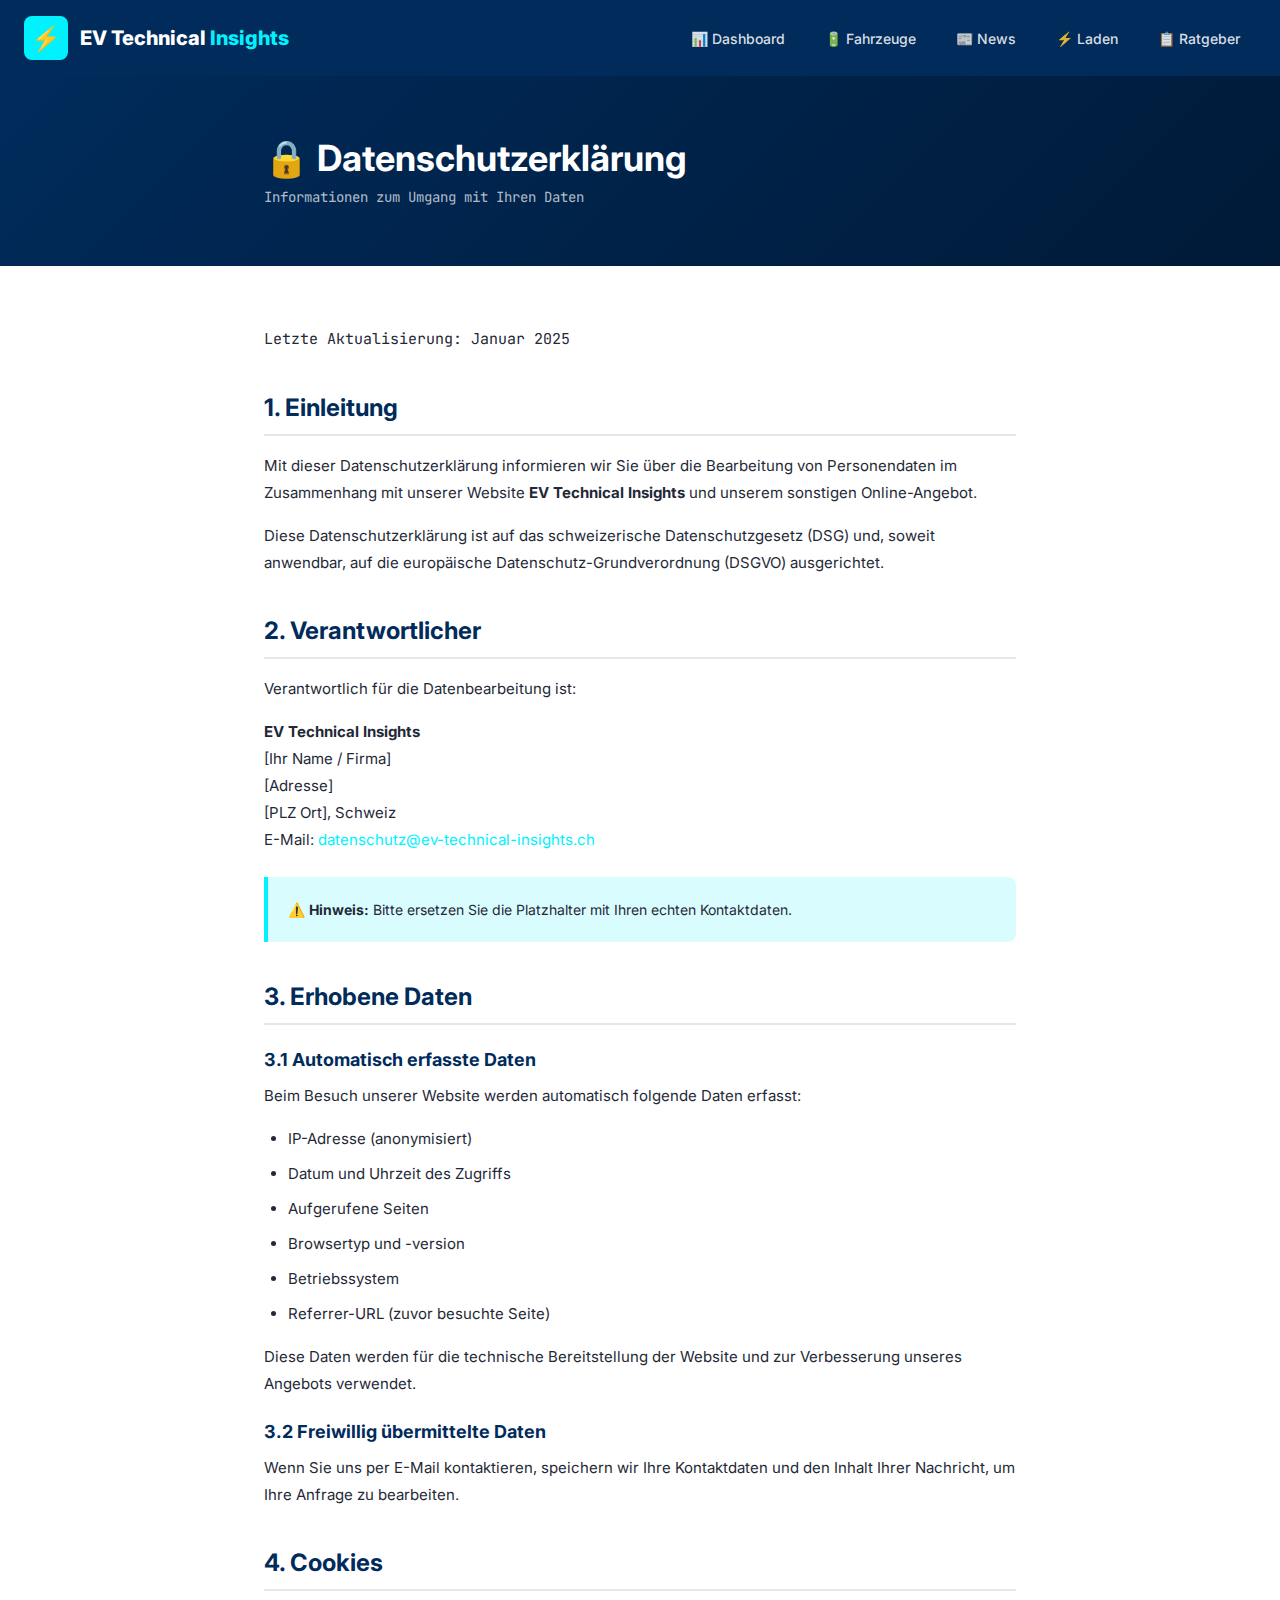
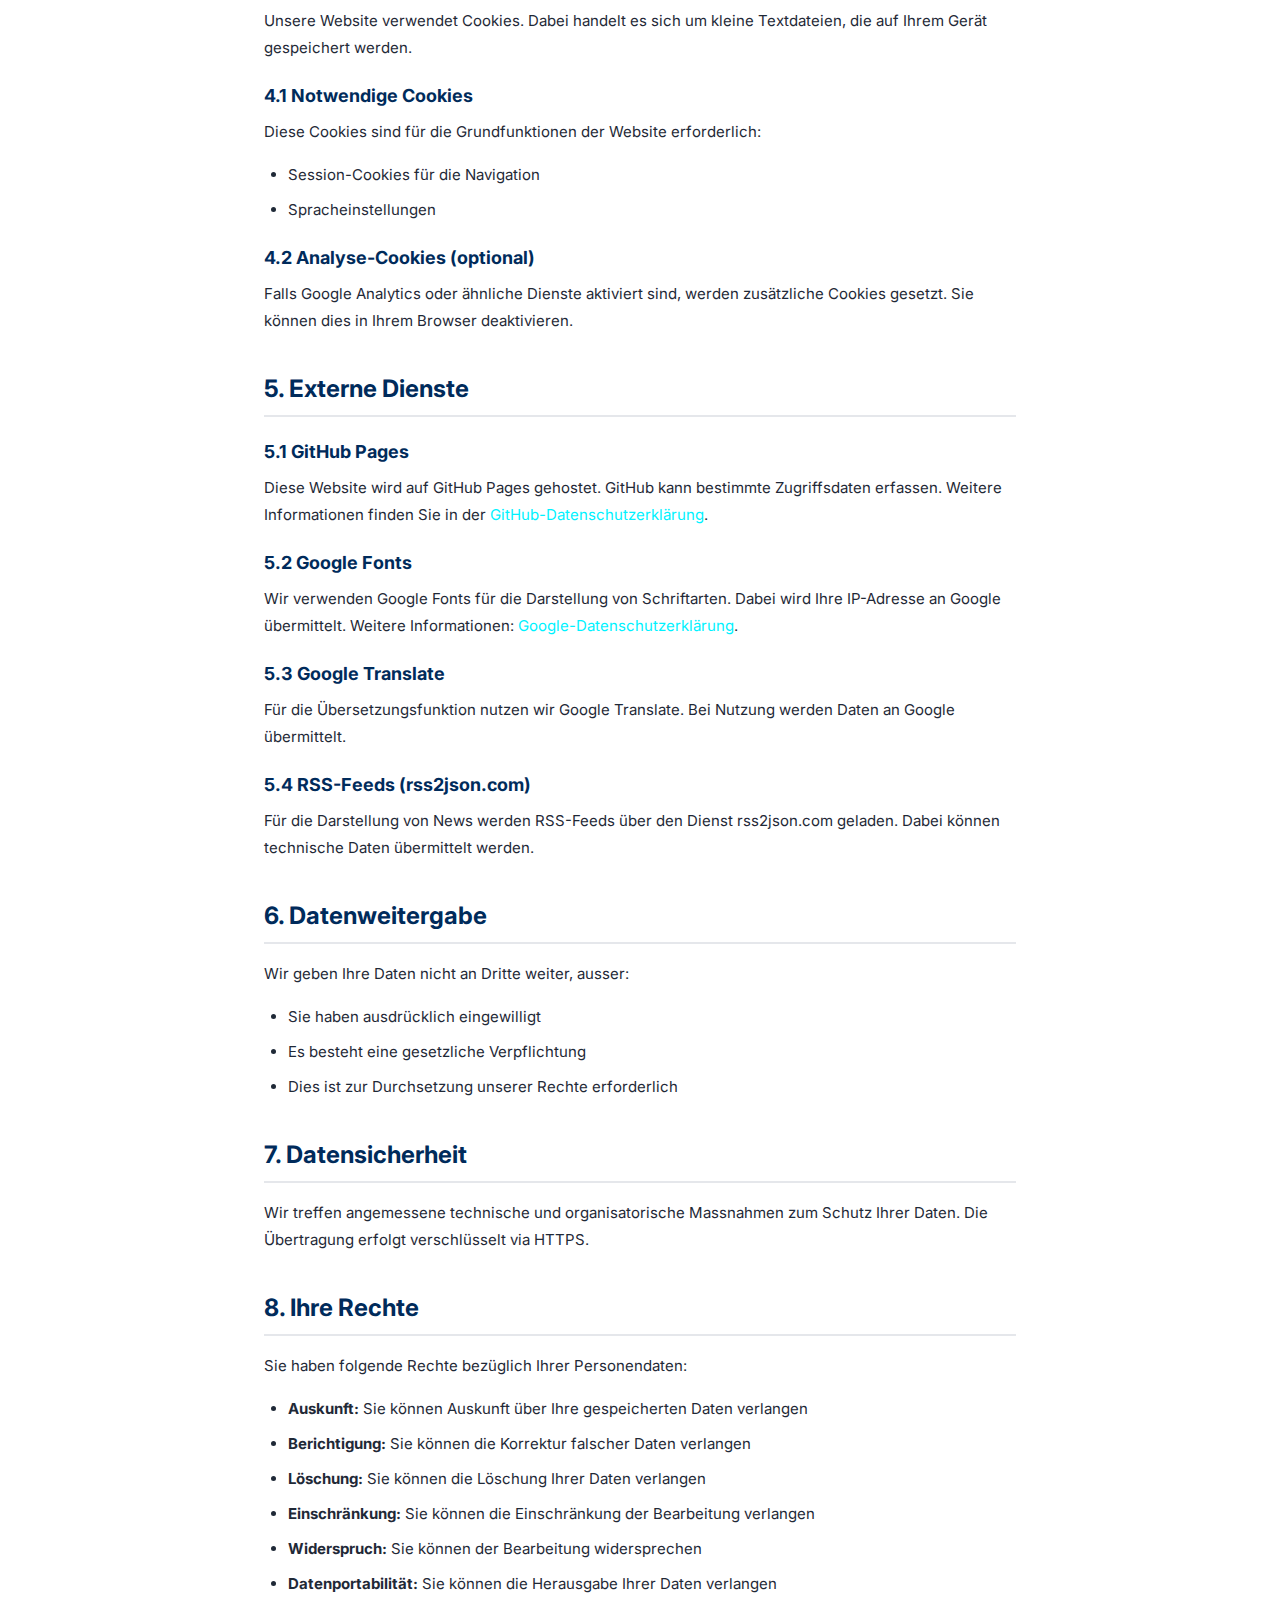
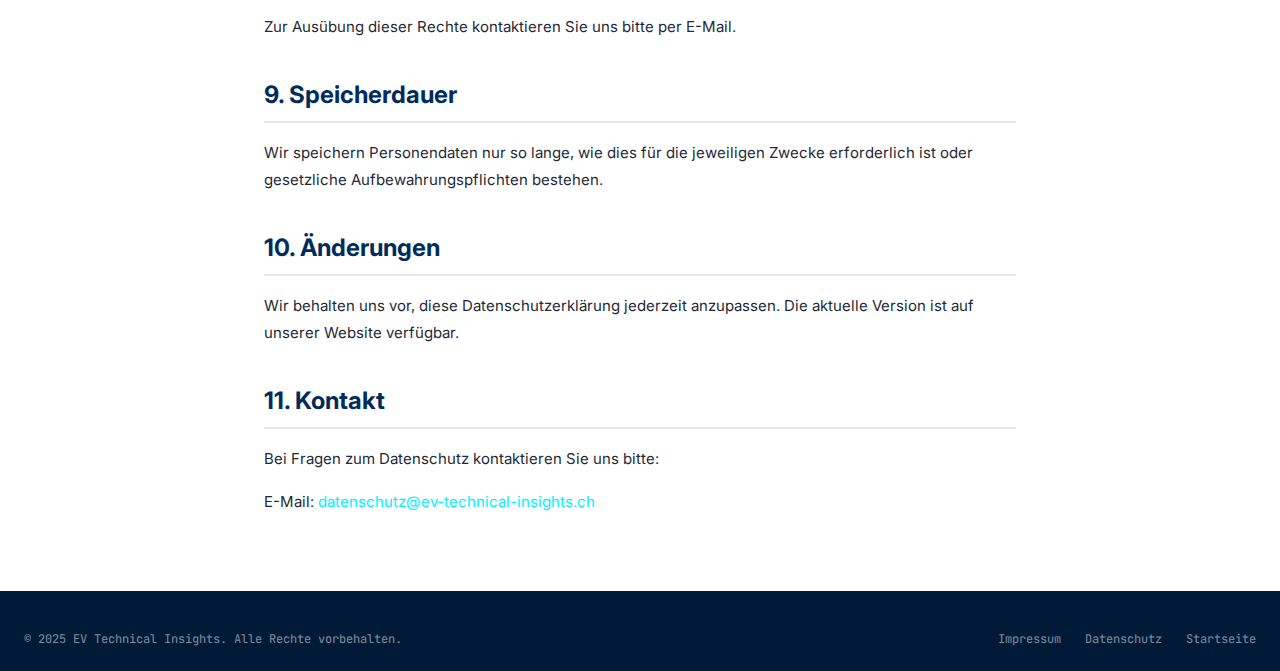
<file: datenschutz.html>
<!DOCTYPE html>
<html lang="de">
<head>
    <meta charset="UTF-8">
    <meta name="viewport" content="width=device-width, initial-scale=1.0">
    <meta name="description" content="Datenschutzerklärung - EV Technical Insights">
    <meta name="robots" content="noindex, follow">
    <title>Datenschutz | EV Technical Insights</title>
    <link href="https://fonts.googleapis.com/css2?family=Inter:wght@400;500;600;700;800&family=JetBrains+Mono:wght@400;500&display=swap" rel="stylesheet">
    <style>
        *{margin:0;padding:0;box-sizing:border-box}
        :root{--navy:#002B5B;--navy-dark:#001a38;--cyan:#00F2FF;--cyan-dim:rgba(0,242,255,0.15);--surface:#F9FAFB;--stone:#E5E7EB;--anthracite:#1F2937;--text-secondary:#6B7280;--font-headline:'Inter',sans-serif;--font-mono:'JetBrains Mono',monospace}
        body{font-family:var(--font-headline);background:var(--surface);color:var(--anthracite)}
        .container{max-width:800px;margin:0 auto;padding:0 24px}
        
        /* Header */
        .header{background:var(--navy);color:white;position:sticky;top:0;z-index:1000}
        .header-main{display:flex;justify-content:space-between;align-items:center;padding:16px 0;max-width:1280px;margin:0 auto;padding-left:24px;padding-right:24px}
        .logo{display:flex;align-items:center;gap:12px;text-decoration:none;color:white}
        .logo-icon{width:44px;height:44px;background:var(--cyan);border-radius:8px;display:flex;align-items:center;justify-content:center;font-size:24px}
        .logo-text{font-weight:800;font-size:20px}.logo-text span{color:var(--cyan)}
        .nav-links{display:flex;list-style:none;gap:8px}
        .nav-links a{color:rgba(255,255,255,0.85);text-decoration:none;font-size:14px;font-weight:500;padding:10px 16px;border-radius:6px;transition:all 0.2s}
        .nav-links a:hover{color:var(--cyan);background:rgba(0,242,255,0.1)}
        .mobile-menu-btn{display:none;background:none;border:none;color:white;font-size:28px;cursor:pointer;padding:8px}
        
        /* Page Header */
        .page-header{background:linear-gradient(135deg,var(--navy),var(--navy-dark));color:white;padding:60px 0}
        .page-header h1{font-size:36px;margin-bottom:8px}
        .page-subtitle{font-family:var(--font-mono);font-size:14px;color:rgba(255,255,255,0.7)}
        
        /* Content */
        .content{padding:60px 0;background:white}
        .content h2{font-size:24px;color:var(--navy);margin:40px 0 16px;padding-bottom:12px;border-bottom:2px solid var(--stone)}
        .content h2:first-child{margin-top:0}
        .content h3{font-size:18px;color:var(--navy);margin:24px 0 12px}
        .content p{font-size:15px;line-height:1.8;color:var(--anthracite);margin-bottom:16px}
        .content ul{margin:16px 0;padding-left:24px}
        .content li{font-size:15px;line-height:1.8;margin-bottom:8px}
        .content a{color:var(--cyan);text-decoration:none}
        .content a:hover{text-decoration:underline}
        .info-box{background:var(--cyan-dim);border-left:4px solid var(--cyan);padding:20px;border-radius:0 8px 8px 0;margin:24px 0}
        .info-box p{margin:0;font-size:14px}
        .update-date{font-family:var(--font-mono);font-size:13px;color:var(--text-secondary);margin-bottom:32px}
        
        /* Footer */
        .footer{background:var(--navy-dark);color:white;padding:40px 0 24px}
        .footer-content{display:flex;justify-content:space-between;align-items:center;max-width:1280px;margin:0 auto;padding:0 24px}
        .footer-copyright{font-family:var(--font-mono);font-size:12px;color:rgba(255,255,255,0.5)}
        .footer-links{display:flex;gap:24px}
        .footer-links a{font-family:var(--font-mono);font-size:12px;color:rgba(255,255,255,0.5);text-decoration:none}
        .footer-links a:hover{color:var(--cyan)}
        
        /* Mobile Menu */
        .mobile-menu{position:fixed;top:0;left:0;right:0;bottom:0;background:var(--navy);z-index:999;display:flex;flex-direction:column;padding:80px 24px 24px;transform:translateX(100%);transition:transform 0.3s}
        .mobile-menu.active{transform:translateX(0)}
        .mobile-menu a{color:white;text-decoration:none;font-size:20px;font-weight:600;padding:16px 0;border-bottom:1px solid rgba(255,255,255,0.1)}
        .mobile-menu-close{position:absolute;top:20px;right:20px;background:none;border:none;color:white;font-size:32px;cursor:pointer}
        
        @media(max-width:1024px){.nav-links{display:none}.mobile-menu-btn{display:block}}
        @media(max-width:768px){.page-header h1{font-size:28px}.footer-content{flex-direction:column;gap:16px;text-align:center}}
    </style>
</head>
<body>
    <!-- Mobile Menu -->
    <div class="mobile-menu" id="mobile-menu">
        <button class="mobile-menu-close" onclick="toggleMobileMenu()">✕</button>
        <a href="index.html">🏠 Home</a>
        <a href="dashboard.html">📊 Dashboard</a>
        <a href="fahrzeuge.html">🔋 Fahrzeuge</a>
        <a href="news.html">📰 News</a>
        <a href="laden.html">⚡ Laden</a>
        <a href="ratgeber.html">📋 Ratgeber</a>
        <a href="service.html">🔧 Service</a>
        <a href="reichweite.html">📏 Reichweite</a>
    </div>

    <header class="header">
        <div class="header-main">
            <a href="index.html" class="logo">
                <div class="logo-icon">⚡</div>
                <div class="logo-text">EV Technical <span>Insights</span></div>
            </a>
            <ul class="nav-links">
                <li><a href="dashboard.html">📊 Dashboard</a></li>
                <li><a href="fahrzeuge.html">🔋 Fahrzeuge</a></li>
                <li><a href="news.html">📰 News</a></li>
                <li><a href="laden.html">⚡ Laden</a></li>
                <li><a href="ratgeber.html">📋 Ratgeber</a></li>
            </ul>
            <button class="mobile-menu-btn" onclick="toggleMobileMenu()">☰</button>
        </div>
    </header>

    <section class="page-header">
        <div class="container">
            <h1>🔒 Datenschutzerklärung</h1>
            <p class="page-subtitle">Informationen zum Umgang mit Ihren Daten</p>
        </div>
    </section>

    <section class="content">
        <div class="container">
            
            <p class="update-date">Letzte Aktualisierung: Januar 2025</p>

            <h2>1. Einleitung</h2>
            <p>Mit dieser Datenschutzerklärung informieren wir Sie über die Bearbeitung von Personendaten im Zusammenhang mit unserer Website <strong>EV Technical Insights</strong> und unserem sonstigen Online-Angebot.</p>
            <p>Diese Datenschutzerklärung ist auf das schweizerische Datenschutzgesetz (DSG) und, soweit anwendbar, auf die europäische Datenschutz-Grundverordnung (DSGVO) ausgerichtet.</p>

            <h2>2. Verantwortlicher</h2>
            <p>Verantwortlich für die Datenbearbeitung ist:</p>
            <p>
                <strong>EV Technical Insights</strong><br>
                [Ihr Name / Firma]<br>
                [Adresse]<br>
                [PLZ Ort], Schweiz<br>
                E-Mail: <a href="mailto:datenschutz@ev-technical-insights.ch">datenschutz@ev-technical-insights.ch</a>
            </p>
            
            <div class="info-box">
                <p>⚠️ <strong>Hinweis:</strong> Bitte ersetzen Sie die Platzhalter mit Ihren echten Kontaktdaten.</p>
            </div>

            <h2>3. Erhobene Daten</h2>
            
            <h3>3.1 Automatisch erfasste Daten</h3>
            <p>Beim Besuch unserer Website werden automatisch folgende Daten erfasst:</p>
            <ul>
                <li>IP-Adresse (anonymisiert)</li>
                <li>Datum und Uhrzeit des Zugriffs</li>
                <li>Aufgerufene Seiten</li>
                <li>Browsertyp und -version</li>
                <li>Betriebssystem</li>
                <li>Referrer-URL (zuvor besuchte Seite)</li>
            </ul>
            <p>Diese Daten werden für die technische Bereitstellung der Website und zur Verbesserung unseres Angebots verwendet.</p>

            <h3>3.2 Freiwillig übermittelte Daten</h3>
            <p>Wenn Sie uns per E-Mail kontaktieren, speichern wir Ihre Kontaktdaten und den Inhalt Ihrer Nachricht, um Ihre Anfrage zu bearbeiten.</p>

            <h2>4. Cookies</h2>
            <p>Unsere Website verwendet Cookies. Dabei handelt es sich um kleine Textdateien, die auf Ihrem Gerät gespeichert werden.</p>
            
            <h3>4.1 Notwendige Cookies</h3>
            <p>Diese Cookies sind für die Grundfunktionen der Website erforderlich:</p>
            <ul>
                <li>Session-Cookies für die Navigation</li>
                <li>Spracheinstellungen</li>
            </ul>

            <h3>4.2 Analyse-Cookies (optional)</h3>
            <p>Falls Google Analytics oder ähnliche Dienste aktiviert sind, werden zusätzliche Cookies gesetzt. Sie können dies in Ihrem Browser deaktivieren.</p>

            <h2>5. Externe Dienste</h2>

            <h3>5.1 GitHub Pages</h3>
            <p>Diese Website wird auf GitHub Pages gehostet. GitHub kann bestimmte Zugriffsdaten erfassen. Weitere Informationen finden Sie in der <a href="https://docs.github.com/en/site-policy/privacy-policies/github-privacy-statement" target="_blank">GitHub-Datenschutzerklärung</a>.</p>

            <h3>5.2 Google Fonts</h3>
            <p>Wir verwenden Google Fonts für die Darstellung von Schriftarten. Dabei wird Ihre IP-Adresse an Google übermittelt. Weitere Informationen: <a href="https://policies.google.com/privacy" target="_blank">Google-Datenschutzerklärung</a>.</p>

            <h3>5.3 Google Translate</h3>
            <p>Für die Übersetzungsfunktion nutzen wir Google Translate. Bei Nutzung werden Daten an Google übermittelt.</p>

            <h3>5.4 RSS-Feeds (rss2json.com)</h3>
            <p>Für die Darstellung von News werden RSS-Feeds über den Dienst rss2json.com geladen. Dabei können technische Daten übermittelt werden.</p>

            <h2>6. Datenweitergabe</h2>
            <p>Wir geben Ihre Daten nicht an Dritte weiter, ausser:</p>
            <ul>
                <li>Sie haben ausdrücklich eingewilligt</li>
                <li>Es besteht eine gesetzliche Verpflichtung</li>
                <li>Dies ist zur Durchsetzung unserer Rechte erforderlich</li>
            </ul>

            <h2>7. Datensicherheit</h2>
            <p>Wir treffen angemessene technische und organisatorische Massnahmen zum Schutz Ihrer Daten. Die Übertragung erfolgt verschlüsselt via HTTPS.</p>

            <h2>8. Ihre Rechte</h2>
            <p>Sie haben folgende Rechte bezüglich Ihrer Personendaten:</p>
            <ul>
                <li><strong>Auskunft:</strong> Sie können Auskunft über Ihre gespeicherten Daten verlangen</li>
                <li><strong>Berichtigung:</strong> Sie können die Korrektur falscher Daten verlangen</li>
                <li><strong>Löschung:</strong> Sie können die Löschung Ihrer Daten verlangen</li>
                <li><strong>Einschränkung:</strong> Sie können die Einschränkung der Bearbeitung verlangen</li>
                <li><strong>Widerspruch:</strong> Sie können der Bearbeitung widersprechen</li>
                <li><strong>Datenportabilität:</strong> Sie können die Herausgabe Ihrer Daten verlangen</li>
            </ul>
            <p>Zur Ausübung dieser Rechte kontaktieren Sie uns bitte per E-Mail.</p>

            <h2>9. Speicherdauer</h2>
            <p>Wir speichern Personendaten nur so lange, wie dies für die jeweiligen Zwecke erforderlich ist oder gesetzliche Aufbewahrungspflichten bestehen.</p>

            <h2>10. Änderungen</h2>
            <p>Wir behalten uns vor, diese Datenschutzerklärung jederzeit anzupassen. Die aktuelle Version ist auf unserer Website verfügbar.</p>

            <h2>11. Kontakt</h2>
            <p>Bei Fragen zum Datenschutz kontaktieren Sie uns bitte:</p>
            <p>
                E-Mail: <a href="mailto:datenschutz@ev-technical-insights.ch">datenschutz@ev-technical-insights.ch</a>
            </p>

        </div>
    </section>

    <footer class="footer">
        <div class="footer-content">
            <p class="footer-copyright">© 2025 EV Technical Insights. Alle Rechte vorbehalten.</p>
            <div class="footer-links">
                <a href="impressum.html">Impressum</a>
                <a href="datenschutz.html">Datenschutz</a>
                <a href="index.html">Startseite</a>
            </div>
        </div>
    </footer>

    <script>
        function toggleMobileMenu() {
            document.getElementById('mobile-menu').classList.toggle('active');
            document.body.style.overflow = document.getElementById('mobile-menu').classList.contains('active') ? 'hidden' : '';
        }
    </script>
</body>
</html>
</file>
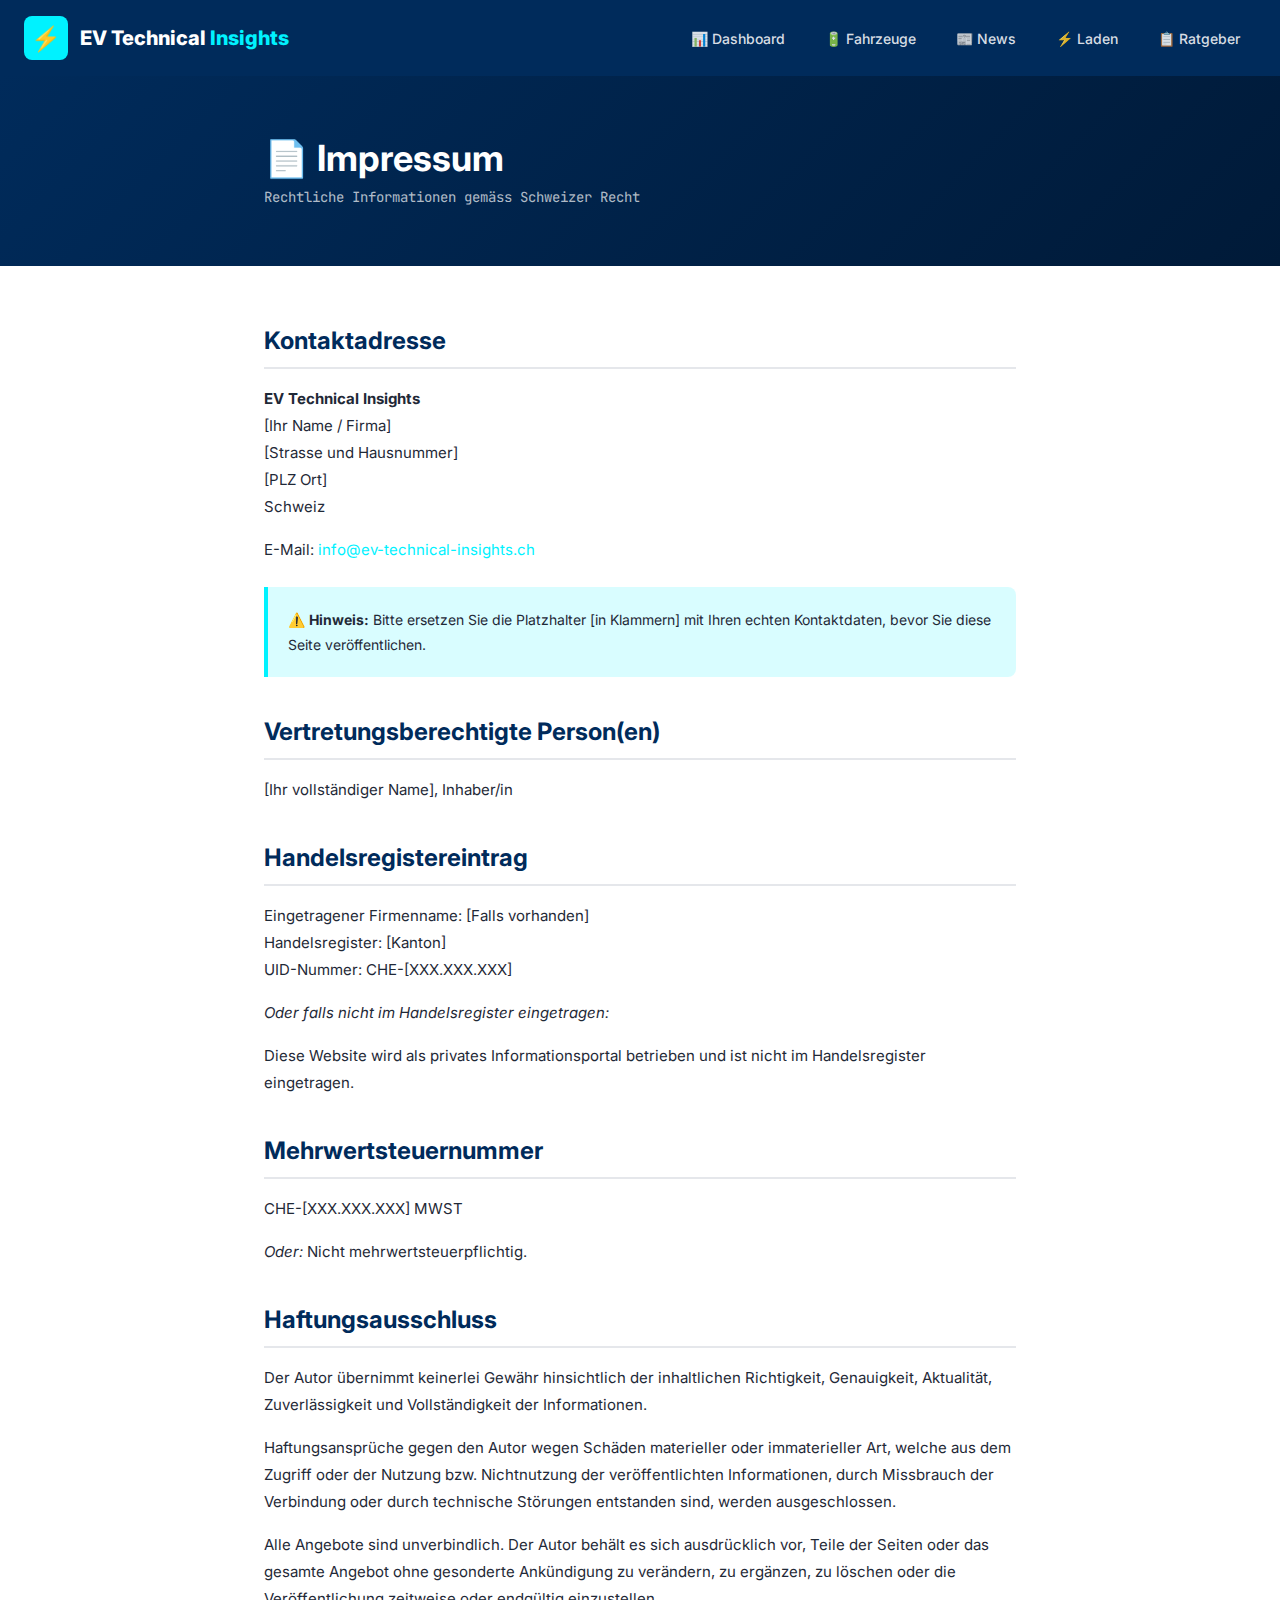
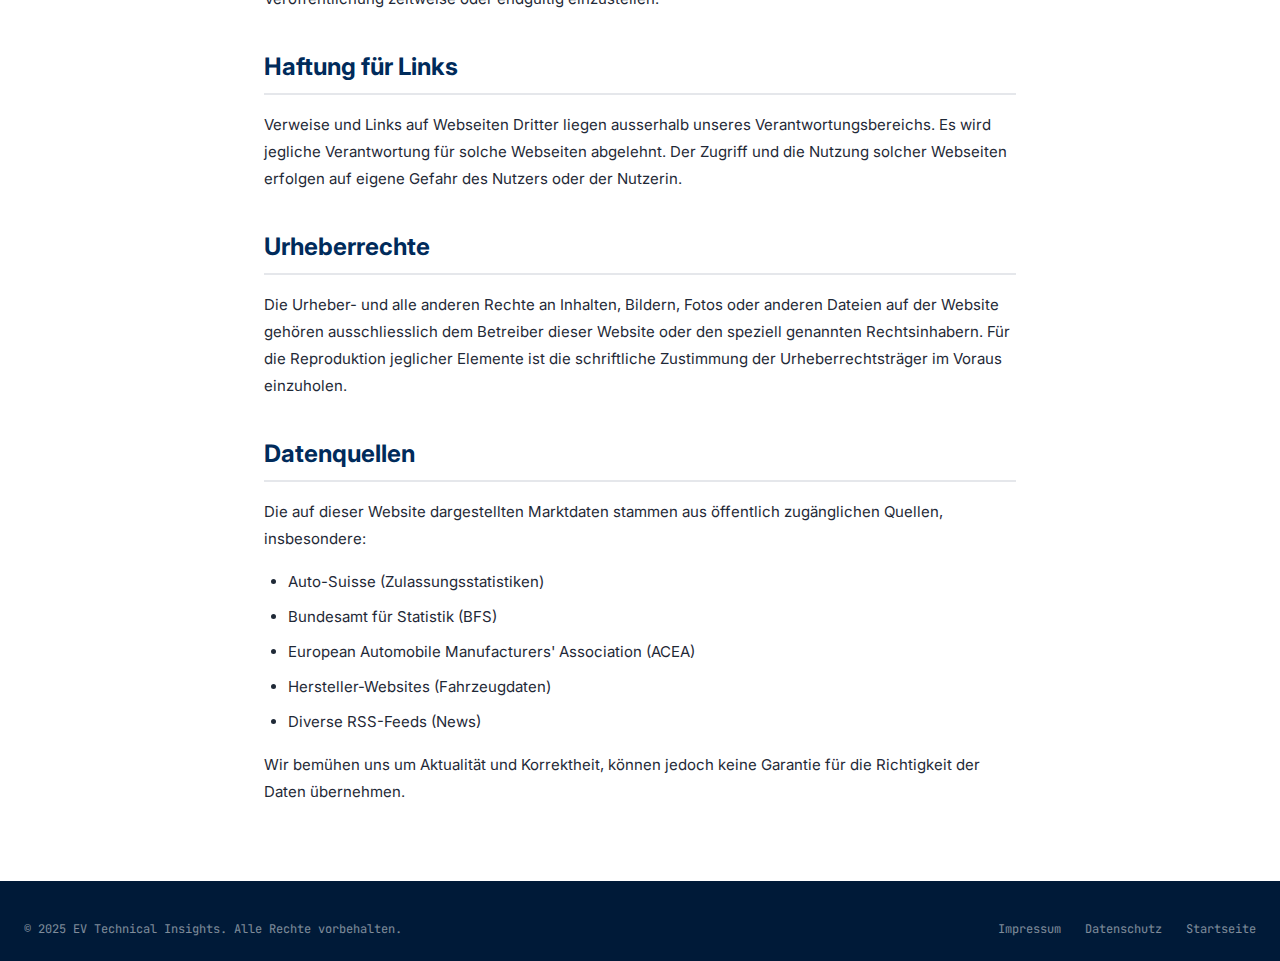
<file: impressum.html>
<!DOCTYPE html>
<html lang="de">
<head>
    <meta charset="UTF-8">
    <meta name="viewport" content="width=device-width, initial-scale=1.0">
    <meta name="description" content="Impressum - EV Technical Insights">
    <meta name="robots" content="noindex, follow">
    <title>Impressum | EV Technical Insights</title>
    <link href="https://fonts.googleapis.com/css2?family=Inter:wght@400;500;600;700;800&family=JetBrains+Mono:wght@400;500&display=swap" rel="stylesheet">
    <style>
        *{margin:0;padding:0;box-sizing:border-box}
        :root{--navy:#002B5B;--navy-dark:#001a38;--cyan:#00F2FF;--cyan-dim:rgba(0,242,255,0.15);--surface:#F9FAFB;--stone:#E5E7EB;--anthracite:#1F2937;--text-secondary:#6B7280;--font-headline:'Inter',sans-serif;--font-mono:'JetBrains Mono',monospace}
        body{font-family:var(--font-headline);background:var(--surface);color:var(--anthracite)}
        .container{max-width:800px;margin:0 auto;padding:0 24px}
        
        /* Header */
        .header{background:var(--navy);color:white;position:sticky;top:0;z-index:1000}
        .header-main{display:flex;justify-content:space-between;align-items:center;padding:16px 0;max-width:1280px;margin:0 auto;padding-left:24px;padding-right:24px}
        .logo{display:flex;align-items:center;gap:12px;text-decoration:none;color:white}
        .logo-icon{width:44px;height:44px;background:var(--cyan);border-radius:8px;display:flex;align-items:center;justify-content:center;font-size:24px}
        .logo-text{font-weight:800;font-size:20px}.logo-text span{color:var(--cyan)}
        .nav-links{display:flex;list-style:none;gap:8px}
        .nav-links a{color:rgba(255,255,255,0.85);text-decoration:none;font-size:14px;font-weight:500;padding:10px 16px;border-radius:6px;transition:all 0.2s}
        .nav-links a:hover{color:var(--cyan);background:rgba(0,242,255,0.1)}
        .mobile-menu-btn{display:none;background:none;border:none;color:white;font-size:28px;cursor:pointer;padding:8px}
        
        /* Page Header */
        .page-header{background:linear-gradient(135deg,var(--navy),var(--navy-dark));color:white;padding:60px 0}
        .page-header h1{font-size:36px;margin-bottom:8px}
        .page-subtitle{font-family:var(--font-mono);font-size:14px;color:rgba(255,255,255,0.7)}
        
        /* Content */
        .content{padding:60px 0;background:white}
        .content-inner{background:white;border-radius:16px}
        .content h2{font-size:24px;color:var(--navy);margin:40px 0 16px;padding-bottom:12px;border-bottom:2px solid var(--stone)}
        .content h2:first-child{margin-top:0}
        .content h3{font-size:18px;color:var(--navy);margin:24px 0 12px}
        .content p{font-size:15px;line-height:1.8;color:var(--anthracite);margin-bottom:16px}
        .content ul{margin:16px 0;padding-left:24px}
        .content li{font-size:15px;line-height:1.8;margin-bottom:8px}
        .content a{color:var(--cyan);text-decoration:none}
        .content a:hover{text-decoration:underline}
        .info-box{background:var(--cyan-dim);border-left:4px solid var(--cyan);padding:20px;border-radius:0 8px 8px 0;margin:24px 0}
        .info-box p{margin:0;font-size:14px}
        
        /* Footer */
        .footer{background:var(--navy-dark);color:white;padding:40px 0 24px}
        .footer-content{display:flex;justify-content:space-between;align-items:center;max-width:1280px;margin:0 auto;padding:0 24px}
        .footer-copyright{font-family:var(--font-mono);font-size:12px;color:rgba(255,255,255,0.5)}
        .footer-links{display:flex;gap:24px}
        .footer-links a{font-family:var(--font-mono);font-size:12px;color:rgba(255,255,255,0.5);text-decoration:none}
        .footer-links a:hover{color:var(--cyan)}
        
        /* Mobile Menu */
        .mobile-menu{position:fixed;top:0;left:0;right:0;bottom:0;background:var(--navy);z-index:999;display:flex;flex-direction:column;padding:80px 24px 24px;transform:translateX(100%);transition:transform 0.3s}
        .mobile-menu.active{transform:translateX(0)}
        .mobile-menu a{color:white;text-decoration:none;font-size:20px;font-weight:600;padding:16px 0;border-bottom:1px solid rgba(255,255,255,0.1)}
        .mobile-menu-close{position:absolute;top:20px;right:20px;background:none;border:none;color:white;font-size:32px;cursor:pointer}
        
        @media(max-width:1024px){.nav-links{display:none}.mobile-menu-btn{display:block}}
        @media(max-width:768px){.page-header h1{font-size:28px}.footer-content{flex-direction:column;gap:16px;text-align:center}}
    </style>
</head>
<body>
    <!-- Mobile Menu -->
    <div class="mobile-menu" id="mobile-menu">
        <button class="mobile-menu-close" onclick="toggleMobileMenu()">✕</button>
        <a href="index.html">🏠 Home</a>
        <a href="dashboard.html">📊 Dashboard</a>
        <a href="fahrzeuge.html">🔋 Fahrzeuge</a>
        <a href="news.html">📰 News</a>
        <a href="laden.html">⚡ Laden</a>
        <a href="ratgeber.html">📋 Ratgeber</a>
        <a href="service.html">🔧 Service</a>
        <a href="reichweite.html">📏 Reichweite</a>
    </div>

    <header class="header">
        <div class="header-main">
            <a href="index.html" class="logo">
                <div class="logo-icon">⚡</div>
                <div class="logo-text">EV Technical <span>Insights</span></div>
            </a>
            <ul class="nav-links">
                <li><a href="dashboard.html">📊 Dashboard</a></li>
                <li><a href="fahrzeuge.html">🔋 Fahrzeuge</a></li>
                <li><a href="news.html">📰 News</a></li>
                <li><a href="laden.html">⚡ Laden</a></li>
                <li><a href="ratgeber.html">📋 Ratgeber</a></li>
            </ul>
            <button class="mobile-menu-btn" onclick="toggleMobileMenu()">☰</button>
        </div>
    </header>

    <section class="page-header">
        <div class="container">
            <h1>📄 Impressum</h1>
            <p class="page-subtitle">Rechtliche Informationen gemäss Schweizer Recht</p>
        </div>
    </section>

    <section class="content">
        <div class="container">
            <div class="content-inner">
                
                <h2>Kontaktadresse</h2>
                <p>
                    <strong>EV Technical Insights</strong><br>
                    [Ihr Name / Firma]<br>
                    [Strasse und Hausnummer]<br>
                    [PLZ Ort]<br>
                    Schweiz
                </p>
                <p>
                    E-Mail: <a href="mailto:info@ev-technical-insights.ch">info@ev-technical-insights.ch</a>
                </p>
                
                <div class="info-box">
                    <p>⚠️ <strong>Hinweis:</strong> Bitte ersetzen Sie die Platzhalter [in Klammern] mit Ihren echten Kontaktdaten, bevor Sie diese Seite veröffentlichen.</p>
                </div>

                <h2>Vertretungsberechtigte Person(en)</h2>
                <p>[Ihr vollständiger Name], Inhaber/in</p>

                <h2>Handelsregistereintrag</h2>
                <p>
                    Eingetragener Firmenname: [Falls vorhanden]<br>
                    Handelsregister: [Kanton]<br>
                    UID-Nummer: CHE-[XXX.XXX.XXX]
                </p>
                <p><em>Oder falls nicht im Handelsregister eingetragen:</em></p>
                <p>Diese Website wird als privates Informationsportal betrieben und ist nicht im Handelsregister eingetragen.</p>

                <h2>Mehrwertsteuernummer</h2>
                <p>CHE-[XXX.XXX.XXX] MWST</p>
                <p><em>Oder:</em> Nicht mehrwertsteuerpflichtig.</p>

                <h2>Haftungsausschluss</h2>
                <p>Der Autor übernimmt keinerlei Gewähr hinsichtlich der inhaltlichen Richtigkeit, Genauigkeit, Aktualität, Zuverlässigkeit und Vollständigkeit der Informationen.</p>
                <p>Haftungsansprüche gegen den Autor wegen Schäden materieller oder immaterieller Art, welche aus dem Zugriff oder der Nutzung bzw. Nichtnutzung der veröffentlichten Informationen, durch Missbrauch der Verbindung oder durch technische Störungen entstanden sind, werden ausgeschlossen.</p>
                <p>Alle Angebote sind unverbindlich. Der Autor behält es sich ausdrücklich vor, Teile der Seiten oder das gesamte Angebot ohne gesonderte Ankündigung zu verändern, zu ergänzen, zu löschen oder die Veröffentlichung zeitweise oder endgültig einzustellen.</p>

                <h2>Haftung für Links</h2>
                <p>Verweise und Links auf Webseiten Dritter liegen ausserhalb unseres Verantwortungsbereichs. Es wird jegliche Verantwortung für solche Webseiten abgelehnt. Der Zugriff und die Nutzung solcher Webseiten erfolgen auf eigene Gefahr des Nutzers oder der Nutzerin.</p>

                <h2>Urheberrechte</h2>
                <p>Die Urheber- und alle anderen Rechte an Inhalten, Bildern, Fotos oder anderen Dateien auf der Website gehören ausschliesslich dem Betreiber dieser Website oder den speziell genannten Rechtsinhabern. Für die Reproduktion jeglicher Elemente ist die schriftliche Zustimmung der Urheberrechtsträger im Voraus einzuholen.</p>

                <h2>Datenquellen</h2>
                <p>Die auf dieser Website dargestellten Marktdaten stammen aus öffentlich zugänglichen Quellen, insbesondere:</p>
                <ul>
                    <li>Auto-Suisse (Zulassungsstatistiken)</li>
                    <li>Bundesamt für Statistik (BFS)</li>
                    <li>European Automobile Manufacturers' Association (ACEA)</li>
                    <li>Hersteller-Websites (Fahrzeugdaten)</li>
                    <li>Diverse RSS-Feeds (News)</li>
                </ul>
                <p>Wir bemühen uns um Aktualität und Korrektheit, können jedoch keine Garantie für die Richtigkeit der Daten übernehmen.</p>

            </div>
        </div>
    </section>

    <footer class="footer">
        <div class="footer-content">
            <p class="footer-copyright">© 2025 EV Technical Insights. Alle Rechte vorbehalten.</p>
            <div class="footer-links">
                <a href="impressum.html">Impressum</a>
                <a href="datenschutz.html">Datenschutz</a>
                <a href="index.html">Startseite</a>
            </div>
        </div>
    </footer>

    <script>
        function toggleMobileMenu() {
            document.getElementById('mobile-menu').classList.toggle('active');
            document.body.style.overflow = document.getElementById('mobile-menu').classList.contains('active') ? 'hidden' : '';
        }
    </script>
</body>
</html>
</file>
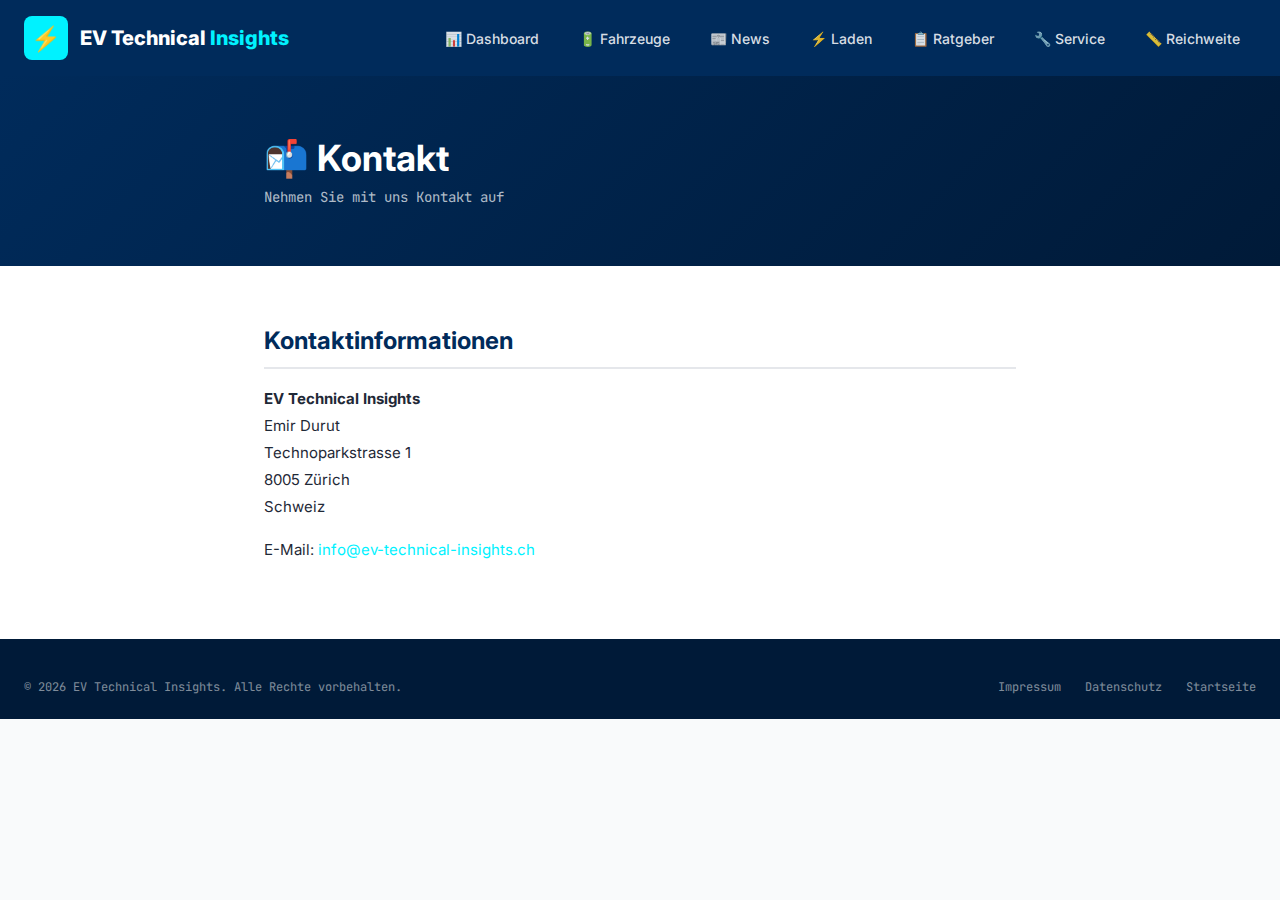
<file: kontakt.html>
<!DOCTYPE html>
<html lang="de">
<head>
    <meta charset="UTF-8">
    <meta name="viewport" content="width=device-width, initial-scale=1.0">
    <meta name="description" content="Kontaktseite der Website EV Technical Insights.">
    <meta name="robots" content="noindex, follow">
    <title>Kontakt | EV Technical Insights</title>
    <link href="https://fonts.googleapis.com/css2?family=Inter:wght@400;500;600;700;800&family=JetBrains+Mono:wght@400;500&display=swap" rel="stylesheet">
    <style>
        *{margin:0;padding:0;box-sizing:border-box}
        :root{--navy:#002B5B;--navy-dark:#001a38;--cyan:#00F2FF;--cyan-dim:rgba(0,242,255,0.15);--surface:#F9FAFB;--stone:#E5E7EB;--anthracite:#1F2937;--text-secondary:#6B7280;--font-headline:'Inter',sans-serif;--font-mono:'JetBrains Mono',monospace}
        body{font-family:var(--font-headline);background:var(--surface);color:var(--anthracite)}
        .container{max-width:800px;margin:0 auto;padding:0 24px}
        
        /* Header */
        .header{background:var(--navy);color:white;position:sticky;top:0;z-index:1000}
        .header-main{display:flex;justify-content:space-between;align-items:center;padding:16px 0;max-width:1280px;margin:0 auto;padding-left:24px;padding-right:24px}
        .logo{display:flex;align-items:center;gap:12px;text-decoration:none;color:white}
        .logo-icon{width:44px;height:44px;background:var(--cyan);border-radius:8px;display:flex;align-items:center;justify-content:center;font-size:24px}
        .logo-text{font-weight:800;font-size:20px}.logo-text span{color:var(--cyan)}
        .nav-links{display:flex;list-style:none;gap:8px}
        .nav-links a{color:rgba(255,255,255,0.85);text-decoration:none;font-size:14px;font-weight:500;padding:10px 16px;border-radius:6px;transition:all 0.2s}
        .nav-links a:hover{color:var(--cyan);background:rgba(0,242,255,0.1)}
        .mobile-menu-btn{display:none;background:none;border:none;color:white;font-size:28px;cursor:pointer;padding:8px}
        
        /* Page Header */
        .page-header{background:linear-gradient(135deg,var(--navy),var(--navy-dark));color:white;padding:60px 0}
        .page-header h1{font-size:36px;margin-bottom:8px}
        .page-subtitle{font-family:var(--font-mono);font-size:14px;color:rgba(255,255,255,0.7)}
        
        /* Content */
        .content{padding:60px 0;background:white}
        .content h2{font-size:24px;color:var(--navy);margin:40px 0 16px;padding-bottom:12px;border-bottom:2px solid var(--stone)}
        .content h2:first-child{margin-top:0}
        .content p{font-size:15px;line-height:1.8;color:var(--anthracite);margin-bottom:16px}
        .content a{color:var(--cyan);text-decoration:none}
        .content a:hover{text-decoration:underline}
        
        /* Footer */
        .footer{background:var(--navy-dark);color:white;padding:40px 0 24px}
        .footer-content{display:flex;justify-content:space-between;align-items:center;max-width:1280px;margin:0 auto;padding:0 24px}
        .footer-copyright{font-family:var(--font-mono);font-size:12px;color:rgba(255,255,255,0.5)}
        .footer-links{display:flex;gap:24px}
        .footer-links a{font-family:var(--font-mono);font-size:12px;color:rgba(255,255,255,0.5);text-decoration:none}
        .footer-links a:hover{color:var(--cyan)}
        
        /* Mobile Menu */
        .mobile-menu{position:fixed;top:0;left:0;right:0;bottom:0;background:var(--navy);z-index:999;display:flex;flex-direction:column;padding:80px 24px 24px;transform:translateX(100%);transition:transform 0.3s}
        .mobile-menu.active{transform:translateX(0)}
        .mobile-menu a{color:white;text-decoration:none;font-size:20px;font-weight:600;padding:16px 0;border-bottom:1px solid rgba(255,255,255,0.1)}
        .mobile-menu-close{position:absolute;top:20px;right:20px;background:none;border:none;color:white;font-size:32px;cursor:pointer}
        
        @media(max-width:1024px){.nav-links{display:none}.mobile-menu-btn{display:block}}
        @media(max-width:768px){.page-header h1{font-size:28px}.footer-content{flex-direction:column;gap:16px;text-align:center}}
    </style>
</head>
<body>
    <!-- Mobile Menu -->
    <div class="mobile-menu" id="mobile-menu">
        <button class="mobile-menu-close" onclick="toggleMobileMenu()">✕</button>
        <a href="index.html">🏠 Home</a>
        <a href="dashboard.html">📊 Dashboard</a>
        <a href="fahrzeuge.html">🔋 Fahrzeuge</a>
        <a href="news.html">📰 News</a>
        <a href="laden.html">⚡ Laden</a>
        <a href="ratgeber.html">📋 Ratgeber</a>
        <a href="service.html">🔧 Service</a>
        <a href="reichweite.html">📏 Reichweite</a>
    </div>

    <header class="header">
        <div class="header-main">
            <a href="index.html" class="logo">
                <div class="logo-icon">⚡</div>
                <div class="logo-text">EV Technical <span>Insights</span></div>
            </a>
            <ul class="nav-links">
                <li><a href="dashboard.html">📊 Dashboard</a></li>
                <li><a href="fahrzeuge.html">🔋 Fahrzeuge</a></li>
                <li><a href="news.html">📰 News</a></li>
                <li><a href="laden.html">⚡ Laden</a></li>
                <li><a href="ratgeber.html">📋 Ratgeber</a></li>
                <li><a href="service.html">🔧 Service</a></li>
                <li><a href="reichweite.html">📏 Reichweite</a></li>
            </ul>
            <button class="mobile-menu-btn" onclick="toggleMobileMenu()">☰</button>
        </div>
    </header>

    <section class="page-header">
        <div class="container">
            <h1>📬 Kontakt</h1>
            <p class="page-subtitle">Nehmen Sie mit uns Kontakt auf</p>
        </div>
    </section>

    <section class="content">
        <div class="container">
            <h2>Kontaktinformationen</h2>
            <p>
                <strong>EV Technical Insights</strong><br>
                Emir Durut<br>
                Technoparkstrasse 1<br>
                8005 Zürich<br>
                Schweiz
            </p>
            <p>
                E-Mail: <a href="mailto:info@ev-technical-insights.ch">info@ev-technical-insights.ch</a>
            </p>
        </div>
    </section>

    <footer class="footer">
        <div class="footer-content">
            <p class="footer-copyright">© 2026 EV Technical Insights. Alle Rechte vorbehalten.</p>
            <div class="footer-links">
                <a href="impressum.html">Impressum</a>
                <a href="datenschutz.html">Datenschutz</a>
                <a href="index.html">Startseite</a>
            </div>
        </div>
    </footer>

    <script>
        function toggleMobileMenu() {
            document.getElementById('mobile-menu').classList.toggle('active');
            document.body.style.overflow = document.getElementById('mobile-menu').classList.contains('active') ? 'hidden' : '';
        }
    </script>
</body>
</html>
</file>
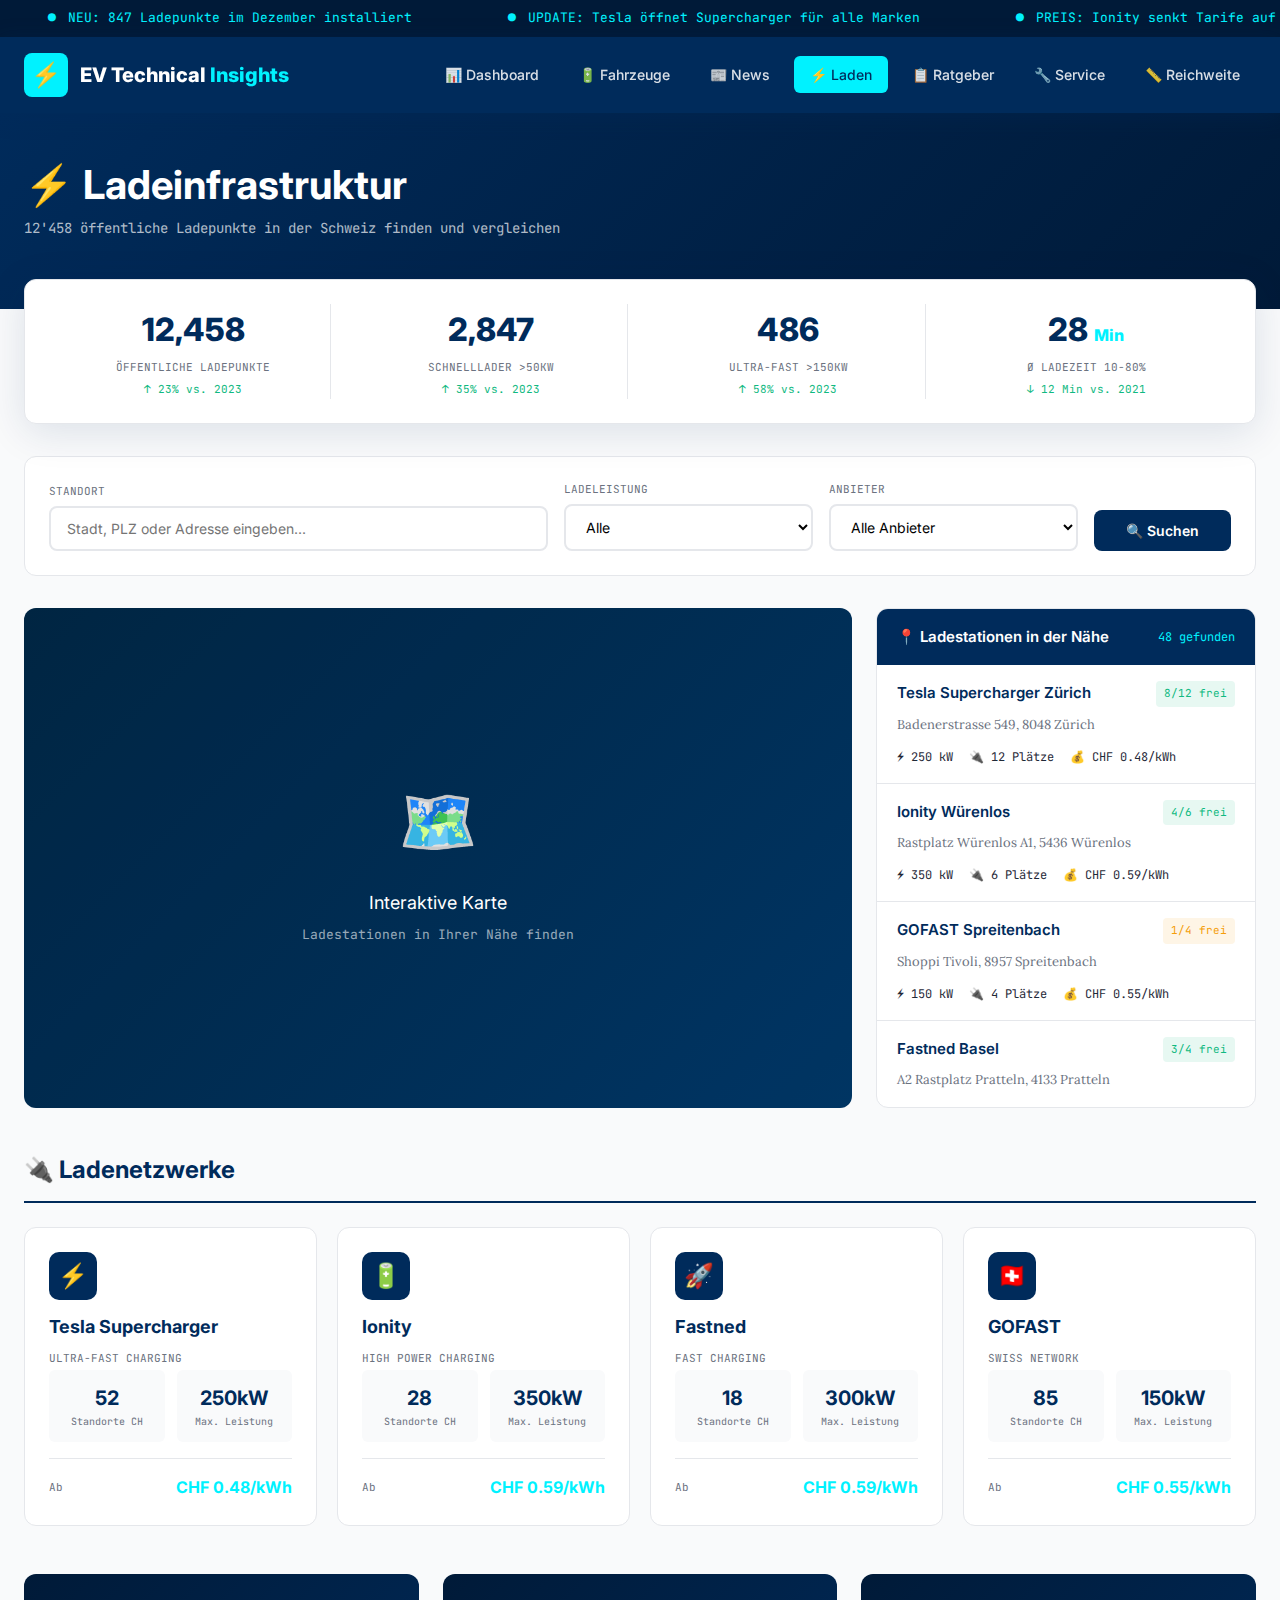
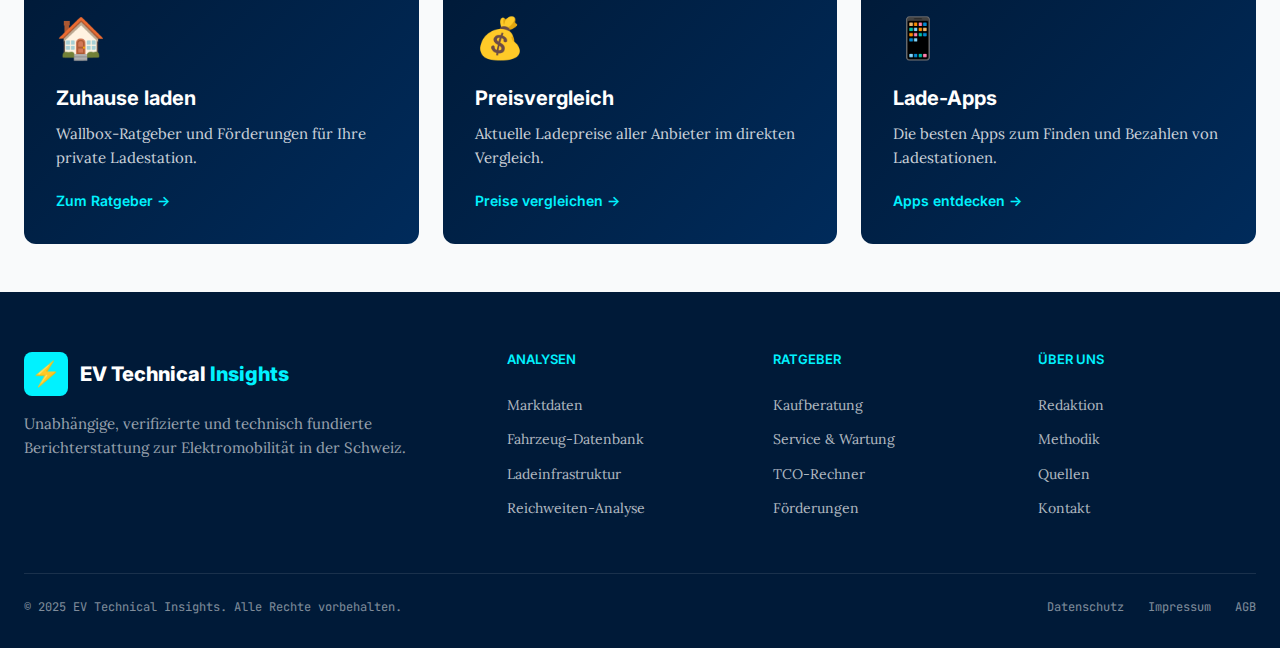
<file: laden.html>
<!DOCTYPE html>
<html lang="de">
<head>
    <meta charset="UTF-8">
    <meta name="viewport" content="width=device-width, initial-scale=1.0">
    <meta name="description" content="Ladeinfrastruktur Schweiz - Ladestationen finden und vergleichen">
    <title>Laden | EV Technical Insights</title>
    
    <link rel="preconnect" href="https://fonts.googleapis.com">
    <link rel="preconnect" href="https://fonts.gstatic.com" crossorigin>
    <link href="https://fonts.googleapis.com/css2?family=Inter:wght@400;500;600;700;800&family=Lora:ital,wght@0,400;0,500;0,600;1,400&family=JetBrains+Mono:wght@400;500&display=swap" rel="stylesheet">
    
    <style>
        *, *::before, *::after { margin: 0; padding: 0; box-sizing: border-box; }
        
        :root {
            --navy: #002B5B;
            --navy-dark: #001a38;
            --cyan: #00F2FF;
            --cyan-dim: rgba(0, 242, 255, 0.15);
            --surface: #F9FAFB;
            --stone: #E5E7EB;
            --anthracite: #1F2937;
            --text-secondary: #6B7280;
            --success: #10B981;
            --warning: #F59E0B;
            --danger: #EF4444;
            --font-headline: 'Inter', -apple-system, sans-serif;
            --font-body: 'Lora', Georgia, serif;
            --font-mono: 'JetBrains Mono', monospace;
            --content-width: 1280px;
        }
        
        html { scroll-behavior: smooth; }
        body { font-family: var(--font-body); font-size: 18px; line-height: 1.6; color: var(--anthracite); background: var(--surface); }
        h1, h2, h3, h4 { font-family: var(--font-headline); font-weight: 700; color: var(--navy); line-height: 1.2; }
        .container { max-width: var(--content-width); margin: 0 auto; padding: 0 24px; }
        
        /* Ticker */
        .ticker-bar { background: var(--navy-dark); color: var(--cyan); font-family: var(--font-mono); font-size: 13px; padding: 8px 0; overflow: hidden; }
        .ticker-content { display: flex; animation: ticker 30s linear infinite; white-space: nowrap; }
        .ticker-item { padding: 0 48px; display: flex; align-items: center; gap: 12px; }
        .ticker-item::before { content: "●"; color: var(--cyan); animation: pulse 2s ease-in-out infinite; }
        @keyframes ticker { 0% { transform: translateX(0); } 100% { transform: translateX(-50%); } }
        @keyframes pulse { 0%, 100% { opacity: 1; } 50% { opacity: 0.4; } }
        
        /* Header */
        .header { background: var(--navy); color: white; position: sticky; top: 0; z-index: 1000; box-shadow: 0 4px 20px rgba(0, 43, 91, 0.3); }
        .header-main { display: flex; justify-content: space-between; align-items: center; padding: 16px 0; }
        .logo { display: flex; align-items: center; gap: 12px; text-decoration: none; color: white; }
        .logo-icon { width: 44px; height: 44px; background: var(--cyan); border-radius: 8px; display: flex; align-items: center; justify-content: center; font-size: 24px; }
        .logo-text { font-family: var(--font-headline); font-weight: 800; font-size: 20px; }
        .logo-text span { color: var(--cyan); }
        .nav-links { display: flex; list-style: none; gap: 8px; }
        .nav-links a { color: rgba(255,255,255,0.85); text-decoration: none; font-family: var(--font-headline); font-size: 14px; font-weight: 500; padding: 10px 16px; border-radius: 6px; transition: all 0.2s ease; }
        .nav-links a:hover { color: var(--cyan); background: rgba(0, 242, 255, 0.1); }
        .nav-links a.active { background: var(--cyan); color: var(--navy); }
        
        /* Page Header */
        .page-header { background: linear-gradient(135deg, var(--navy) 0%, var(--navy-dark) 100%); color: white; padding: 48px 0 70px; }
        .page-header h1 { color: white; font-size: clamp(28px, 4vw, 40px); margin-bottom: 8px; }
        .page-subtitle { font-family: var(--font-mono); font-size: 14px; color: rgba(255,255,255,0.7); }
        
        /* Stats Bar */
        .stats-bar { background: white; margin-top: -30px; position: relative; z-index: 10; border-radius: 12px; box-shadow: 0 8px 40px rgba(0, 43, 91, 0.12); padding: 24px 32px; display: grid; grid-template-columns: repeat(4, 1fr); gap: 24px; border: 1px solid var(--stone); }
        .stat-item { text-align: center; padding: 0 16px; border-right: 1px solid var(--stone); }
        .stat-item:last-child { border-right: none; }
        .stat-value { font-family: var(--font-headline); font-size: 32px; font-weight: 800; color: var(--navy); }
        .stat-value .unit { font-size: 16px; color: var(--cyan); }
        .stat-label { font-family: var(--font-mono); font-size: 11px; color: var(--text-secondary); text-transform: uppercase; margin-top: 4px; }
        .stat-change { font-family: var(--font-mono); font-size: 11px; color: var(--success); margin-top: 4px; }
        
        /* Search Section */
        .search-section { background: white; padding: 24px; border-radius: 12px; border: 1px solid var(--stone); margin: 32px 0; }
        .search-grid { display: grid; grid-template-columns: 2fr 1fr 1fr auto; gap: 16px; align-items: end; }
        .search-field { display: flex; flex-direction: column; gap: 6px; }
        .search-label { font-family: var(--font-mono); font-size: 11px; color: var(--text-secondary); text-transform: uppercase; }
        .search-input, .search-select { font-family: var(--font-headline); font-size: 14px; padding: 12px 16px; border: 2px solid var(--stone); border-radius: 8px; background: white; }
        .search-input:focus, .search-select:focus { outline: none; border-color: var(--cyan); }
        .search-btn { font-family: var(--font-headline); font-size: 14px; font-weight: 600; padding: 12px 32px; background: var(--navy); color: white; border: none; border-radius: 8px; cursor: pointer; transition: all 0.2s; }
        .search-btn:hover { background: var(--cyan); color: var(--navy); }
        
        /* Map Section */
        .map-section { display: grid; grid-template-columns: 1fr 380px; gap: 24px; margin-bottom: 48px; }
        .map-container { background: linear-gradient(135deg, var(--navy-dark) 0%, var(--navy) 100%); border-radius: 12px; height: 500px; display: flex; flex-direction: column; align-items: center; justify-content: center; color: white; position: relative; overflow: hidden; }
        .map-placeholder { text-align: center; z-index: 1; }
        .map-placeholder-icon { font-size: 64px; margin-bottom: 16px; }
        .map-placeholder-text { font-family: var(--font-headline); font-size: 18px; margin-bottom: 8px; }
        .map-placeholder-sub { font-family: var(--font-mono); font-size: 13px; color: rgba(255,255,255,0.6); }
        .map-grid-overlay { position: absolute; inset: 0; background: url("data:image/svg+xml,%3Csvg width='40' height='40' viewBox='0 0 40 40' xmlns='http://www.w3.org/2000/svg'%3E%3Cg fill='none'%3E%3Cg fill='%2300F2FF' fill-opacity='0.05'%3E%3Cpath d='M0 0h40v40H0V0zm1 1h38v38H1V1z'/%3E%3C/g%3E%3C/g%3E%3C/svg%3E"); }
        
        /* Station List */
        .station-list { background: white; border-radius: 12px; border: 1px solid var(--stone); overflow: hidden; }
        .station-list-header { background: var(--navy); color: white; padding: 16px 20px; display: flex; justify-content: space-between; align-items: center; }
        .station-list-title { font-family: var(--font-headline); font-size: 15px; font-weight: 600; }
        .station-count { font-family: var(--font-mono); font-size: 12px; color: var(--cyan); }
        .station-list-body { max-height: 436px; overflow-y: auto; }
        .station-item { padding: 16px 20px; border-bottom: 1px solid var(--stone); cursor: pointer; transition: all 0.2s; }
        .station-item:hover { background: var(--cyan-dim); }
        .station-header { display: flex; justify-content: space-between; align-items: flex-start; margin-bottom: 8px; }
        .station-name { font-family: var(--font-headline); font-size: 15px; font-weight: 600; color: var(--navy); }
        .station-status { font-family: var(--font-mono); font-size: 11px; padding: 4px 8px; border-radius: 4px; }
        .station-status.available { background: rgba(16, 185, 129, 0.1); color: var(--success); }
        .station-status.busy { background: rgba(245, 158, 11, 0.1); color: var(--warning); }
        .station-address { font-size: 13px; color: var(--text-secondary); margin-bottom: 12px; }
        .station-details { display: flex; gap: 16px; flex-wrap: wrap; }
        .station-detail { display: flex; align-items: center; gap: 6px; font-family: var(--font-mono); font-size: 12px; color: var(--anthracite); }
        
        /* Network Cards */
        .section-header { display: flex; justify-content: space-between; align-items: center; margin-bottom: 24px; padding-bottom: 16px; border-bottom: 2px solid var(--navy); }
        .section-title { font-size: 24px; display: flex; align-items: center; gap: 12px; }
        .network-grid { display: grid; grid-template-columns: repeat(4, 1fr); gap: 20px; margin-bottom: 48px; }
        .network-card { background: white; border-radius: 12px; padding: 24px; border: 1px solid var(--stone); transition: all 0.3s; }
        .network-card:hover { transform: translateY(-4px); box-shadow: 0 8px 30px rgba(0, 43, 91, 0.12); border-color: var(--cyan); }
        .network-logo { width: 48px; height: 48px; background: var(--navy); border-radius: 10px; display: flex; align-items: center; justify-content: center; font-size: 24px; margin-bottom: 16px; }
        .network-name { font-family: var(--font-headline); font-size: 18px; font-weight: 700; color: var(--navy); margin-bottom: 4px; }
        .network-type { font-family: var(--font-mono); font-size: 11px; color: var(--text-secondary); text-transform: uppercase; margin-bottom: 16px; }
        .network-stats { display: grid; grid-template-columns: 1fr 1fr; gap: 12px; }
        .network-stat { background: var(--surface); padding: 12px; border-radius: 6px; text-align: center; }
        .network-stat-value { font-family: var(--font-headline); font-size: 20px; font-weight: 700; color: var(--navy); }
        .network-stat-label { font-family: var(--font-mono); font-size: 10px; color: var(--text-secondary); }
        .network-price { margin-top: 16px; padding-top: 16px; border-top: 1px solid var(--stone); display: flex; justify-content: space-between; align-items: center; }
        .network-price-label { font-family: var(--font-mono); font-size: 11px; color: var(--text-secondary); }
        .network-price-value { font-family: var(--font-headline); font-size: 16px; font-weight: 700; color: var(--cyan); }
        
        /* Info Cards */
        .info-grid { display: grid; grid-template-columns: repeat(3, 1fr); gap: 24px; margin-bottom: 48px; }
        .info-card { background: linear-gradient(135deg, var(--navy-dark), var(--navy)); border-radius: 12px; padding: 32px; color: white; }
        .info-icon { font-size: 40px; margin-bottom: 16px; }
        .info-title { font-family: var(--font-headline); font-size: 20px; font-weight: 700; margin-bottom: 12px; color: white; }
        .info-text { font-size: 15px; color: rgba(255,255,255,0.8); margin-bottom: 20px; }
        .info-link { font-family: var(--font-headline); font-size: 14px; font-weight: 600; color: var(--cyan); text-decoration: none; display: flex; align-items: center; gap: 8px; }
        
        /* Footer */
        .footer { background: var(--navy-dark); color: white; padding: 60px 0 30px; }
        .footer-grid { display: grid; grid-template-columns: 2fr 1fr 1fr 1fr; gap: 48px; margin-bottom: 48px; }
        .footer-brand p { color: rgba(255,255,255,0.6); font-size: 15px; margin-top: 16px; }
        .footer-section h4 { color: var(--cyan); font-family: var(--font-headline); font-size: 13px; font-weight: 600; text-transform: uppercase; margin-bottom: 20px; }
        .footer-section ul { list-style: none; }
        .footer-section a { color: rgba(255,255,255,0.7); text-decoration: none; font-size: 14px; display: block; padding: 6px 0; }
        .footer-section a:hover { color: var(--cyan); }
        .footer-bottom { border-top: 1px solid rgba(255,255,255,0.1); padding-top: 24px; display: flex; justify-content: space-between; }
        .footer-copyright { font-family: var(--font-mono); font-size: 12px; color: rgba(255,255,255,0.5); }
        .footer-legal { display: flex; gap: 24px; }
        .footer-legal a { font-family: var(--font-mono); font-size: 12px; color: rgba(255,255,255,0.5); text-decoration: none; }
        
        /* Responsive */
        @media (max-width: 1024px) {
            .nav-links { display: none; }
            .map-section { grid-template-columns: 1fr; }
            .network-grid { grid-template-columns: repeat(2, 1fr); }
            .footer-grid { grid-template-columns: repeat(2, 1fr); }
        }
        @media (max-width: 768px) {
            .stats-bar { grid-template-columns: repeat(2, 1fr); }
            .search-grid { grid-template-columns: 1fr; }
            .network-grid { grid-template-columns: 1fr; }
            .info-grid { grid-template-columns: 1fr; }
            .footer-grid { grid-template-columns: 1fr; }
        }
    </style>
</head>
<body>
    <!-- Ticker -->
    <div class="ticker-bar">
        <div class="ticker-content">
            <div class="ticker-item">NEU: 847 Ladepunkte im Dezember installiert</div>
            <div class="ticker-item">UPDATE: Tesla öffnet Supercharger für alle Marken</div>
            <div class="ticker-item">PREIS: Ionity senkt Tarife auf CHF 0.59/kWh mit Abo</div>
            <div class="ticker-item">NEU: 847 Ladepunkte im Dezember installiert</div>
            <div class="ticker-item">UPDATE: Tesla öffnet Supercharger für alle Marken</div>
        </div>
    </div>

    <!-- Header -->
    <header class="header">
        <div class="container">
            <div class="header-main">
                <a href="index.html" class="logo">
                    <div class="logo-icon">⚡</div>
                    <div class="logo-text">EV Technical <span>Insights</span></div>
                </a>
                <ul class="nav-links">
                    <li><a href="dashboard.html">📊 Dashboard</a></li>
                    <li><a href="fahrzeuge.html">🔋 Fahrzeuge</a></li>
                    <li><a href="news.html">📰 News</a></li>
                    <li><a href="laden.html" class="active">⚡ Laden</a></li>
                    <li><a href="ratgeber.html">📋 Ratgeber</a></li>
                    <li><a href="service.html">🔧 Service</a></li>
                    <li><a href="reichweite.html">📏 Reichweite</a></li>
                </ul>
            </div>
        </div>
    </header>

    <!-- Page Header -->
    <section class="page-header">
        <div class="container">
            <h1>⚡ Ladeinfrastruktur</h1>
            <p class="page-subtitle">12'458 öffentliche Ladepunkte in der Schweiz finden und vergleichen</p>
        </div>
    </section>

    <main>
        <div class="container">
            <!-- Stats Bar -->
            <div class="stats-bar">
                <div class="stat-item">
                    <div class="stat-value">12,458</div>
                    <div class="stat-label">Öffentliche Ladepunkte</div>
                    <div class="stat-change">↑ 23% vs. 2023</div>
                </div>
                <div class="stat-item">
                    <div class="stat-value">2,847</div>
                    <div class="stat-label">Schnelllader >50kW</div>
                    <div class="stat-change">↑ 35% vs. 2023</div>
                </div>
                <div class="stat-item">
                    <div class="stat-value">486</div>
                    <div class="stat-label">Ultra-Fast >150kW</div>
                    <div class="stat-change">↑ 58% vs. 2023</div>
                </div>
                <div class="stat-item">
                    <div class="stat-value">28 <span class="unit">Min</span></div>
                    <div class="stat-label">Ø Ladezeit 10-80%</div>
                    <div class="stat-change">↓ 12 Min vs. 2021</div>
                </div>
            </div>

            <!-- Search Section -->
            <div class="search-section">
                <div class="search-grid">
                    <div class="search-field">
                        <span class="search-label">Standort</span>
                        <input type="text" class="search-input" placeholder="Stadt, PLZ oder Adresse eingeben...">
                    </div>
                    <div class="search-field">
                        <span class="search-label">Ladeleistung</span>
                        <select class="search-select">
                            <option>Alle</option>
                            <option>> 150 kW (Ultra-Fast)</option>
                            <option>> 50 kW (Schnelllader)</option>
                            <option>> 22 kW (AC)</option>
                            <option>> 11 kW (AC)</option>
                        </select>
                    </div>
                    <div class="search-field">
                        <span class="search-label">Anbieter</span>
                        <select class="search-select">
                            <option>Alle Anbieter</option>
                            <option>Tesla Supercharger</option>
                            <option>Ionity</option>
                            <option>Fastned</option>
                            <option>GOFAST</option>
                            <option>Swisscharge</option>
                        </select>
                    </div>
                    <button class="search-btn">🔍 Suchen</button>
                </div>
            </div>

            <!-- Map Section -->
            <div class="map-section">
                <div class="map-container">
                    <div class="map-grid-overlay"></div>
                    <div class="map-placeholder">
                        <div class="map-placeholder-icon">🗺️</div>
                        <div class="map-placeholder-text">Interaktive Karte</div>
                        <div class="map-placeholder-sub">Ladestationen in Ihrer Nähe finden</div>
                    </div>
                </div>
                
                <div class="station-list">
                    <div class="station-list-header">
                        <span class="station-list-title">📍 Ladestationen in der Nähe</span>
                        <span class="station-count">48 gefunden</span>
                    </div>
                    <div class="station-list-body">
                        <div class="station-item">
                            <div class="station-header">
                                <span class="station-name">Tesla Supercharger Zürich</span>
                                <span class="station-status available">8/12 frei</span>
                            </div>
                            <div class="station-address">Badenerstrasse 549, 8048 Zürich</div>
                            <div class="station-details">
                                <span class="station-detail">⚡ 250 kW</span>
                                <span class="station-detail">🔌 12 Plätze</span>
                                <span class="station-detail">💰 CHF 0.48/kWh</span>
                            </div>
                        </div>
                        <div class="station-item">
                            <div class="station-header">
                                <span class="station-name">Ionity Würenlos</span>
                                <span class="station-status available">4/6 frei</span>
                            </div>
                            <div class="station-address">Rastplatz Würenlos A1, 5436 Würenlos</div>
                            <div class="station-details">
                                <span class="station-detail">⚡ 350 kW</span>
                                <span class="station-detail">🔌 6 Plätze</span>
                                <span class="station-detail">💰 CHF 0.59/kWh</span>
                            </div>
                        </div>
                        <div class="station-item">
                            <div class="station-header">
                                <span class="station-name">GOFAST Spreitenbach</span>
                                <span class="station-status busy">1/4 frei</span>
                            </div>
                            <div class="station-address">Shoppi Tivoli, 8957 Spreitenbach</div>
                            <div class="station-details">
                                <span class="station-detail">⚡ 150 kW</span>
                                <span class="station-detail">🔌 4 Plätze</span>
                                <span class="station-detail">💰 CHF 0.55/kWh</span>
                            </div>
                        </div>
                        <div class="station-item">
                            <div class="station-header">
                                <span class="station-name">Fastned Basel</span>
                                <span class="station-status available">3/4 frei</span>
                            </div>
                            <div class="station-address">A2 Rastplatz Pratteln, 4133 Pratteln</div>
                            <div class="station-details">
                                <span class="station-detail">⚡ 300 kW</span>
                                <span class="station-detail">🔌 4 Plätze</span>
                                <span class="station-detail">💰 CHF 0.59/kWh</span>
                            </div>
                        </div>
                        <div class="station-item">
                            <div class="station-header">
                                <span class="station-name">Swisscharge Winterthur</span>
                                <span class="station-status available">6/8 frei</span>
                            </div>
                            <div class="station-address">Technikumstrasse 9, 8400 Winterthur</div>
                            <div class="station-details">
                                <span class="station-detail">⚡ 50 kW</span>
                                <span class="station-detail">🔌 8 Plätze</span>
                                <span class="station-detail">💰 CHF 0.45/kWh</span>
                            </div>
                        </div>
                    </div>
                </div>
            </div>

            <!-- Networks Section -->
            <div class="section-header">
                <h2 class="section-title">🔌 Ladenetzwerke</h2>
            </div>
            <div class="network-grid">
                <div class="network-card">
                    <div class="network-logo">⚡</div>
                    <h3 class="network-name">Tesla Supercharger</h3>
                    <span class="network-type">Ultra-Fast Charging</span>
                    <div class="network-stats">
                        <div class="network-stat">
                            <div class="network-stat-value">52</div>
                            <div class="network-stat-label">Standorte CH</div>
                        </div>
                        <div class="network-stat">
                            <div class="network-stat-value">250kW</div>
                            <div class="network-stat-label">Max. Leistung</div>
                        </div>
                    </div>
                    <div class="network-price">
                        <span class="network-price-label">Ab</span>
                        <span class="network-price-value">CHF 0.48/kWh</span>
                    </div>
                </div>

                <div class="network-card">
                    <div class="network-logo">🔋</div>
                    <h3 class="network-name">Ionity</h3>
                    <span class="network-type">High Power Charging</span>
                    <div class="network-stats">
                        <div class="network-stat">
                            <div class="network-stat-value">28</div>
                            <div class="network-stat-label">Standorte CH</div>
                        </div>
                        <div class="network-stat">
                            <div class="network-stat-value">350kW</div>
                            <div class="network-stat-label">Max. Leistung</div>
                        </div>
                    </div>
                    <div class="network-price">
                        <span class="network-price-label">Ab</span>
                        <span class="network-price-value">CHF 0.59/kWh</span>
                    </div>
                </div>

                <div class="network-card">
                    <div class="network-logo">🚀</div>
                    <h3 class="network-name">Fastned</h3>
                    <span class="network-type">Fast Charging</span>
                    <div class="network-stats">
                        <div class="network-stat">
                            <div class="network-stat-value">18</div>
                            <div class="network-stat-label">Standorte CH</div>
                        </div>
                        <div class="network-stat">
                            <div class="network-stat-value">300kW</div>
                            <div class="network-stat-label">Max. Leistung</div>
                        </div>
                    </div>
                    <div class="network-price">
                        <span class="network-price-label">Ab</span>
                        <span class="network-price-value">CHF 0.59/kWh</span>
                    </div>
                </div>

                <div class="network-card">
                    <div class="network-logo">🇨🇭</div>
                    <h3 class="network-name">GOFAST</h3>
                    <span class="network-type">Swiss Network</span>
                    <div class="network-stats">
                        <div class="network-stat">
                            <div class="network-stat-value">85</div>
                            <div class="network-stat-label">Standorte CH</div>
                        </div>
                        <div class="network-stat">
                            <div class="network-stat-value">150kW</div>
                            <div class="network-stat-label">Max. Leistung</div>
                        </div>
                    </div>
                    <div class="network-price">
                        <span class="network-price-label">Ab</span>
                        <span class="network-price-value">CHF 0.55/kWh</span>
                    </div>
                </div>
            </div>

            <!-- Info Cards -->
            <div class="info-grid">
                <div class="info-card">
                    <div class="info-icon">🏠</div>
                    <h3 class="info-title">Zuhause laden</h3>
                    <p class="info-text">Wallbox-Ratgeber und Förderungen für Ihre private Ladestation.</p>
                    <a href="ratgeber.html" class="info-link">Zum Ratgeber →</a>
                </div>
                <div class="info-card">
                    <div class="info-icon">💰</div>
                    <h3 class="info-title">Preisvergleich</h3>
                    <p class="info-text">Aktuelle Ladepreise aller Anbieter im direkten Vergleich.</p>
                    <a href="#" class="info-link">Preise vergleichen →</a>
                </div>
                <div class="info-card">
                    <div class="info-icon">📱</div>
                    <h3 class="info-title">Lade-Apps</h3>
                    <p class="info-text">Die besten Apps zum Finden und Bezahlen von Ladestationen.</p>
                    <a href="#" class="info-link">Apps entdecken →</a>
                </div>
            </div>
        </div>
    </main>

    <!-- Footer -->
    <footer class="footer">
        <div class="container">
            <div class="footer-grid">
                <div class="footer-brand">
                    <a href="index.html" class="logo">
                        <div class="logo-icon">⚡</div>
                        <div class="logo-text">EV Technical <span>Insights</span></div>
                    </a>
                    <p>Unabhängige, verifizierte und technisch fundierte Berichterstattung zur Elektromobilität in der Schweiz.</p>
                </div>
                <div class="footer-section">
                    <h4>Analysen</h4>
                    <ul>
                        <li><a href="dashboard.html">Marktdaten</a></li>
                        <li><a href="fahrzeuge.html">Fahrzeug-Datenbank</a></li>
                        <li><a href="laden.html">Ladeinfrastruktur</a></li>
                        <li><a href="reichweite.html">Reichweiten-Analyse</a></li>
                    </ul>
                </div>
                <div class="footer-section">
                    <h4>Ratgeber</h4>
                    <ul>
                        <li><a href="ratgeber.html">Kaufberatung</a></li>
                        <li><a href="service.html">Service & Wartung</a></li>
                        <li><a href="#">TCO-Rechner</a></li>
                        <li><a href="#">Förderungen</a></li>
                    </ul>
                </div>
                <div class="footer-section">
                    <h4>Über uns</h4>
                    <ul>
                        <li><a href="#">Redaktion</a></li>
                        <li><a href="#">Methodik</a></li>
                        <li><a href="#">Quellen</a></li>
                        <li><a href="#">Kontakt</a></li>
                    </ul>
                </div>
            </div>
            <div class="footer-bottom">
                <p class="footer-copyright">© 2025 EV Technical Insights. Alle Rechte vorbehalten.</p>
                <div class="footer-legal">
                    <a href="#">Datenschutz</a>
                    <a href="#">Impressum</a>
                    <a href="#">AGB</a>
                </div>
            </div>
        </div>
    </footer>
</body>
</html>
</file>
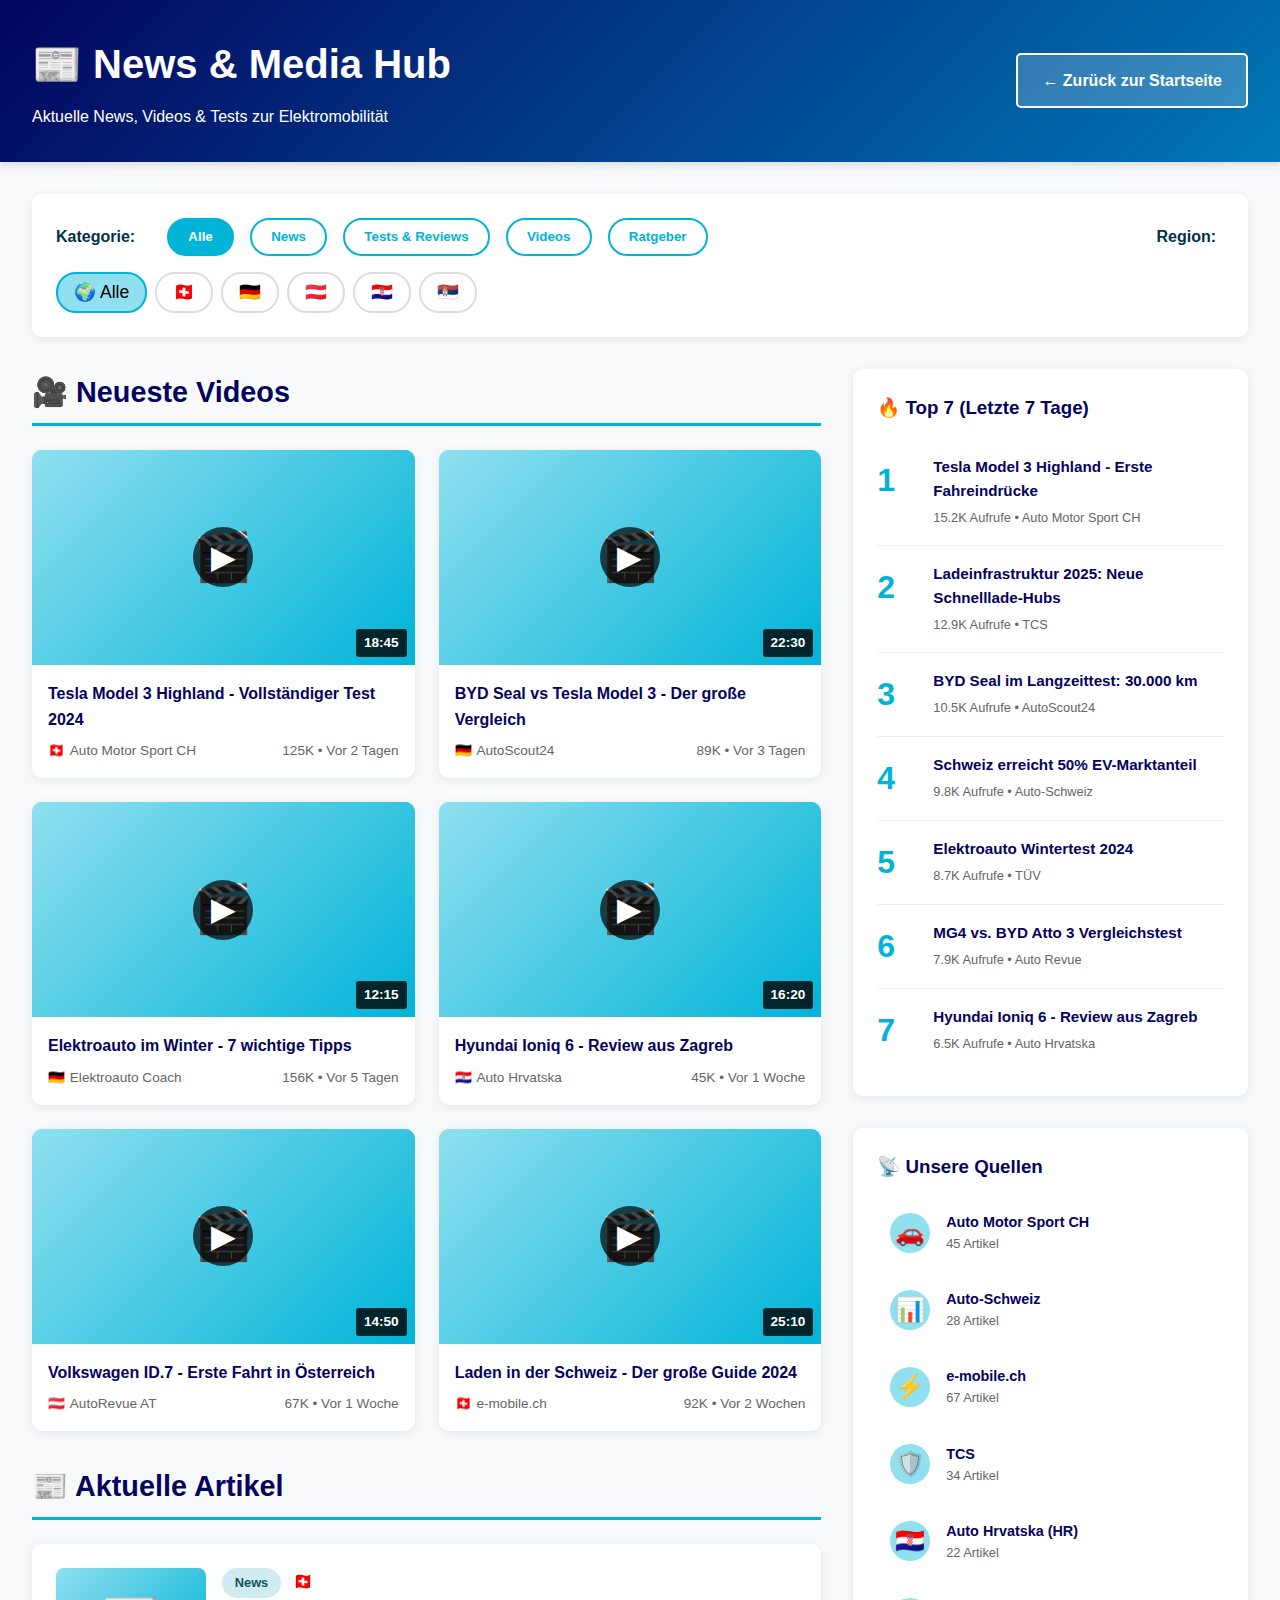
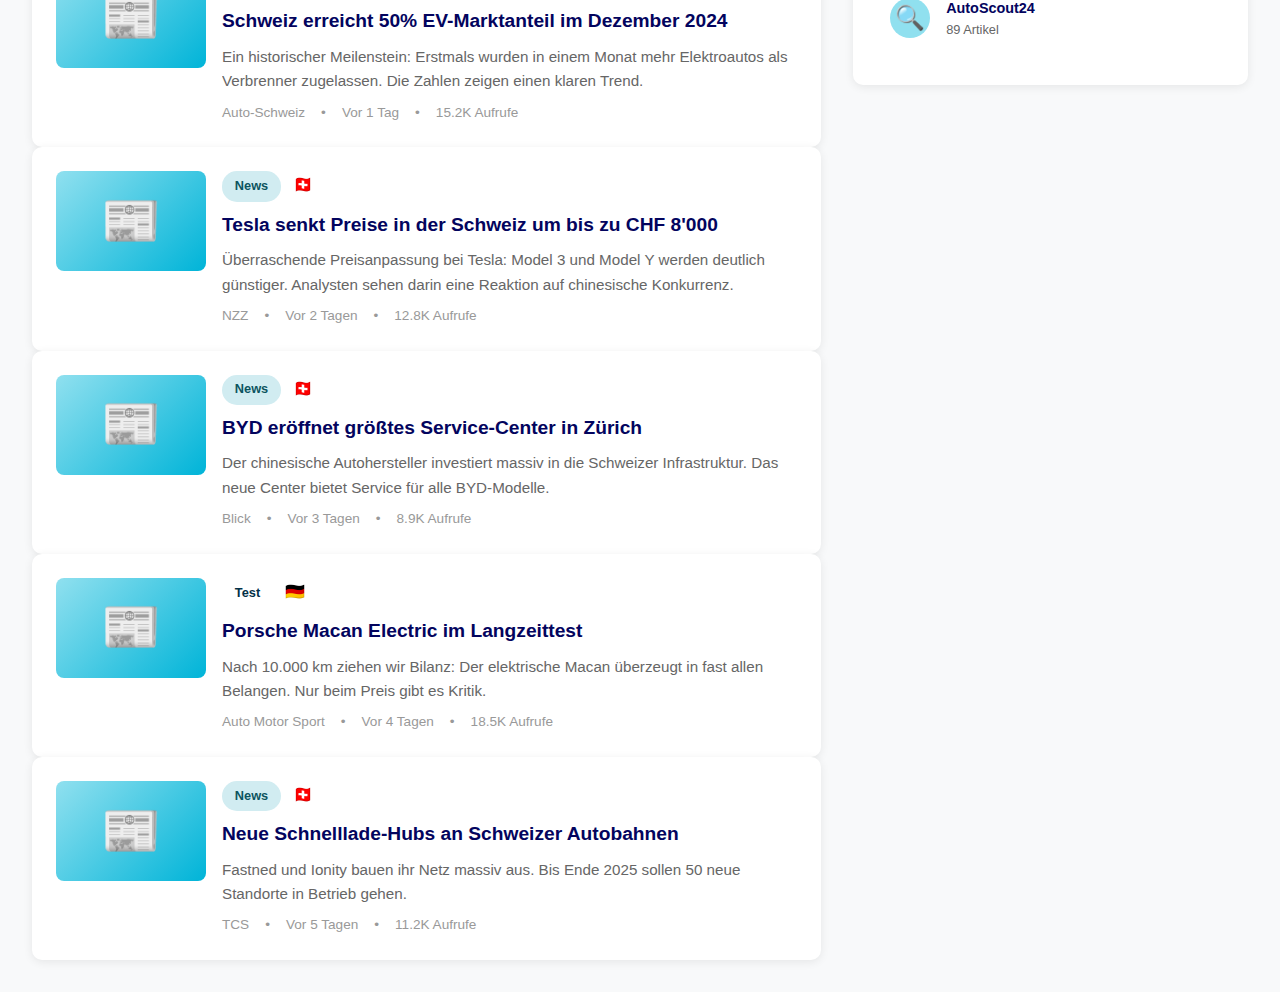
<file: news.html>
<!DOCTYPE html>
<html lang="de">
<head>
    <meta charset="UTF-8">
    <meta name="viewport" content="width=device-width, initial-scale=1.0">
    <title>News & Media | EV Portal Schweiz</title>
    <style>
        * {
            margin: 0;
            padding: 0;
            box-sizing: border-box;
        }
        
        :root {
            --primary: #00b4d8;
            --secondary: #0077b6;
            --accent: #90e0ef;
            --dark: #03045e;
            --success: #06d6a0;
            --warning: #ffd166;
            --text: #023047;
            --bg: #f8f9fa;
        }
        
        body {
            font-family: -apple-system, BlinkMacSystemFont, 'Segoe UI', Roboto, sans-serif;
            background: var(--bg);
            color: var(--text);
            line-height: 1.6;
        }
        
        .header {
            background: linear-gradient(135deg, var(--dark) 0%, var(--secondary) 100%);
            color: white;
            padding: 2rem;
            box-shadow: 0 4px 6px rgba(0,0,0,0.1);
        }
        
        .header-content {
            max-width: 1400px;
            margin: 0 auto;
            display: flex;
            justify-content: space-between;
            align-items: center;
            flex-wrap: wrap;
            gap: 1rem;
        }
        
        .header h1 {
            font-size: 2.5rem;
            margin-bottom: 0.5rem;
        }
        
        .back-btn {
            color: white;
            text-decoration: none;
            padding: 0.8rem 1.5rem;
            background: rgba(255,255,255,0.2);
            border-radius: 5px;
            border: 2px solid white;
            font-weight: bold;
            transition: all 0.3s;
        }
        
        .back-btn:hover {
            background: white;
            color: var(--dark);
        }
        
        .container {
            max-width: 1400px;
            margin: 0 auto;
            padding: 2rem;
        }
        
        .filter-bar {
            background: white;
            padding: 1.5rem;
            border-radius: 10px;
            box-shadow: 0 2px 10px rgba(0,0,0,0.08);
            margin-bottom: 2rem;
            display: flex;
            gap: 1rem;
            flex-wrap: wrap;
            align-items: center;
        }
        
        .filter-btn {
            padding: 0.6rem 1.2rem;
            border: 2px solid var(--primary);
            background: white;
            color: var(--primary);
            border-radius: 20px;
            cursor: pointer;
            font-weight: 600;
            transition: all 0.3s;
        }
        
        .filter-btn:hover,
        .filter-btn.active {
            background: var(--primary);
            color: white;
        }
        
        .region-filter {
            display: flex;
            gap: 0.5rem;
            flex-wrap: wrap;
        }
        
        .region-btn {
            padding: 0.5rem 1rem;
            border: 2px solid #ddd;
            background: white;
            border-radius: 20px;
            cursor: pointer;
            transition: all 0.3s;
            font-size: 1.1rem;
        }
        
        .region-btn:hover,
        .region-btn.active {
            border-color: var(--primary);
            background: var(--accent);
        }
        
        .content-grid {
            display: grid;
            grid-template-columns: 2fr 1fr;
            gap: 2rem;
        }
        
        .main-content {
            display: flex;
            flex-direction: column;
            gap: 2rem;
        }
        
        .sidebar {
            display: flex;
            flex-direction: column;
            gap: 2rem;
        }
        
        .section-title {
            font-size: 1.8rem;
            color: var(--dark);
            margin-bottom: 1.5rem;
            padding-bottom: 0.5rem;
            border-bottom: 3px solid var(--primary);
        }
        
        .video-grid {
            display: grid;
            grid-template-columns: repeat(auto-fill, minmax(300px, 1fr));
            gap: 1.5rem;
        }
        
        .video-card {
            background: white;
            border-radius: 10px;
            overflow: hidden;
            box-shadow: 0 2px 10px rgba(0,0,0,0.08);
            transition: transform 0.3s, box-shadow 0.3s;
            cursor: pointer;
        }
        
        .video-card:hover {
            transform: translateY(-5px);
            box-shadow: 0 10px 30px rgba(0,0,0,0.15);
        }
        
        .video-thumbnail {
            position: relative;
            width: 100%;
            padding-top: 56.25%; /* 16:9 aspect ratio */
            background: linear-gradient(135deg, var(--accent) 0%, var(--primary) 100%);
            overflow: hidden;
        }
        
        .video-thumbnail img {
            position: absolute;
            top: 0;
            left: 0;
            width: 100%;
            height: 100%;
            object-fit: cover;
        }
        
        .play-btn {
            position: absolute;
            top: 50%;
            left: 50%;
            transform: translate(-50%, -50%);
            width: 60px;
            height: 60px;
            background: rgba(0,0,0,0.7);
            border-radius: 50%;
            display: flex;
            align-items: center;
            justify-content: center;
            font-size: 2rem;
            color: white;
        }
        
        .video-duration {
            position: absolute;
            bottom: 0.5rem;
            right: 0.5rem;
            background: rgba(0,0,0,0.8);
            color: white;
            padding: 0.2rem 0.5rem;
            border-radius: 3px;
            font-size: 0.85rem;
            font-weight: bold;
        }
        
        .video-info {
            padding: 1rem;
        }
        
        .video-title {
            font-weight: bold;
            color: var(--dark);
            margin-bottom: 0.5rem;
            display: -webkit-box;
            -webkit-line-clamp: 2;
            -webkit-box-orient: vertical;
            overflow: hidden;
        }
        
        .video-meta {
            display: flex;
            justify-content: space-between;
            align-items: center;
            font-size: 0.85rem;
            color: #666;
        }
        
        .channel-badge {
            display: flex;
            align-items: center;
            gap: 0.3rem;
        }
        
        .article-card {
            background: white;
            border-radius: 10px;
            padding: 1.5rem;
            box-shadow: 0 2px 10px rgba(0,0,0,0.08);
            transition: transform 0.3s, box-shadow 0.3s;
            cursor: pointer;
            display: flex;
            gap: 1rem;
        }
        
        .article-card:hover {
            transform: translateY(-3px);
            box-shadow: 0 10px 30px rgba(0,0,0,0.15);
        }
        
        .article-image {
            width: 150px;
            height: 100px;
            border-radius: 8px;
            background: linear-gradient(135deg, var(--accent) 0%, var(--primary) 100%);
            flex-shrink: 0;
            overflow: hidden;
        }
        
        .article-image img {
            width: 100%;
            height: 100%;
            object-fit: cover;
        }
        
        .article-content {
            flex: 1;
        }
        
        .article-title {
            font-size: 1.2rem;
            font-weight: bold;
            color: var(--dark);
            margin-bottom: 0.5rem;
        }
        
        .article-excerpt {
            color: #666;
            font-size: 0.95rem;
            margin-bottom: 0.5rem;
            display: -webkit-box;
            -webkit-line-clamp: 2;
            -webkit-box-orient: vertical;
            overflow: hidden;
        }
        
        .article-meta {
            display: flex;
            gap: 1rem;
            font-size: 0.85rem;
            color: #999;
        }
        
        .trending-widget {
            background: white;
            border-radius: 10px;
            padding: 1.5rem;
            box-shadow: 0 2px 10px rgba(0,0,0,0.08);
        }
        
        .trending-item {
            display: flex;
            gap: 1rem;
            padding: 1rem 0;
            border-bottom: 1px solid #eee;
            transition: background 0.3s;
            cursor: pointer;
        }
        
        .trending-item:hover {
            background: var(--bg);
        }
        
        .trending-item:last-child {
            border-bottom: none;
        }
        
        .trending-rank {
            font-size: 2rem;
            font-weight: bold;
            color: var(--primary);
            min-width: 40px;
        }
        
        .trending-content h4 {
            font-size: 0.95rem;
            color: var(--dark);
            margin-bottom: 0.3rem;
        }
        
        .trending-stats {
            font-size: 0.8rem;
            color: #666;
        }
        
        .category-badge {
            display: inline-block;
            padding: 0.3rem 0.8rem;
            border-radius: 15px;
            font-size: 0.8rem;
            font-weight: 600;
            margin-right: 0.5rem;
        }
        
        .badge-news {
            background: #d1ecf1;
            color: #0c5460;
        }
        
        .badge-test {
            background: #d4edda;
            color: #155724;
        }
        
        .badge-review {
            background: #fff3cd;
            color: #856404;
        }
        
        .badge-tutorial {
            background: #e2e3e5;
            color: #383d41;
        }
        
        .sources-widget {
            background: white;
            border-radius: 10px;
            padding: 1.5rem;
            box-shadow: 0 2px 10px rgba(0,0,0,0.08);
        }
        
        .source-item {
            display: flex;
            align-items: center;
            gap: 1rem;
            padding: 0.8rem;
            border-radius: 5px;
            margin-bottom: 0.5rem;
            transition: background 0.3s;
        }
        
        .source-item:hover {
            background: var(--bg);
        }
        
        .source-icon {
            width: 40px;
            height: 40px;
            border-radius: 50%;
            background: var(--accent);
            display: flex;
            align-items: center;
            justify-content: center;
            font-size: 1.5rem;
        }
        
        .source-info {
            flex: 1;
        }
        
        .source-name {
            font-weight: bold;
            color: var(--dark);
            font-size: 0.9rem;
        }
        
        .source-count {
            font-size: 0.8rem;
            color: #666;
        }
        
        .video-modal {
            display: none;
            position: fixed;
            top: 0;
            left: 0;
            width: 100%;
            height: 100%;
            background: rgba(0,0,0,0.9);
            z-index: 1000;
            align-items: center;
            justify-content: center;
        }
        
        .video-modal.active {
            display: flex;
        }
        
        .video-modal-content {
            position: relative;
            width: 90%;
            max-width: 1000px;
        }
        
        .video-modal iframe {
            width: 100%;
            height: 56.25vw;
            max-height: 562px;
            border: none;
            border-radius: 10px;
        }
        
        .close-modal {
            position: absolute;
            top: -40px;
            right: 0;
            background: white;
            border: none;
            color: var(--dark);
            font-size: 2rem;
            cursor: pointer;
            width: 40px;
            height: 40px;
            border-radius: 50%;
            display: flex;
            align-items: center;
            justify-content: center;
        }
        
        @media (max-width: 1024px) {
            .content-grid {
                grid-template-columns: 1fr;
            }
            
            .video-grid {
                grid-template-columns: repeat(auto-fill, minmax(250px, 1fr));
            }
        }
        
        @media (max-width: 768px) {
            .header h1 {
                font-size: 1.8rem;
            }
            
            .article-card {
                flex-direction: column;
            }
            
            .article-image {
                width: 100%;
                height: 200px;
            }
            
            .video-grid {
                grid-template-columns: 1fr;
            }
        }
    </style>
</head>
<body>
    <div class="header">
        <div class="header-content">
            <div>
                <h1>📰 News & Media Hub</h1>
                <p>Aktuelle News, Videos & Tests zur Elektromobilität</p>
            </div>
            <a href="index.html" class="back-btn">← Zurück zur Startseite</a>
        </div>
    </div>

    <div class="container">
        <!-- Filter Bar -->
        <div class="filter-bar">
            <strong style="margin-right: 1rem;">Kategorie:</strong>
            <button class="filter-btn active" data-category="all">Alle</button>
            <button class="filter-btn" data-category="news">News</button>
            <button class="filter-btn" data-category="tests">Tests & Reviews</button>
            <button class="filter-btn" data-category="videos">Videos</button>
            <button class="filter-btn" data-category="tutorials">Ratgeber</button>
            
            <div style="flex: 1;"></div>
            
            <strong style="margin-right: 0.5rem;">Region:</strong>
            <div class="region-filter">
                <button class="region-btn active" data-region="all">🌍 Alle</button>
                <button class="region-btn" data-region="ch">🇨🇭</button>
                <button class="region-btn" data-region="de">🇩🇪</button>
                <button class="region-btn" data-region="at">🇦🇹</button>
                <button class="region-btn" data-region="hr">🇭🇷</button>
                <button class="region-btn" data-region="rs">🇷🇸</button>
            </div>
        </div>

        <div class="content-grid">
            <!-- Main Content -->
            <div class="main-content">
                <!-- YouTube Videos Section -->
                <section>
                    <h2 class="section-title">🎥 Neueste Videos</h2>
                    <div class="video-grid" id="videoGrid">
                        <!-- Videos will be populated by JavaScript -->
                    </div>
                </section>

                <!-- News Articles Section -->
                <section>
                    <h2 class="section-title">📰 Aktuelle Artikel</h2>
                    <div id="articlesContainer">
                        <!-- Articles will be populated by JavaScript -->
                    </div>
                </section>
            </div>

            <!-- Sidebar -->
            <div class="sidebar">
                <!-- Trending Widget -->
                <div class="trending-widget">
                    <h3 style="margin-bottom: 1rem; color: var(--dark);">🔥 Top 7 (Letzte 7 Tage)</h3>
                    <div id="trendingList">
                        <!-- Trending items will be populated -->
                    </div>
                </div>

                <!-- Sources Widget -->
                <div class="sources-widget">
                    <h3 style="margin-bottom: 1rem; color: var(--dark);">📡 Unsere Quellen</h3>
                    <div id="sourcesList">
                        <!-- Sources will be populated -->
                    </div>
                </div>
            </div>
        </div>
    </div>

    <!-- Video Modal -->
    <div class="video-modal" id="videoModal">
        <div class="video-modal-content">
            <button class="close-modal" onclick="closeVideoModal()">×</button>
            <iframe id="videoFrame" src="" allowfullscreen></iframe>
        </div>
    </div>

    <script>
        // Sample Data - In production, this would come from APIs
        const sampleVideos = [
            {
                id: 'dQw4w9WgXcQ',
                title: 'Tesla Model 3 Highland - Vollständiger Test 2024',
                channel: 'Auto Motor Sport CH',
                region: 'ch',
                duration: '18:45',
                views: '125K',
                published: 'Vor 2 Tagen',
                category: 'tests'
            },
            {
                id: 'dQw4w9WgXcQ',
                title: 'BYD Seal vs Tesla Model 3 - Der große Vergleich',
                channel: 'AutoScout24',
                region: 'de',
                duration: '22:30',
                views: '89K',
                published: 'Vor 3 Tagen',
                category: 'tests'
            },
            {
                id: 'dQw4w9WgXcQ',
                title: 'Elektroauto im Winter - 7 wichtige Tipps',
                channel: 'Elektroauto Coach',
                region: 'de',
                duration: '12:15',
                views: '156K',
                published: 'Vor 5 Tagen',
                category: 'tutorials'
            },
            {
                id: 'dQw4w9WgXcQ',
                title: 'Hyundai Ioniq 6 - Review aus Zagreb',
                channel: 'Auto Hrvatska',
                region: 'hr',
                duration: '16:20',
                views: '45K',
                published: 'Vor 1 Woche',
                category: 'tests'
            },
            {
                id: 'dQw4w9WgXcQ',
                title: 'Volkswagen ID.7 - Erste Fahrt in Österreich',
                channel: 'AutoRevue AT',
                region: 'at',
                duration: '14:50',
                views: '67K',
                published: 'Vor 1 Woche',
                category: 'tests'
            },
            {
                id: 'dQw4w9WgXcQ',
                title: 'Laden in der Schweiz - Der große Guide 2024',
                channel: 'e-mobile.ch',
                region: 'ch',
                duration: '25:10',
                views: '92K',
                published: 'Vor 2 Wochen',
                category: 'tutorials'
            }
        ];

        const sampleArticles = [
            {
                title: 'Schweiz erreicht 50% EV-Marktanteil im Dezember 2024',
                excerpt: 'Ein historischer Meilenstein: Erstmals wurden in einem Monat mehr Elektroautos als Verbrenner zugelassen. Die Zahlen zeigen einen klaren Trend.',
                source: 'Auto-Schweiz',
                region: 'ch',
                published: 'Vor 1 Tag',
                views: '15.2K',
                category: 'news'
            },
            {
                title: 'Tesla senkt Preise in der Schweiz um bis zu CHF 8\'000',
                excerpt: 'Überraschende Preisanpassung bei Tesla: Model 3 und Model Y werden deutlich günstiger. Analysten sehen darin eine Reaktion auf chinesische Konkurrenz.',
                source: 'NZZ',
                region: 'ch',
                published: 'Vor 2 Tagen',
                views: '12.8K',
                category: 'news'
            },
            {
                title: 'BYD eröffnet größtes Service-Center in Zürich',
                excerpt: 'Der chinesische Autohersteller investiert massiv in die Schweizer Infrastruktur. Das neue Center bietet Service für alle BYD-Modelle.',
                source: 'Blick',
                region: 'ch',
                published: 'Vor 3 Tagen',
                views: '8.9K',
                category: 'news'
            },
            {
                title: 'Porsche Macan Electric im Langzeittest',
                excerpt: 'Nach 10.000 km ziehen wir Bilanz: Der elektrische Macan überzeugt in fast allen Belangen. Nur beim Preis gibt es Kritik.',
                source: 'Auto Motor Sport',
                region: 'de',
                published: 'Vor 4 Tagen',
                views: '18.5K',
                category: 'tests'
            },
            {
                title: 'Neue Schnelllade-Hubs an Schweizer Autobahnen',
                excerpt: 'Fastned und Ionity bauen ihr Netz massiv aus. Bis Ende 2025 sollen 50 neue Standorte in Betrieb gehen.',
                source: 'TCS',
                region: 'ch',
                published: 'Vor 5 Tagen',
                views: '11.2K',
                category: 'news'
            }
        ];

        const trendingItems = [
            { title: 'Tesla Model 3 Highland - Erste Fahreindrücke', views: '15.2K', source: 'Auto Motor Sport CH' },
            { title: 'Ladeinfrastruktur 2025: Neue Schnelllade-Hubs', views: '12.9K', source: 'TCS' },
            { title: 'BYD Seal im Langzeittest: 30.000 km', views: '10.5K', source: 'AutoScout24' },
            { title: 'Schweiz erreicht 50% EV-Marktanteil', views: '9.8K', source: 'Auto-Schweiz' },
            { title: 'Elektroauto Wintertest 2024', views: '8.7K', source: 'TÜV' },
            { title: 'MG4 vs. BYD Atto 3 Vergleichstest', views: '7.9K', source: 'Auto Revue' },
            { title: 'Hyundai Ioniq 6 - Review aus Zagreb', views: '6.5K', source: 'Auto Hrvatska' }
        ];

        const sources = [
            { name: 'Auto Motor Sport CH', icon: '🚗', count: '45 Artikel' },
            { name: 'Auto-Schweiz', icon: '📊', count: '28 Artikel' },
            { name: 'e-mobile.ch', icon: '⚡', count: '67 Artikel' },
            { name: 'TCS', icon: '🛡️', count: '34 Artikel' },
            { name: 'Auto Hrvatska (HR)', icon: '🇭🇷', count: '22 Artikel' },
            { name: 'AutoScout24', icon: '🔍', count: '89 Artikel' }
        ];

        // Initialize
        document.addEventListener('DOMContentLoaded', function() {
            renderVideos(sampleVideos);
            renderArticles(sampleArticles);
            renderTrending(trendingItems);
            renderSources(sources);
            setupFilters();
        });

        // Render Videos
        function renderVideos(videos) {
            const grid = document.getElementById('videoGrid');
            grid.innerHTML = videos.map(video => `
                <div class="video-card" onclick="playVideo('${video.id}')">
                    <div class="video-thumbnail">
                        <div style="position: absolute; top: 0; left: 0; width: 100%; height: 100%; background: linear-gradient(135deg, var(--accent) 0%, var(--primary) 100%); display: flex; align-items: center; justify-content: center; font-size: 3rem;">
                            🎬
                        </div>
                        <div class="play-btn">▶</div>
                        <div class="video-duration">${video.duration}</div>
                    </div>
                    <div class="video-info">
                        <div class="video-title">${video.title}</div>
                        <div class="video-meta">
                            <div class="channel-badge">
                                <span>${getRegionFlag(video.region)}</span>
                                <span>${video.channel}</span>
                            </div>
                            <div>${video.views} • ${video.published}</div>
                        </div>
                    </div>
                </div>
            `).join('');
        }

        // Render Articles
        function renderArticles(articles) {
            const container = document.getElementById('articlesContainer');
            container.innerHTML = articles.map(article => `
                <div class="article-card">
                    <div class="article-image">
                        <div style="width: 100%; height: 100%; background: linear-gradient(135deg, var(--accent) 0%, var(--primary) 100%); display: flex; align-items: center; justify-content: center; font-size: 3rem;">
                            📰
                        </div>
                    </div>
                    <div class="article-content">
                        <div style="margin-bottom: 0.5rem;">
                            <span class="category-badge badge-${article.category}">${getCategoryName(article.category)}</span>
                            <span>${getRegionFlag(article.region)}</span>
                        </div>
                        <div class="article-title">${article.title}</div>
                        <div class="article-excerpt">${article.excerpt}</div>
                        <div class="article-meta">
                            <span>${article.source}</span>
                            <span>•</span>
                            <span>${article.published}</span>
                            <span>•</span>
                            <span>${article.views} Aufrufe</span>
                        </div>
                    </div>
                </div>
            `).join('');
        }

        // Render Trending
        function renderTrending(items) {
            const list = document.getElementById('trendingList');
            list.innerHTML = items.map((item, index) => `
                <div class="trending-item">
                    <div class="trending-rank">${index + 1}</div>
                    <div class="trending-content">
                        <h4>${item.title}</h4>
                        <div class="trending-stats">${item.views} Aufrufe • ${item.source}</div>
                    </div>
                </div>
            `).join('');
        }

        // Render Sources
        function renderSources(sources) {
            const list = document.getElementById('sourcesList');
            list.innerHTML = sources.map(source => `
                <div class="source-item">
                    <div class="source-icon">${source.icon}</div>
                    <div class="source-info">
                        <div class="source-name">${source.name}</div>
                        <div class="source-count">${source.count}</div>
                    </div>
                </div>
            `).join('');
        }

        // Play Video
        function playVideo(videoId) {
            const modal = document.getElementById('videoModal');
            const frame = document.getElementById('videoFrame');
            frame.src = `https://www.youtube.com/embed/${videoId}?autoplay=1`;
            modal.classList.add('active');
        }

        // Close Video Modal
        function closeVideoModal() {
            const modal = document.getElementById('videoModal');
            const frame = document.getElementById('videoFrame');
            frame.src = '';
            modal.classList.remove('active');
        }

        // Setup Filters
        function setupFilters() {
            document.querySelectorAll('.filter-btn').forEach(btn => {
                btn.addEventListener('click', function() {
                    document.querySelectorAll('.filter-btn').forEach(b => b.classList.remove('active'));
                    this.classList.add('active');
                    applyFilters();
                });
            });
            
            document.querySelectorAll('.region-btn').forEach(btn => {
                btn.addEventListener('click', function() {
                    document.querySelectorAll('.region-btn').forEach(b => b.classList.remove('active'));
                    this.classList.add('active');
                    applyFilters();
                });
            });
        }

        // Apply Filters
        function applyFilters() {
            const activeCategory = document.querySelector('.filter-btn.active').dataset.category;
            const activeRegion = document.querySelector('.region-btn.active').dataset.region;
            
            let filteredVideos = [...sampleVideos];
            let filteredArticles = [...sampleArticles];
            
            if (activeCategory !== 'all') {
                if (activeCategory === 'videos') {
                    filteredArticles = [];
                } else {
                    filteredVideos = filteredVideos.filter(v => v.category === activeCategory);
                    filteredArticles = filteredArticles.filter(a => a.category === activeCategory);
                }
            }
            
            if (activeRegion !== 'all') {
                filteredVideos = filteredVideos.filter(v => v.region === activeRegion);
                filteredArticles = filteredArticles.filter(a => a.region === activeRegion);
            }
            
            renderVideos(filteredVideos);
            renderArticles(filteredArticles);
        }

        // Helper Functions
        function getRegionFlag(region) {
            const flags = {
                'ch': '🇨🇭',
                'de': '🇩🇪',
                'at': '🇦🇹',
                'hr': '🇭🇷',
                'rs': '🇷🇸'
            };
            return flags[region] || '🌍';
        }

        function getCategoryName(category) {
            const names = {
                'news': 'News',
                'tests': 'Test',
                'tutorials': 'Ratgeber',
                'review': 'Review'
            };
            return names[category] || category;
        }

        // Close modal on escape key
        document.addEventListener('keydown', function(e) {
            if (e.key === 'Escape') {
                closeVideoModal();
            }
        });

        // Close modal when clicking outside
        document.getElementById('videoModal').addEventListener('click', function(e) {
            if (e.target === this) {
                closeVideoModal();
            }
        });
    </script>
</body>
</html>
</file>
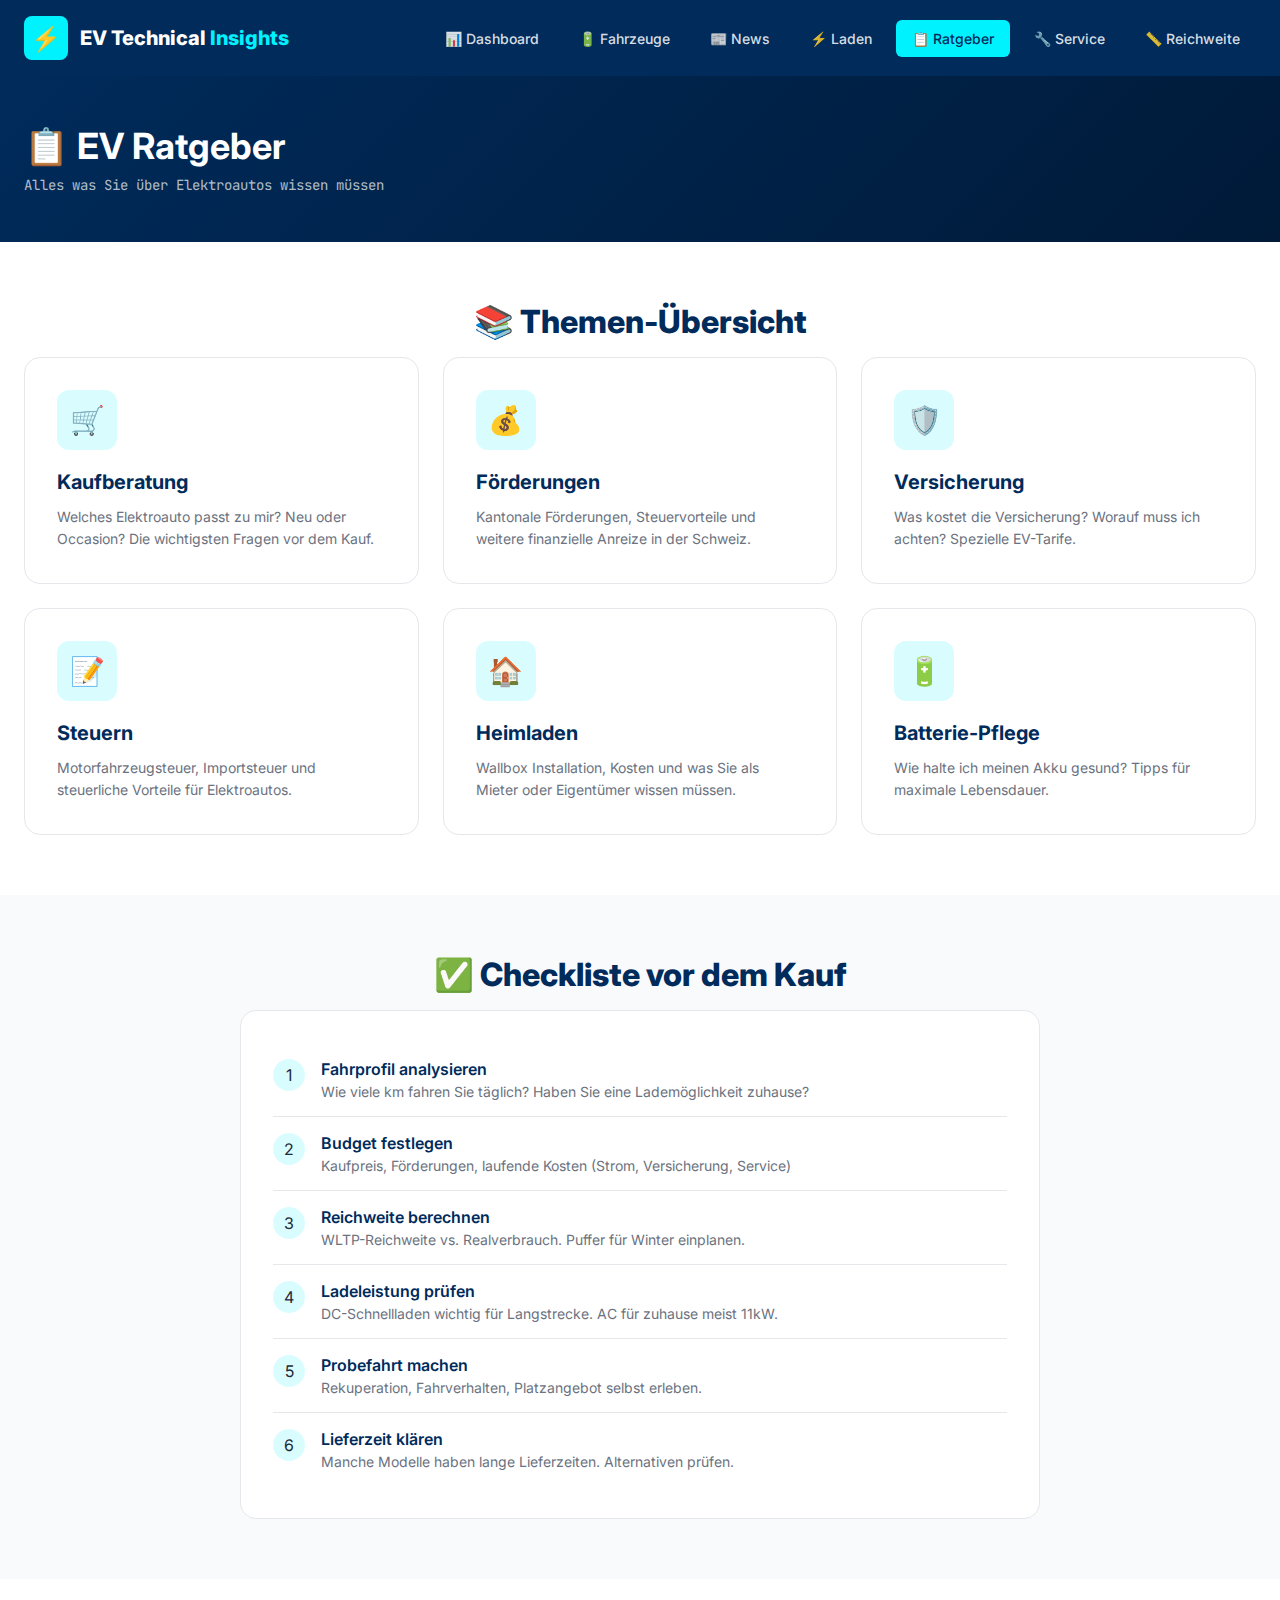
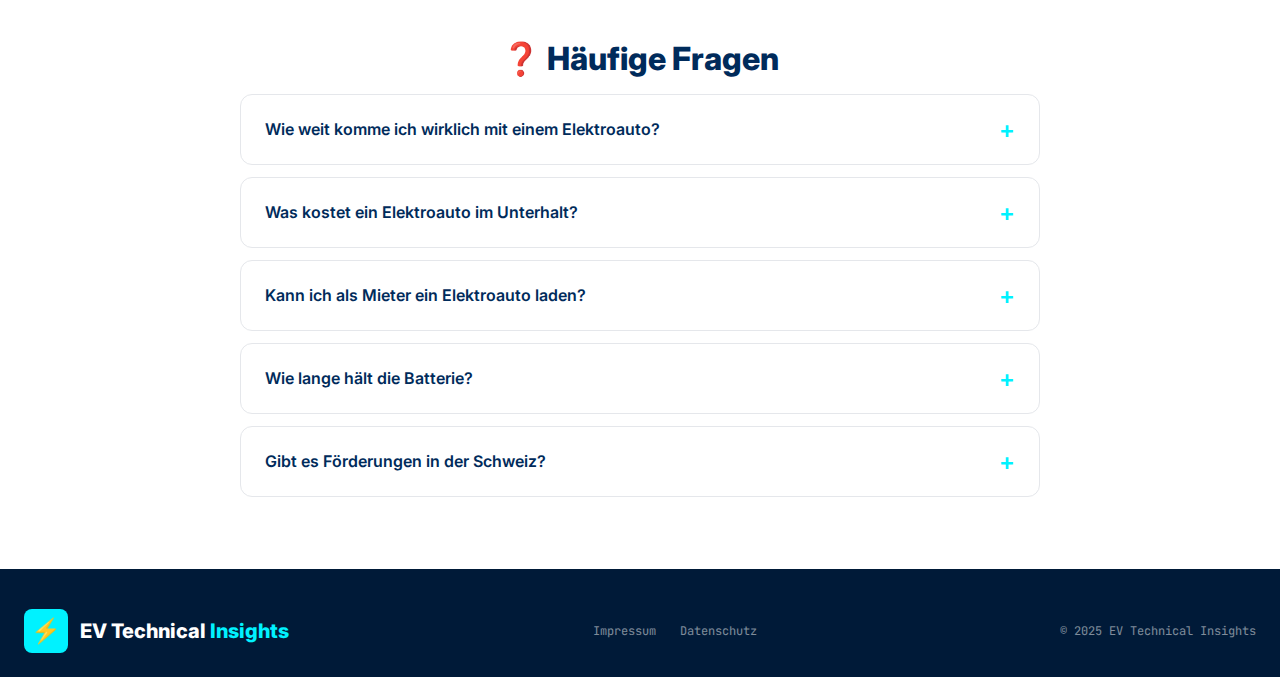
<file: ratgeber.html>
<!DOCTYPE html>
<html lang="de">
<head>
    <meta charset="UTF-8">
    <meta name="viewport" content="width=device-width, initial-scale=1.0">
    
    <!-- SEO Meta Tags -->
    <meta name="description" content="Elektroauto Ratgeber Schweiz: Kaufberatung, Förderungen, Versicherung, Steuern und alle Tipps für den Umstieg auf Elektromobilität.">
    <meta name="keywords" content="Elektroauto kaufen Schweiz, EV Förderung, Elektroauto Versicherung, Steuern Elektroauto, Kaufberatung E-Auto">
    <meta name="author" content="EV Technical Insights">
    <meta name="robots" content="index, follow">
    
    <!-- Open Graph -->
    <meta property="og:type" content="website">
    <meta property="og:url" content="https://emirdurut-maker.github.io/ev-portal-schweiz/ratgeber.html">
    <meta property="og:title" content="EV Ratgeber Schweiz | Kaufberatung & Förderungen">
    <meta property="og:description" content="Alles was Sie über Elektroautos wissen müssen: Kaufberatung, Förderungen, Versicherung.">
    
    <link rel="canonical" href="https://emirdurut-maker.github.io/ev-portal-schweiz/ratgeber.html">
    <title>Ratgeber | EV Technical Insights</title>
    
    <link href="https://fonts.googleapis.com/css2?family=Inter:wght@400;500;600;700;800&family=JetBrains+Mono:wght@400;500&display=swap" rel="stylesheet">
    
    <style>
        *{margin:0;padding:0;box-sizing:border-box}
        :root{--navy:#002B5B;--navy-dark:#001a38;--cyan:#00F2FF;--cyan-dim:rgba(0,242,255,0.15);--surface:#F9FAFB;--stone:#E5E7EB;--anthracite:#1F2937;--text-secondary:#6B7280;--success:#10B981;--font-headline:'Inter',sans-serif;--font-mono:'JetBrains Mono',monospace}
        body{font-family:var(--font-headline);background:var(--surface);color:var(--anthracite)}
        .container{max-width:1280px;margin:0 auto;padding:0 24px}
        
        .header{background:var(--navy);color:white;position:sticky;top:0;z-index:1000}
        .header-main{display:flex;justify-content:space-between;align-items:center;padding:16px 0}
        .logo{display:flex;align-items:center;gap:12px;text-decoration:none;color:white}
        .logo-icon{width:44px;height:44px;background:var(--cyan);border-radius:8px;display:flex;align-items:center;justify-content:center;font-size:24px}
        .logo-text{font-weight:800;font-size:20px}.logo-text span{color:var(--cyan)}
        .nav-links{display:flex;list-style:none;gap:8px}
        .nav-links a{color:rgba(255,255,255,0.85);text-decoration:none;font-size:14px;font-weight:500;padding:10px 16px;border-radius:6px;transition:all 0.2s}
        .nav-links a:hover{color:var(--cyan);background:rgba(0,242,255,0.1)}
        .nav-links a.active{background:var(--cyan);color:var(--navy)}
        .mobile-menu-btn{display:none;background:none;border:none;color:white;font-size:28px;cursor:pointer;min-width:48px;min-height:48px}
        
        .mobile-menu{position:fixed;top:0;left:0;right:0;bottom:0;background:var(--navy);z-index:999;display:flex;flex-direction:column;padding:80px 24px 24px;transform:translateX(100%);transition:transform 0.3s}
        .mobile-menu.active{transform:translateX(0)}
        .mobile-menu a{color:white;text-decoration:none;font-size:18px;font-weight:600;padding:16px;border-bottom:1px solid rgba(255,255,255,0.1);min-height:56px;display:flex;align-items:center}
        .mobile-menu a:hover{color:var(--cyan)}
        .mobile-menu-close{position:absolute;top:16px;right:16px;background:none;border:none;color:white;font-size:32px;cursor:pointer;min-width:48px;min-height:48px;display:flex;align-items:center;justify-content:center}
        
        .page-header{background:linear-gradient(135deg,var(--navy),var(--navy-dark));color:white;padding:48px 0}
        .page-header h1{font-size:clamp(28px,5vw,36px);margin-bottom:8px}
        .page-subtitle{font-family:var(--font-mono);font-size:14px;color:rgba(255,255,255,0.7)}
        
        .section{padding:60px 0}
        .section:nth-child(even){background:white}
        .section-title{font-size:clamp(24px,4vw,32px);font-weight:800;color:var(--navy);margin-bottom:16px;text-align:center}
        .section-subtitle{font-size:16px;color:var(--text-secondary);text-align:center;max-width:600px;margin:0 auto 40px}
        
        .cards-grid{display:grid;grid-template-columns:repeat(auto-fit,minmax(300px,1fr));gap:24px}
        .card{background:white;border-radius:16px;padding:32px;border:1px solid var(--stone);transition:all 0.3s}
        .card:hover{transform:translateY(-4px);box-shadow:0 12px 40px rgba(0,43,91,0.12);border-color:var(--cyan)}
        .card-icon{width:60px;height:60px;background:var(--cyan-dim);border-radius:12px;display:flex;align-items:center;justify-content:center;font-size:28px;margin-bottom:20px}
        .card-title{font-size:20px;font-weight:700;color:var(--navy);margin-bottom:12px}
        .card-desc{font-size:14px;color:var(--text-secondary);line-height:1.6}
        
        .faq-list{max-width:800px;margin:0 auto}
        .faq-item{background:white;border-radius:12px;border:1px solid var(--stone);margin-bottom:12px;overflow:hidden}
        .faq-question{padding:20px 24px;font-size:16px;font-weight:600;color:var(--navy);cursor:pointer;display:flex;justify-content:space-between;align-items:center;min-height:64px}
        .faq-question:hover{background:var(--surface)}
        .faq-question::after{content:"+";font-size:24px;color:var(--cyan);transition:transform 0.3s}
        .faq-item.active .faq-question::after{transform:rotate(45deg)}
        .faq-answer{padding:0 24px 20px;font-size:14px;color:var(--text-secondary);line-height:1.7;display:none}
        .faq-item.active .faq-answer{display:block}
        
        .checklist{max-width:800px;margin:0 auto;background:white;border-radius:16px;padding:32px;border:1px solid var(--stone)}
        .checklist-item{display:flex;gap:16px;padding:16px 0;border-bottom:1px solid var(--stone)}
        .checklist-item:last-child{border-bottom:none}
        .checklist-check{width:32px;height:32px;background:var(--cyan-dim);border-radius:50%;display:flex;align-items:center;justify-content:center;font-size:16px;flex-shrink:0}
        .checklist-text h4{font-size:16px;font-weight:600;color:var(--navy);margin-bottom:4px}
        .checklist-text p{font-size:14px;color:var(--text-secondary)}
        
        .footer{background:var(--navy-dark);color:white;padding:40px 0 24px}
        .footer-content{display:flex;justify-content:space-between;align-items:center;flex-wrap:wrap;gap:24px}
        .footer-links{display:flex;gap:24px}
        .footer-links a{font-family:var(--font-mono);font-size:12px;color:rgba(255,255,255,0.5);text-decoration:none;padding:8px 0;min-height:44px;display:inline-flex;align-items:center}
        .footer-links a:hover{color:var(--cyan)}
        .footer-copyright{font-family:var(--font-mono);font-size:12px;color:rgba(255,255,255,0.5)}
        
        @media(max-width:1024px){.nav-links{display:none}.mobile-menu-btn{display:flex;align-items:center;justify-content:center}}
        @media(max-width:768px){.cards-grid{grid-template-columns:1fr}.footer-content{flex-direction:column;text-align:center}}
    </style>
</head>
<body>
    <div class="mobile-menu" id="mobile-menu">
        <button class="mobile-menu-close" onclick="toggleMobileMenu()">✕</button>
        <a href="index.html">🏠 Home</a>
        <a href="dashboard.html">📊 Dashboard</a>
        <a href="fahrzeuge.html">🔋 Fahrzeuge</a>
        <a href="news.html">📰 News</a>
        <a href="laden.html">⚡ Laden</a>
        <a href="ratgeber.html">📋 Ratgeber</a>
        <a href="service.html">🔧 Service</a>
        <a href="reichweite.html">📏 Reichweite</a>
    </div>

    <header class="header"><div class="container"><div class="header-main">
        <a href="index.html" class="logo"><div class="logo-icon">⚡</div><div class="logo-text">EV Technical <span>Insights</span></div></a>
        <ul class="nav-links">
            <li><a href="dashboard.html">📊 Dashboard</a></li>
            <li><a href="fahrzeuge.html">🔋 Fahrzeuge</a></li>
            <li><a href="news.html">📰 News</a></li>
            <li><a href="laden.html">⚡ Laden</a></li>
            <li><a href="ratgeber.html" class="active">📋 Ratgeber</a></li>
            <li><a href="service.html">🔧 Service</a></li>
            <li><a href="reichweite.html">📏 Reichweite</a></li>
        </ul>
        <button class="mobile-menu-btn" onclick="toggleMobileMenu()">☰</button>
    </div></div></header>

    <section class="page-header"><div class="container">
        <h1>📋 EV Ratgeber</h1>
        <p class="page-subtitle">Alles was Sie über Elektroautos wissen müssen</p>
    </div></section>

    <section class="section"><div class="container">
        <h2 class="section-title">📚 Themen-Übersicht</h2>
        <div class="cards-grid">
            <div class="card"><div class="card-icon">🛒</div><h3 class="card-title">Kaufberatung</h3><p class="card-desc">Welches Elektroauto passt zu mir? Neu oder Occasion? Die wichtigsten Fragen vor dem Kauf.</p></div>
            <div class="card"><div class="card-icon">💰</div><h3 class="card-title">Förderungen</h3><p class="card-desc">Kantonale Förderungen, Steuervorteile und weitere finanzielle Anreize in der Schweiz.</p></div>
            <div class="card"><div class="card-icon">🛡️</div><h3 class="card-title">Versicherung</h3><p class="card-desc">Was kostet die Versicherung? Worauf muss ich achten? Spezielle EV-Tarife.</p></div>
            <div class="card"><div class="card-icon">📝</div><h3 class="card-title">Steuern</h3><p class="card-desc">Motorfahrzeugsteuer, Importsteuer und steuerliche Vorteile für Elektroautos.</p></div>
            <div class="card"><div class="card-icon">🏠</div><h3 class="card-title">Heimladen</h3><p class="card-desc">Wallbox Installation, Kosten und was Sie als Mieter oder Eigentümer wissen müssen.</p></div>
            <div class="card"><div class="card-icon">🔋</div><h3 class="card-title">Batterie-Pflege</h3><p class="card-desc">Wie halte ich meinen Akku gesund? Tipps für maximale Lebensdauer.</p></div>
        </div>
    </div></section>

    <section class="section"><div class="container">
        <h2 class="section-title">✅ Checkliste vor dem Kauf</h2>
        <div class="checklist">
            <div class="checklist-item"><div class="checklist-check">1</div><div class="checklist-text"><h4>Fahrprofil analysieren</h4><p>Wie viele km fahren Sie täglich? Haben Sie eine Lademöglichkeit zuhause?</p></div></div>
            <div class="checklist-item"><div class="checklist-check">2</div><div class="checklist-text"><h4>Budget festlegen</h4><p>Kaufpreis, Förderungen, laufende Kosten (Strom, Versicherung, Service)</p></div></div>
            <div class="checklist-item"><div class="checklist-check">3</div><div class="checklist-text"><h4>Reichweite berechnen</h4><p>WLTP-Reichweite vs. Realverbrauch. Puffer für Winter einplanen.</p></div></div>
            <div class="checklist-item"><div class="checklist-check">4</div><div class="checklist-text"><h4>Ladeleistung prüfen</h4><p>DC-Schnellladen wichtig für Langstrecke. AC für zuhause meist 11kW.</p></div></div>
            <div class="checklist-item"><div class="checklist-check">5</div><div class="checklist-text"><h4>Probefahrt machen</h4><p>Rekuperation, Fahrverhalten, Platzangebot selbst erleben.</p></div></div>
            <div class="checklist-item"><div class="checklist-check">6</div><div class="checklist-text"><h4>Lieferzeit klären</h4><p>Manche Modelle haben lange Lieferzeiten. Alternativen prüfen.</p></div></div>
        </div>
    </div></section>

    <section class="section"><div class="container">
        <h2 class="section-title">❓ Häufige Fragen</h2>
        <div class="faq-list">
            <div class="faq-item"><div class="faq-question">Wie weit komme ich wirklich mit einem Elektroauto?</div><div class="faq-answer">Die WLTP-Reichweite ist ein guter Anhaltspunkt, aber im Alltag erreichen Sie etwa 70-85% davon. Im Winter kann es weniger sein. Moderne EVs haben 300-600km Reichweite, was für 95% aller Fahrten ausreicht.</div></div>
            <div class="faq-item"><div class="faq-question">Was kostet ein Elektroauto im Unterhalt?</div><div class="faq-answer">Deutlich weniger als ein Verbrenner! Strom ist günstiger als Benzin, weniger Verschleissteile, keine Ölwechsel. Rechnen Sie mit etwa 50% geringeren Betriebskosten.</div></div>
            <div class="faq-item"><div class="faq-question">Kann ich als Mieter ein Elektroauto laden?</div><div class="faq-answer">Ja! Sprechen Sie mit Ihrem Vermieter über eine Wallbox. Seit 2023 haben Mieter in vielen Kantonen ein Recht auf Ladeinfrastruktur. Alternativ: Laden am Arbeitsplatz oder öffentlich.</div></div>
            <div class="faq-item"><div class="faq-question">Wie lange hält die Batterie?</div><div class="faq-answer">Moderne EV-Batterien sind für 500'000+ km ausgelegt. Die meisten Hersteller geben 8 Jahre Garantie auf mindestens 70% Kapazität. Nach 10 Jahren haben die meisten EVs noch 80-90%.</div></div>
            <div class="faq-item"><div class="faq-question">Gibt es Förderungen in der Schweiz?</div><div class="faq-answer">Ja, aber kantonal unterschiedlich. Einige Kantone bieten Kaufprämien, andere reduzierte Motorfahrzeugsteuern. Prüfen Sie swiss-emobility.ch für aktuelle Förderungen.</div></div>
        </div>
    </div></section>

    <footer class="footer"><div class="container"><div class="footer-content">
        <a href="index.html" class="logo"><div class="logo-icon">⚡</div><div class="logo-text">EV Technical <span>Insights</span></div></a>
        <div class="footer-links"><a href="impressum.html">Impressum</a><a href="datenschutz.html">Datenschutz</a></div>
        <p class="footer-copyright">© 2025 EV Technical Insights</p>
    </div></div></footer>

    <script>
        function toggleMobileMenu(){document.getElementById('mobile-menu').classList.toggle('active');document.body.style.overflow=document.getElementById('mobile-menu').classList.contains('active')?'hidden':'';}
        document.querySelectorAll('.faq-question').forEach(q=>q.addEventListener('click',()=>q.parentElement.classList.toggle('active')));
    </script>
</body>
</html>
</file>
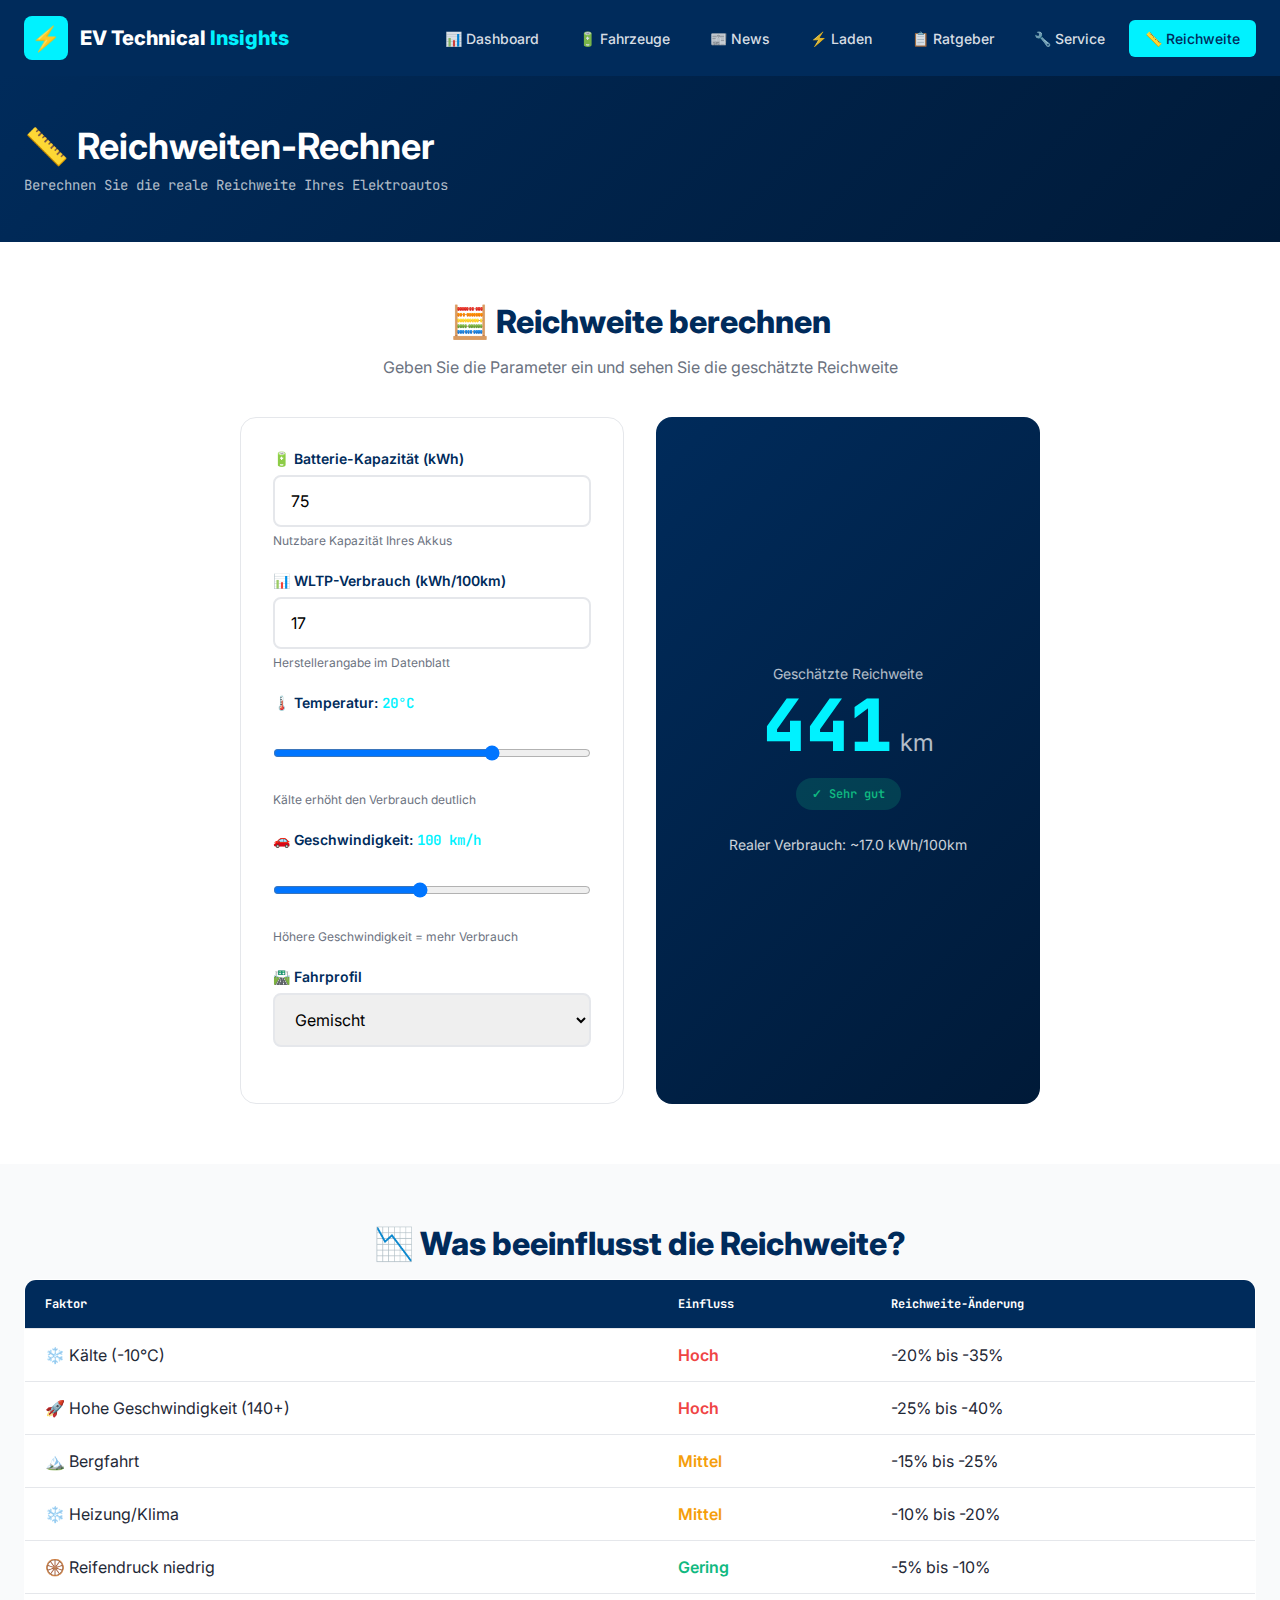
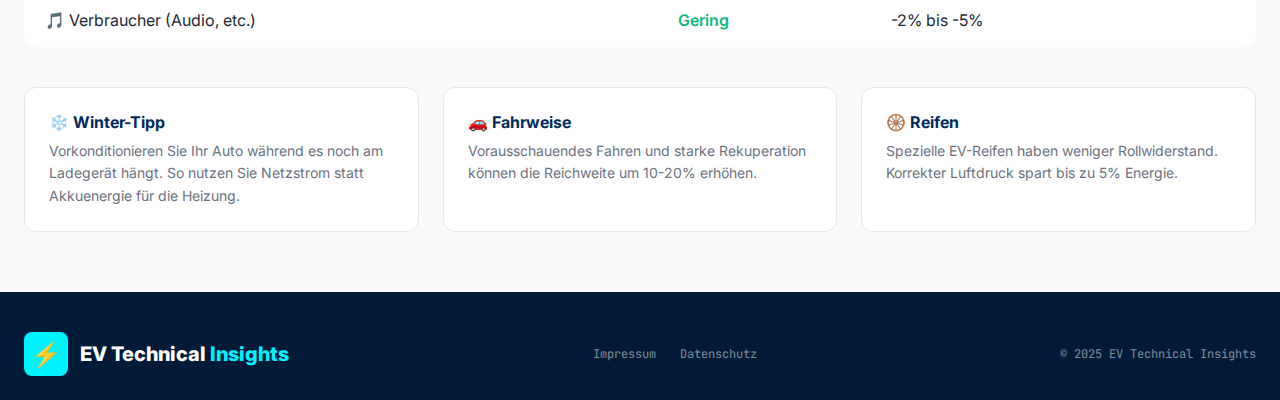
<file: reichweite.html>
<!DOCTYPE html>
<html lang="de">
<head>
    <meta charset="UTF-8">
    <meta name="viewport" content="width=device-width, initial-scale=1.0">
    
    <!-- SEO Meta Tags -->
    <meta name="description" content="Elektroauto Reichweiten-Rechner: Berechnen Sie die reale Reichweite basierend auf Temperatur, Geschwindigkeit und Fahrprofil. WLTP vs. Realverbrauch.">
    <meta name="keywords" content="Elektroauto Reichweite, EV Reichweiten-Rechner, WLTP Reichweite, Realverbrauch Elektroauto, Winter Reichweite">
    <meta name="author" content="EV Technical Insights">
    <meta name="robots" content="index, follow">
    
    <!-- Open Graph -->
    <meta property="og:type" content="website">
    <meta property="og:url" content="https://emirdurut-maker.github.io/ev-portal-schweiz/reichweite.html">
    <meta property="og:title" content="EV Reichweiten-Rechner | EV Technical Insights">
    <meta property="og:description" content="Berechnen Sie die reale Reichweite Ihres Elektroautos.">
    
    <link rel="canonical" href="https://emirdurut-maker.github.io/ev-portal-schweiz/reichweite.html">
    <title>Reichweiten-Rechner | EV Technical Insights</title>
    
    <link href="https://fonts.googleapis.com/css2?family=Inter:wght@400;500;600;700;800&family=JetBrains+Mono:wght@400;500&display=swap" rel="stylesheet">
    
    <style>
        *{margin:0;padding:0;box-sizing:border-box}
        :root{--navy:#002B5B;--navy-dark:#001a38;--cyan:#00F2FF;--cyan-dim:rgba(0,242,255,0.15);--surface:#F9FAFB;--stone:#E5E7EB;--anthracite:#1F2937;--text-secondary:#6B7280;--success:#10B981;--warning:#F59E0B;--danger:#EF4444;--font-headline:'Inter',sans-serif;--font-mono:'JetBrains Mono',monospace}
        body{font-family:var(--font-headline);background:var(--surface);color:var(--anthracite)}
        .container{max-width:1280px;margin:0 auto;padding:0 24px}
        
        .header{background:var(--navy);color:white;position:sticky;top:0;z-index:1000}
        .header-main{display:flex;justify-content:space-between;align-items:center;padding:16px 0}
        .logo{display:flex;align-items:center;gap:12px;text-decoration:none;color:white}
        .logo-icon{width:44px;height:44px;background:var(--cyan);border-radius:8px;display:flex;align-items:center;justify-content:center;font-size:24px}
        .logo-text{font-weight:800;font-size:20px}.logo-text span{color:var(--cyan)}
        .nav-links{display:flex;list-style:none;gap:8px}
        .nav-links a{color:rgba(255,255,255,0.85);text-decoration:none;font-size:14px;font-weight:500;padding:10px 16px;border-radius:6px;transition:all 0.2s}
        .nav-links a:hover{color:var(--cyan);background:rgba(0,242,255,0.1)}
        .nav-links a.active{background:var(--cyan);color:var(--navy)}
        .mobile-menu-btn{display:none;background:none;border:none;color:white;font-size:28px;cursor:pointer;min-width:48px;min-height:48px}
        
        .mobile-menu{position:fixed;top:0;left:0;right:0;bottom:0;background:var(--navy);z-index:999;display:flex;flex-direction:column;padding:80px 24px 24px;transform:translateX(100%);transition:transform 0.3s}
        .mobile-menu.active{transform:translateX(0)}
        .mobile-menu a{color:white;text-decoration:none;font-size:18px;font-weight:600;padding:16px;border-bottom:1px solid rgba(255,255,255,0.1);min-height:56px;display:flex;align-items:center}
        .mobile-menu a:hover{color:var(--cyan)}
        .mobile-menu-close{position:absolute;top:16px;right:16px;background:none;border:none;color:white;font-size:32px;cursor:pointer;min-width:48px;min-height:48px;display:flex;align-items:center;justify-content:center}
        
        .page-header{background:linear-gradient(135deg,var(--navy),var(--navy-dark));color:white;padding:48px 0}
        .page-header h1{font-size:clamp(28px,5vw,36px);margin-bottom:8px}
        .page-subtitle{font-family:var(--font-mono);font-size:14px;color:rgba(255,255,255,0.7)}
        
        .section{padding:60px 0}
        .section:nth-child(even){background:white}
        .section-title{font-size:clamp(24px,4vw,32px);font-weight:800;color:var(--navy);margin-bottom:16px;text-align:center}
        .section-subtitle{font-size:16px;color:var(--text-secondary);text-align:center;max-width:600px;margin:0 auto 40px}
        
        /* Calculator */
        .calculator{max-width:800px;margin:0 auto;display:grid;grid-template-columns:1fr 1fr;gap:32px}
        .calc-inputs{background:white;border-radius:16px;padding:32px;border:1px solid var(--stone)}
        .calc-result{background:linear-gradient(135deg,var(--navy),var(--navy-dark));border-radius:16px;padding:32px;color:white;display:flex;flex-direction:column;justify-content:center;align-items:center;text-align:center}
        
        .input-group{margin-bottom:24px}
        .input-group label{display:block;font-size:14px;font-weight:600;color:var(--navy);margin-bottom:8px}
        .input-group input,.input-group select{width:100%;padding:14px 16px;border:2px solid var(--stone);border-radius:8px;font-size:16px;font-family:var(--font-headline);min-height:50px}
        .input-group input:focus,.input-group select:focus{outline:none;border-color:var(--cyan)}
        .input-hint{font-size:12px;color:var(--text-secondary);margin-top:6px}
        
        .range-slider{width:100%;margin:8px 0}
        .range-value{font-family:var(--font-mono);font-size:14px;color:var(--cyan);font-weight:600}
        
        .result-label{font-size:14px;opacity:0.7;margin-bottom:8px}
        .result-value{font-family:var(--font-mono);font-size:clamp(48px,10vw,72px);font-weight:800;color:var(--cyan);line-height:1}
        .result-unit{font-size:24px;opacity:0.7;margin-left:8px}
        .result-info{margin-top:24px;font-size:14px;opacity:0.8;line-height:1.6}
        .result-badge{display:inline-block;padding:8px 16px;border-radius:20px;font-family:var(--font-mono);font-size:12px;font-weight:600;margin-top:16px}
        .badge-good{background:rgba(16,185,129,0.2);color:#10B981}
        .badge-medium{background:rgba(245,158,11,0.2);color:#F59E0B}
        .badge-low{background:rgba(239,68,68,0.2);color:#EF4444}
        
        /* Info Cards */
        .info-grid{display:grid;grid-template-columns:repeat(auto-fit,minmax(280px,1fr));gap:24px;margin-top:40px}
        .info-card{background:white;border-radius:12px;padding:24px;border:1px solid var(--stone)}
        .info-card h4{font-size:16px;font-weight:700;color:var(--navy);margin-bottom:8px;display:flex;align-items:center;gap:8px}
        .info-card p{font-size:14px;color:var(--text-secondary);line-height:1.6}
        
        /* Factors Table */
        .factors-table{overflow-x:auto;-webkit-overflow-scrolling:touch}
        .factors-table table{width:100%;border-collapse:collapse;background:white;border-radius:12px;overflow:hidden;border:1px solid var(--stone);min-width:500px}
        .factors-table th,.factors-table td{padding:16px 20px;text-align:left;border-bottom:1px solid var(--stone)}
        .factors-table th{background:var(--navy);color:white;font-family:var(--font-mono);font-size:12px}
        .impact-high{color:var(--danger);font-weight:600}
        .impact-medium{color:var(--warning);font-weight:600}
        .impact-low{color:var(--success);font-weight:600}
        
        .footer{background:var(--navy-dark);color:white;padding:40px 0 24px}
        .footer-content{display:flex;justify-content:space-between;align-items:center;flex-wrap:wrap;gap:24px}
        .footer-links{display:flex;gap:24px}
        .footer-links a{font-family:var(--font-mono);font-size:12px;color:rgba(255,255,255,0.5);text-decoration:none;padding:8px 0;min-height:44px;display:inline-flex;align-items:center}
        .footer-links a:hover{color:var(--cyan)}
        .footer-copyright{font-family:var(--font-mono);font-size:12px;color:rgba(255,255,255,0.5)}
        
        @media(max-width:1024px){.nav-links{display:none}.mobile-menu-btn{display:flex;align-items:center;justify-content:center}}
        @media(max-width:768px){.calculator{grid-template-columns:1fr}.footer-content{flex-direction:column;text-align:center}}
    </style>
</head>
<body>
    <div class="mobile-menu" id="mobile-menu">
        <button class="mobile-menu-close" onclick="toggleMobileMenu()">✕</button>
        <a href="index.html">🏠 Home</a>
        <a href="dashboard.html">📊 Dashboard</a>
        <a href="fahrzeuge.html">🔋 Fahrzeuge</a>
        <a href="news.html">📰 News</a>
        <a href="laden.html">⚡ Laden</a>
        <a href="ratgeber.html">📋 Ratgeber</a>
        <a href="service.html">🔧 Service</a>
        <a href="reichweite.html">📏 Reichweite</a>
    </div>

    <header class="header"><div class="container"><div class="header-main">
        <a href="index.html" class="logo"><div class="logo-icon">⚡</div><div class="logo-text">EV Technical <span>Insights</span></div></a>
        <ul class="nav-links">
            <li><a href="dashboard.html">📊 Dashboard</a></li>
            <li><a href="fahrzeuge.html">🔋 Fahrzeuge</a></li>
            <li><a href="news.html">📰 News</a></li>
            <li><a href="laden.html">⚡ Laden</a></li>
            <li><a href="ratgeber.html">📋 Ratgeber</a></li>
            <li><a href="service.html">🔧 Service</a></li>
            <li><a href="reichweite.html" class="active">📏 Reichweite</a></li>
        </ul>
        <button class="mobile-menu-btn" onclick="toggleMobileMenu()">☰</button>
    </div></div></header>

    <section class="page-header"><div class="container">
        <h1>📏 Reichweiten-Rechner</h1>
        <p class="page-subtitle">Berechnen Sie die reale Reichweite Ihres Elektroautos</p>
    </div></section>

    <section class="section"><div class="container">
        <h2 class="section-title">🧮 Reichweite berechnen</h2>
        <p class="section-subtitle">Geben Sie die Parameter ein und sehen Sie die geschätzte Reichweite</p>
        
        <div class="calculator">
            <div class="calc-inputs">
                <div class="input-group">
                    <label>🔋 Batterie-Kapazität (kWh)</label>
                    <input type="number" id="battery" value="75" min="20" max="150">
                    <p class="input-hint">Nutzbare Kapazität Ihres Akkus</p>
                </div>
                
                <div class="input-group">
                    <label>📊 WLTP-Verbrauch (kWh/100km)</label>
                    <input type="number" id="consumption" value="17" min="10" max="35" step="0.1">
                    <p class="input-hint">Herstellerangabe im Datenblatt</p>
                </div>
                
                <div class="input-group">
                    <label>🌡️ Temperatur: <span class="range-value" id="temp-value">20°C</span></label>
                    <input type="range" class="range-slider" id="temperature" min="-20" max="35" value="20">
                    <p class="input-hint">Kälte erhöht den Verbrauch deutlich</p>
                </div>
                
                <div class="input-group">
                    <label>🚗 Geschwindigkeit: <span class="range-value" id="speed-value">100 km/h</span></label>
                    <input type="range" class="range-slider" id="speed" min="50" max="160" value="100">
                    <p class="input-hint">Höhere Geschwindigkeit = mehr Verbrauch</p>
                </div>
                
                <div class="input-group">
                    <label>🛣️ Fahrprofil</label>
                    <select id="profile">
                        <option value="city">Stadt (optimal)</option>
                        <option value="mixed" selected>Gemischt</option>
                        <option value="highway">Autobahn</option>
                        <option value="mountain">Bergfahrt</option>
                    </select>
                </div>
            </div>
            
            <div class="calc-result">
                <div class="result-label">Geschätzte Reichweite</div>
                <div><span class="result-value" id="result-km">441</span><span class="result-unit">km</span></div>
                <div class="result-badge badge-good" id="result-badge">✓ Sehr gut</div>
                <p class="result-info" id="result-info">Bei optimalen Bedingungen. Realer Verbrauch: ~17.0 kWh/100km</p>
            </div>
        </div>
    </div></section>

    <section class="section"><div class="container">
        <h2 class="section-title">📉 Was beeinflusst die Reichweite?</h2>
        <div class="factors-table">
            <table>
                <thead><tr><th>Faktor</th><th>Einfluss</th><th>Reichweite-Änderung</th></tr></thead>
                <tbody>
                    <tr><td>❄️ Kälte (-10°C)</td><td class="impact-high">Hoch</td><td>-20% bis -35%</td></tr>
                    <tr><td>🚀 Hohe Geschwindigkeit (140+)</td><td class="impact-high">Hoch</td><td>-25% bis -40%</td></tr>
                    <tr><td>🏔️ Bergfahrt</td><td class="impact-medium">Mittel</td><td>-15% bis -25%</td></tr>
                    <tr><td>❄️ Heizung/Klima</td><td class="impact-medium">Mittel</td><td>-10% bis -20%</td></tr>
                    <tr><td>🛞 Reifendruck niedrig</td><td class="impact-low">Gering</td><td>-5% bis -10%</td></tr>
                    <tr><td>🎵 Verbraucher (Audio, etc.)</td><td class="impact-low">Gering</td><td>-2% bis -5%</td></tr>
                </tbody>
            </table>
        </div>
        
        <div class="info-grid">
            <div class="info-card"><h4>❄️ Winter-Tipp</h4><p>Vorkonditionieren Sie Ihr Auto während es noch am Ladegerät hängt. So nutzen Sie Netzstrom statt Akkuenergie für die Heizung.</p></div>
            <div class="info-card"><h4>🚗 Fahrweise</h4><p>Vorausschauendes Fahren und starke Rekuperation können die Reichweite um 10-20% erhöhen.</p></div>
            <div class="info-card"><h4>🛞 Reifen</h4><p>Spezielle EV-Reifen haben weniger Rollwiderstand. Korrekter Luftdruck spart bis zu 5% Energie.</p></div>
        </div>
    </div></section>

    <footer class="footer"><div class="container"><div class="footer-content">
        <a href="index.html" class="logo"><div class="logo-icon">⚡</div><div class="logo-text">EV Technical <span>Insights</span></div></a>
        <div class="footer-links"><a href="impressum.html">Impressum</a><a href="datenschutz.html">Datenschutz</a></div>
        <p class="footer-copyright">© 2025 EV Technical Insights</p>
    </div></div></footer>

    <script>
        function toggleMobileMenu(){document.getElementById('mobile-menu').classList.toggle('active');document.body.style.overflow=document.getElementById('mobile-menu').classList.contains('active')?'hidden':'';}
        
        // Calculator Logic
        const battery = document.getElementById('battery');
        const consumption = document.getElementById('consumption');
        const temperature = document.getElementById('temperature');
        const speed = document.getElementById('speed');
        const profile = document.getElementById('profile');
        
        function calculate() {
            const bat = parseFloat(battery.value);
            const cons = parseFloat(consumption.value);
            const temp = parseInt(temperature.value);
            const spd = parseInt(speed.value);
            const prof = profile.value;
            
            // Update displays
            document.getElementById('temp-value').textContent = temp + '°C';
            document.getElementById('speed-value').textContent = spd + ' km/h';
            
            // Base consumption adjustment
            let realCons = cons;
            
            // Temperature factor
            if (temp < 0) realCons *= 1 + (Math.abs(temp) * 0.015);
            else if (temp < 15) realCons *= 1 + ((15 - temp) * 0.008);
            else if (temp > 30) realCons *= 1.05;
            
            // Speed factor (exponential above 100)
            if (spd > 100) realCons *= 1 + ((spd - 100) * 0.008);
            else if (spd < 80) realCons *= 0.9;
            
            // Profile factor
            const profileFactors = { city: 0.85, mixed: 1.0, highway: 1.15, mountain: 1.25 };
            realCons *= profileFactors[prof];
            
            // Calculate range
            const range = Math.round((bat / realCons) * 100);
            
            // Update result
            document.getElementById('result-km').textContent = range;
            document.getElementById('result-info').textContent = `Realer Verbrauch: ~${realCons.toFixed(1)} kWh/100km`;
            
            // Badge
            const badge = document.getElementById('result-badge');
            if (range > 350) {
                badge.className = 'result-badge badge-good';
                badge.textContent = '✓ Sehr gut';
            } else if (range > 250) {
                badge.className = 'result-badge badge-medium';
                badge.textContent = '⚠ Ausreichend';
            } else {
                badge.className = 'result-badge badge-low';
                badge.textContent = '✗ Eingeschränkt';
            }
        }
        
        // Event listeners
        [battery, consumption, temperature, speed, profile].forEach(el => el.addEventListener('input', calculate));
        calculate();
    </script>
</body>
</html>
</file>
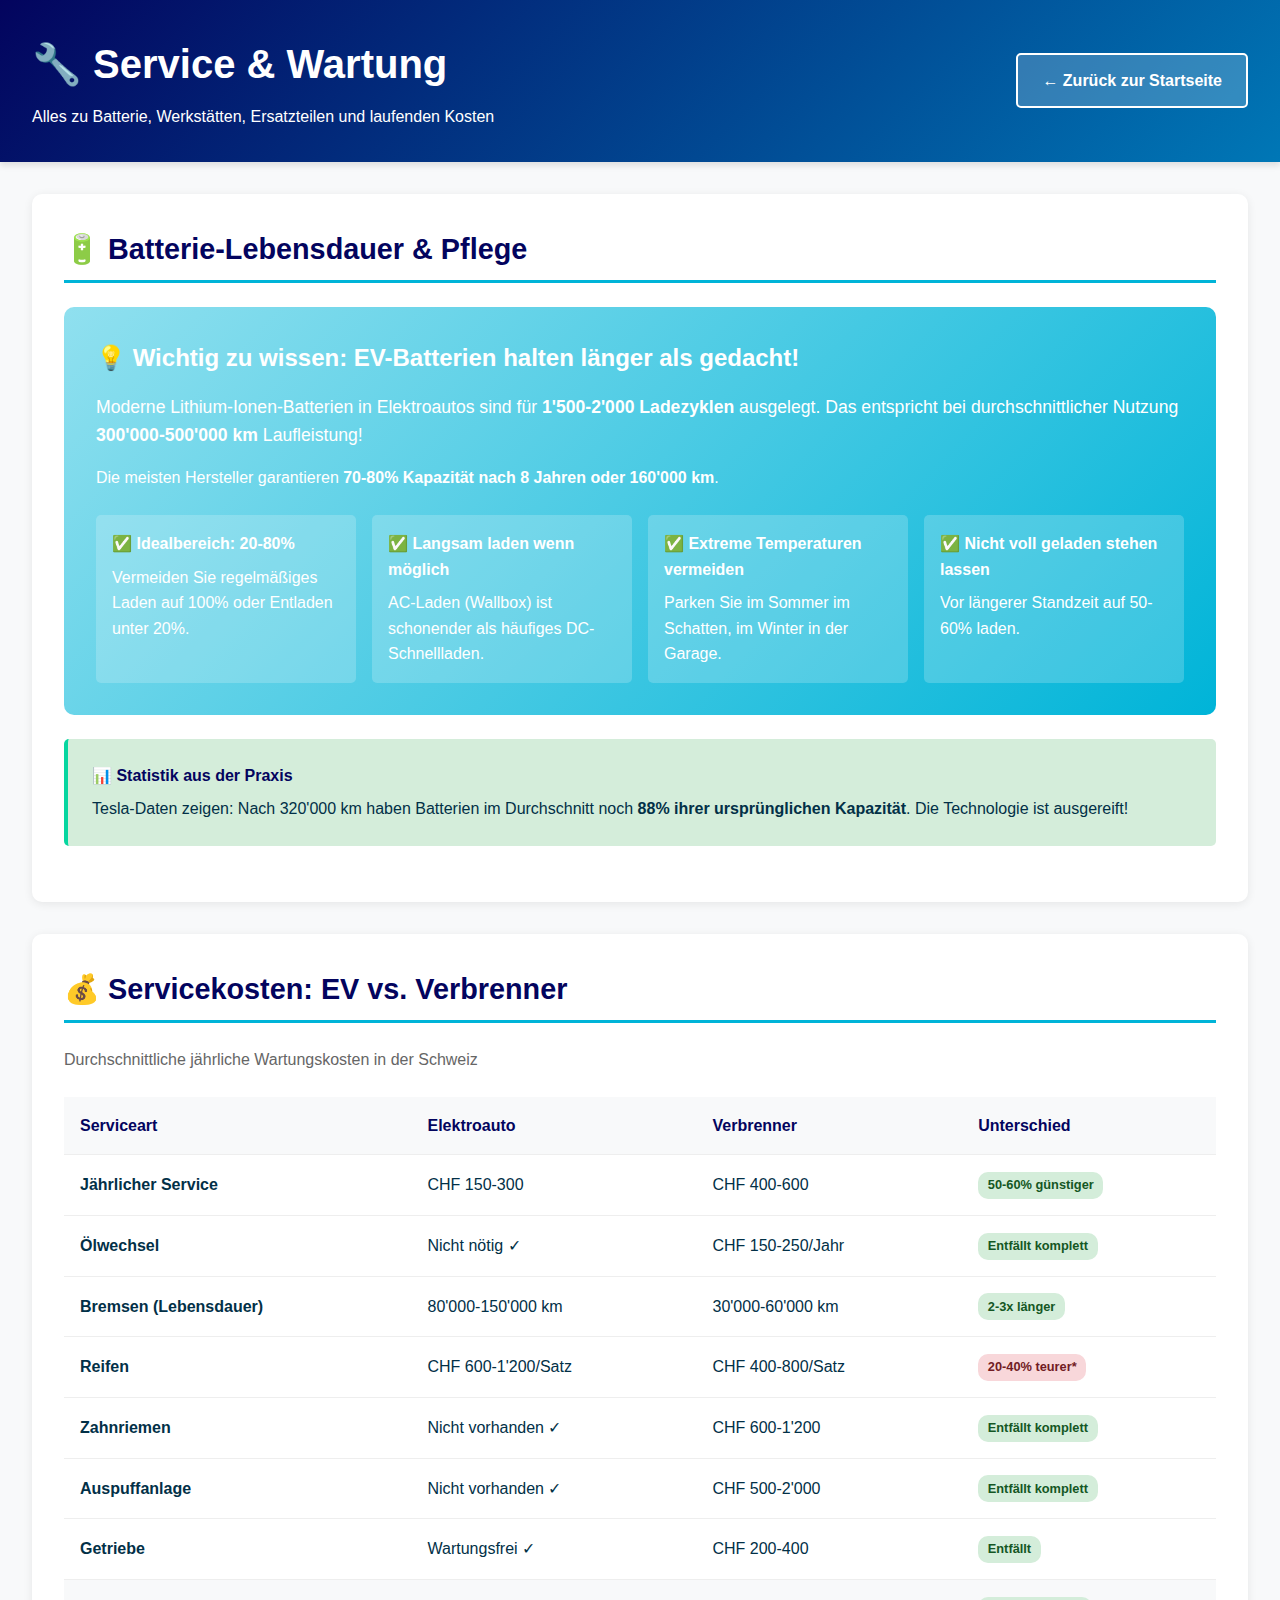
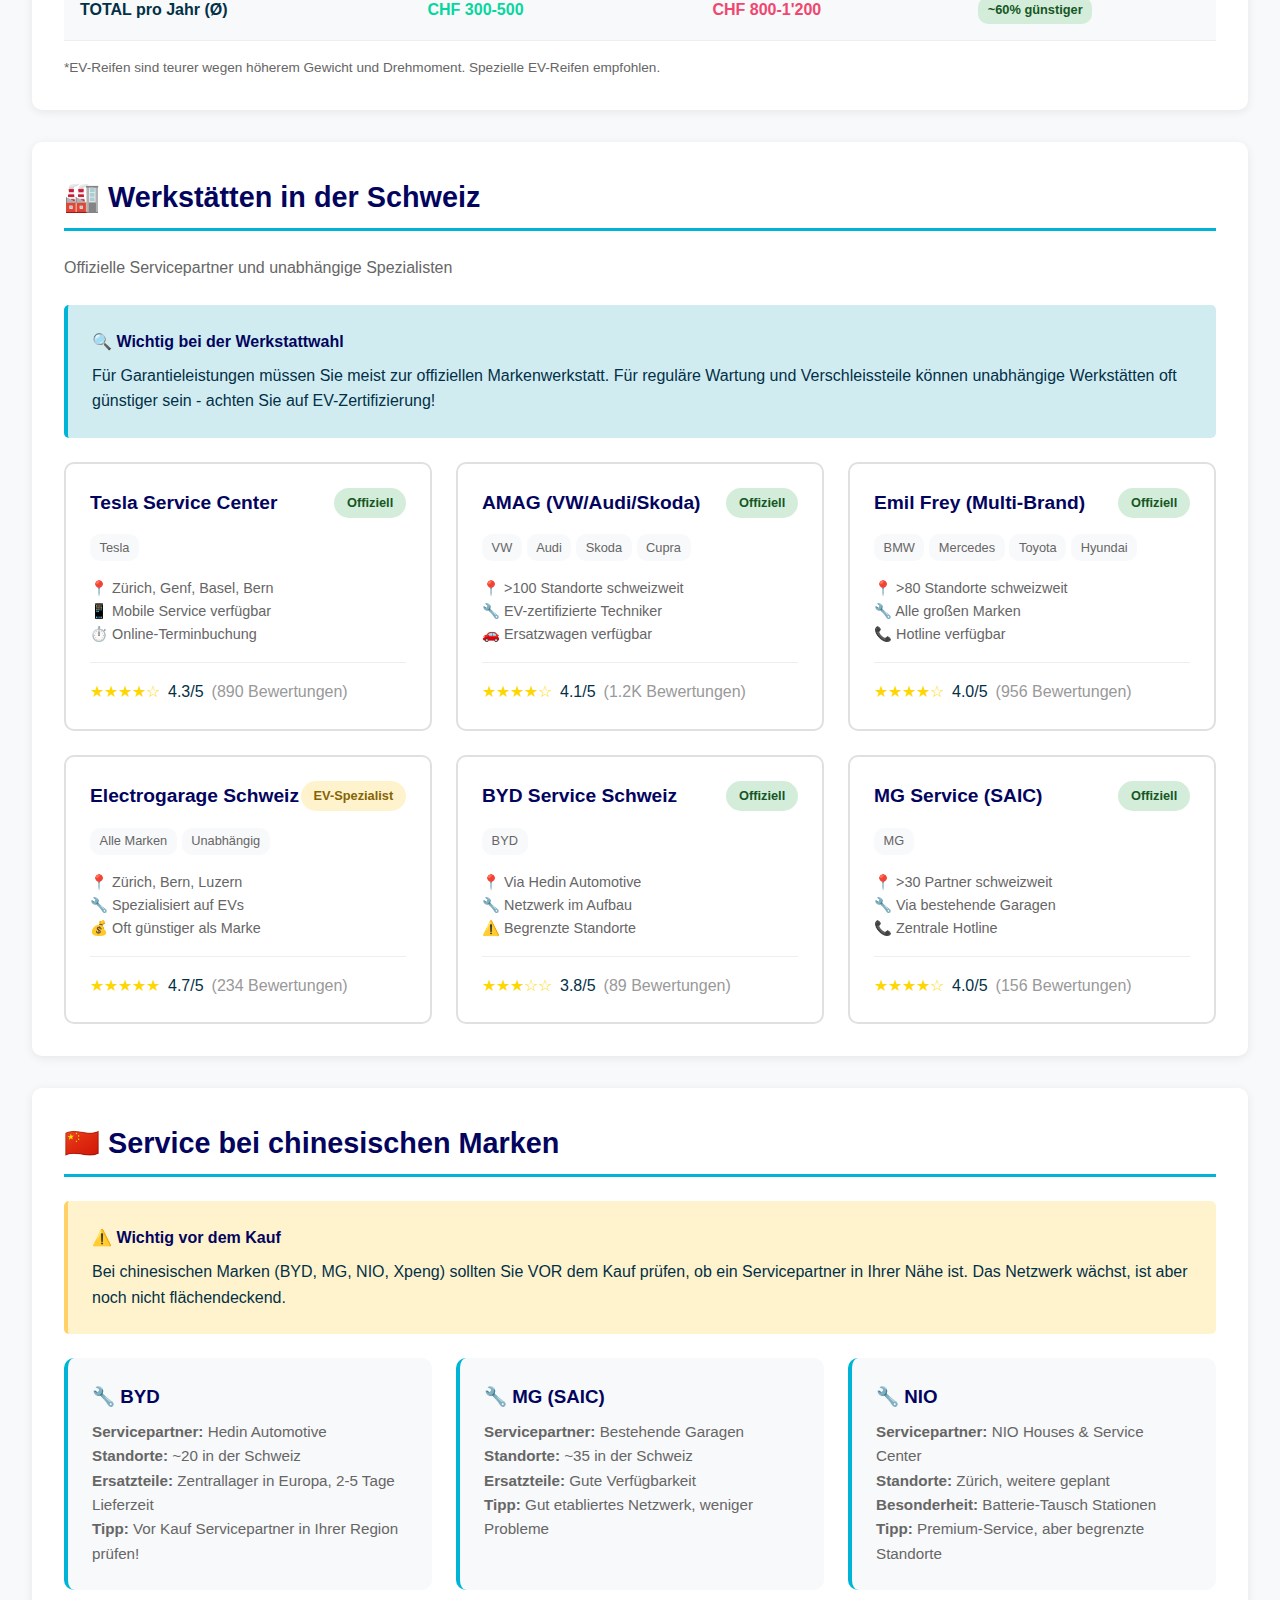
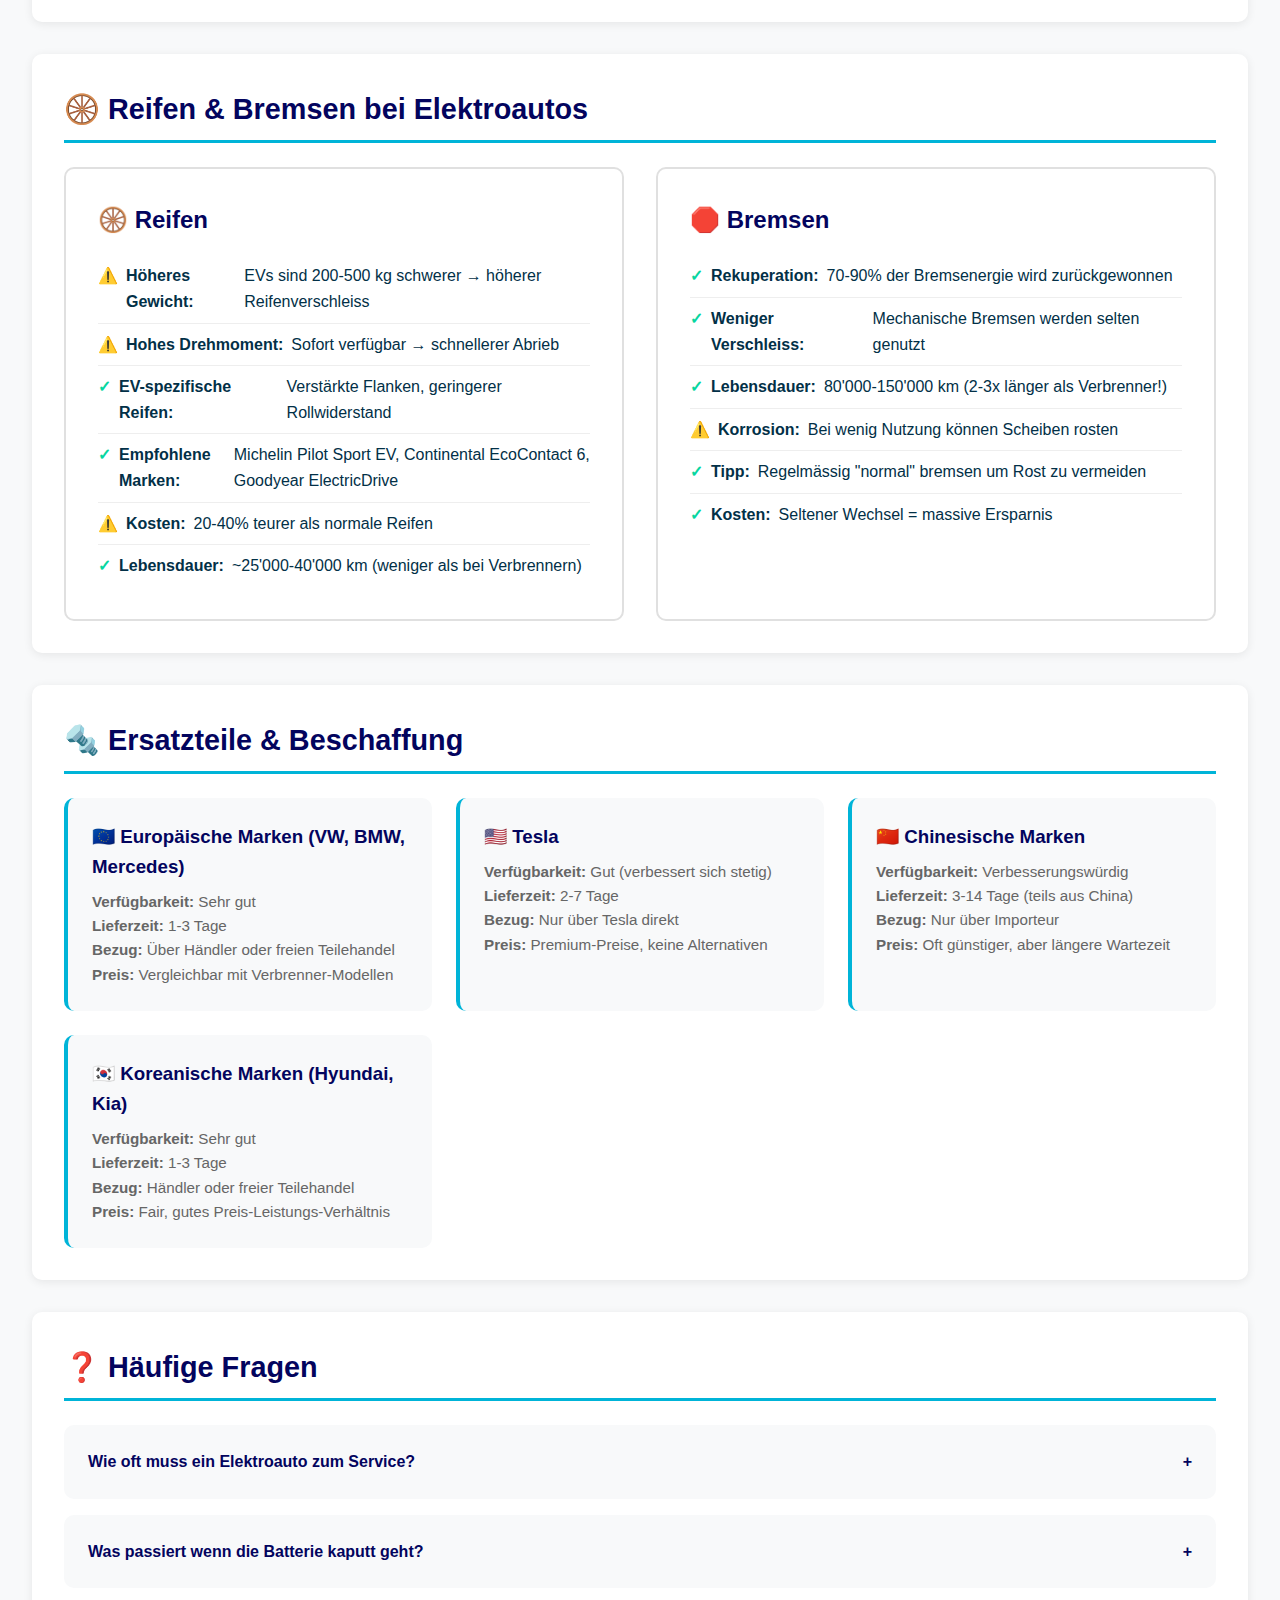
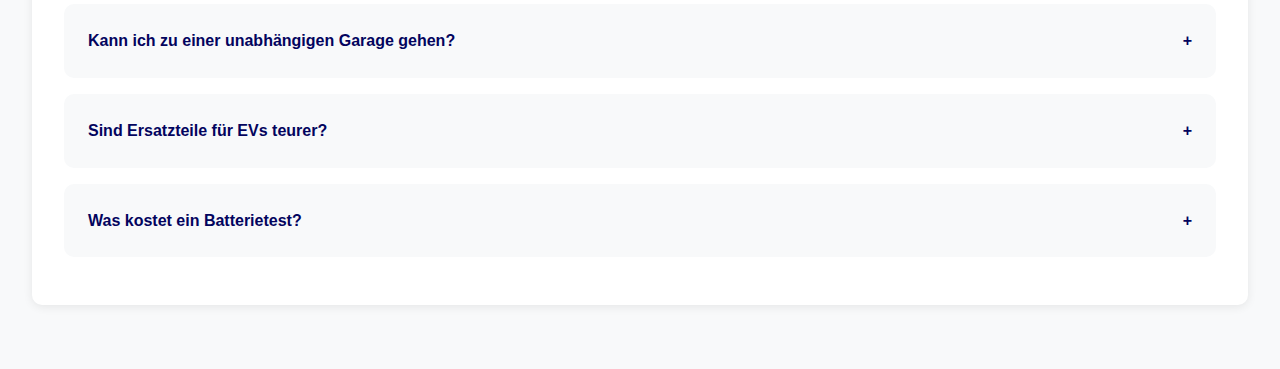
<file: service.html>
<!DOCTYPE html>
<html lang="de">
<head>
    <meta charset="UTF-8">
    <meta name="viewport" content="width=device-width, initial-scale=1.0">
    <title>Service & Wartung | EV Portal Schweiz</title>
    <style>
        * {
            margin: 0;
            padding: 0;
            box-sizing: border-box;
        }
        
        :root {
            --primary: #00b4d8;
            --secondary: #0077b6;
            --accent: #90e0ef;
            --dark: #03045e;
            --success: #06d6a0;
            --warning: #ffd166;
            --danger: #ef476f;
            --text: #023047;
            --bg: #f8f9fa;
        }
        
        body {
            font-family: -apple-system, BlinkMacSystemFont, 'Segoe UI', Roboto, sans-serif;
            background: var(--bg);
            color: var(--text);
            line-height: 1.6;
        }
        
        .header {
            background: linear-gradient(135deg, var(--dark) 0%, var(--secondary) 100%);
            color: white;
            padding: 2rem;
            box-shadow: 0 4px 6px rgba(0,0,0,0.1);
        }
        
        .header-content {
            max-width: 1400px;
            margin: 0 auto;
            display: flex;
            justify-content: space-between;
            align-items: center;
            flex-wrap: wrap;
            gap: 1rem;
        }
        
        .header h1 {
            font-size: 2.5rem;
            margin-bottom: 0.5rem;
        }
        
        .back-btn {
            color: white;
            text-decoration: none;
            padding: 0.8rem 1.5rem;
            background: rgba(255,255,255,0.2);
            border-radius: 5px;
            border: 2px solid white;
            font-weight: bold;
            transition: all 0.3s;
        }
        
        .back-btn:hover {
            background: white;
            color: var(--dark);
        }
        
        .container {
            max-width: 1400px;
            margin: 0 auto;
            padding: 2rem;
        }
        
        .section {
            background: white;
            padding: 2rem;
            border-radius: 10px;
            box-shadow: 0 2px 10px rgba(0,0,0,0.08);
            margin-bottom: 2rem;
        }
        
        .section-title {
            font-size: 1.8rem;
            color: var(--dark);
            margin-bottom: 1.5rem;
            padding-bottom: 0.5rem;
            border-bottom: 3px solid var(--primary);
        }
        
        .info-grid {
            display: grid;
            grid-template-columns: repeat(auto-fit, minmax(300px, 1fr));
            gap: 1.5rem;
        }
        
        .info-card {
            background: var(--bg);
            padding: 1.5rem;
            border-radius: 10px;
            border-left: 4px solid var(--primary);
        }
        
        .info-card h3 {
            color: var(--dark);
            margin-bottom: 0.5rem;
            display: flex;
            align-items: center;
            gap: 0.5rem;
        }
        
        .info-card p {
            color: #666;
            font-size: 0.95rem;
        }
        
        .battery-health {
            background: linear-gradient(135deg, var(--accent) 0%, var(--primary) 100%);
            color: white;
            padding: 2rem;
            border-radius: 10px;
            margin: 1.5rem 0;
        }
        
        .battery-tips {
            display: grid;
            grid-template-columns: repeat(auto-fit, minmax(250px, 1fr));
            gap: 1rem;
            margin-top: 1.5rem;
        }
        
        .battery-tip {
            background: rgba(255,255,255,0.2);
            padding: 1rem;
            border-radius: 5px;
        }
        
        .battery-tip h4 {
            margin-bottom: 0.5rem;
        }
        
        .workshop-grid {
            display: grid;
            grid-template-columns: repeat(auto-fill, minmax(320px, 1fr));
            gap: 1.5rem;
        }
        
        .workshop-card {
            background: white;
            border: 2px solid #e0e0e0;
            border-radius: 10px;
            padding: 1.5rem;
            transition: all 0.3s;
        }
        
        .workshop-card:hover {
            border-color: var(--primary);
            box-shadow: 0 5px 20px rgba(0,0,0,0.1);
            transform: translateY(-3px);
        }
        
        .workshop-header {
            display: flex;
            justify-content: space-between;
            align-items: start;
            margin-bottom: 1rem;
        }
        
        .workshop-name {
            font-size: 1.2rem;
            font-weight: bold;
            color: var(--dark);
        }
        
        .workshop-type {
            padding: 0.3rem 0.8rem;
            border-radius: 15px;
            font-size: 0.8rem;
            font-weight: 600;
        }
        
        .type-official {
            background: #d4edda;
            color: #155724;
        }
        
        .type-independent {
            background: #d1ecf1;
            color: #0c5460;
        }
        
        .type-specialist {
            background: #fff3cd;
            color: #856404;
        }
        
        .workshop-brands {
            display: flex;
            flex-wrap: wrap;
            gap: 0.3rem;
            margin: 1rem 0;
        }
        
        .brand-tag {
            background: var(--bg);
            padding: 0.2rem 0.6rem;
            border-radius: 10px;
            font-size: 0.8rem;
            color: #666;
        }
        
        .workshop-info {
            font-size: 0.9rem;
            color: #666;
        }
        
        .workshop-rating {
            display: flex;
            align-items: center;
            gap: 0.5rem;
            margin-top: 1rem;
            padding-top: 1rem;
            border-top: 1px solid #eee;
        }
        
        .stars {
            color: #ffd700;
        }
        
        .cost-table {
            width: 100%;
            border-collapse: collapse;
            margin-top: 1.5rem;
        }
        
        .cost-table th,
        .cost-table td {
            padding: 1rem;
            text-align: left;
            border-bottom: 1px solid #eee;
        }
        
        .cost-table th {
            background: var(--bg);
            font-weight: 600;
            color: var(--dark);
        }
        
        .cost-table tr:hover {
            background: var(--bg);
        }
        
        .comparison-badge {
            display: inline-block;
            padding: 0.2rem 0.6rem;
            border-radius: 10px;
            font-size: 0.8rem;
            font-weight: 600;
        }
        
        .badge-cheaper {
            background: #d4edda;
            color: #155724;
        }
        
        .badge-similar {
            background: #fff3cd;
            color: #856404;
        }
        
        .badge-expensive {
            background: #f8d7da;
            color: #721c24;
        }
        
        .faq-item {
            background: var(--bg);
            padding: 1.5rem;
            border-radius: 10px;
            margin-bottom: 1rem;
            cursor: pointer;
            transition: all 0.3s;
        }
        
        .faq-item:hover {
            box-shadow: 0 2px 10px rgba(0,0,0,0.1);
        }
        
        .faq-question {
            font-weight: bold;
            color: var(--dark);
            display: flex;
            justify-content: space-between;
            align-items: center;
        }
        
        .faq-answer {
            margin-top: 1rem;
            padding-top: 1rem;
            border-top: 1px solid #ddd;
            color: #666;
            display: none;
        }
        
        .faq-item.active .faq-answer {
            display: block;
        }
        
        .alert-box {
            background: #fff3cd;
            border-left: 4px solid var(--warning);
            padding: 1.5rem;
            margin: 1.5rem 0;
            border-radius: 5px;
        }
        
        .alert-box.info {
            background: #d1ecf1;
            border-left-color: var(--primary);
        }
        
        .alert-box.success {
            background: #d4edda;
            border-left-color: var(--success);
        }
        
        .alert-box h4 {
            color: var(--dark);
            margin-bottom: 0.5rem;
        }
        
        .tires-brakes {
            display: grid;
            grid-template-columns: 1fr 1fr;
            gap: 2rem;
            margin-top: 1.5rem;
        }
        
        .tire-card, .brake-card {
            background: white;
            border: 2px solid #e0e0e0;
            border-radius: 10px;
            padding: 2rem;
        }
        
        .tire-card h3, .brake-card h3 {
            color: var(--dark);
            margin-bottom: 1rem;
            font-size: 1.5rem;
        }
        
        .feature-list {
            list-style: none;
            padding: 0;
        }
        
        .feature-list li {
            padding: 0.5rem 0;
            border-bottom: 1px solid #eee;
            display: flex;
            align-items: start;
            gap: 0.5rem;
        }
        
        .feature-list li:last-child {
            border-bottom: none;
        }
        
        .check-icon {
            color: var(--success);
            font-weight: bold;
        }
        
        .warning-icon {
            color: var(--warning);
            font-weight: bold;
        }
        
        @media (max-width: 768px) {
            .header h1 {
                font-size: 1.8rem;
            }
            
            .tires-brakes {
                grid-template-columns: 1fr;
            }
            
            .info-grid {
                grid-template-columns: 1fr;
            }
        }
    </style>
</head>
<body>
    <div class="header">
        <div class="header-content">
            <div>
                <h1>🔧 Service & Wartung</h1>
                <p>Alles zu Batterie, Werkstätten, Ersatzteilen und laufenden Kosten</p>
            </div>
            <a href="index.html" class="back-btn">← Zurück zur Startseite</a>
        </div>
    </div>

    <div class="container">
        <!-- Battery Section -->
        <div class="section">
            <h2 class="section-title">🔋 Batterie-Lebensdauer & Pflege</h2>
            
            <div class="battery-health">
                <h3 style="font-size: 1.5rem; margin-bottom: 1rem;">💡 Wichtig zu wissen: EV-Batterien halten länger als gedacht!</h3>
                <p style="font-size: 1.1rem; margin-bottom: 1rem;">
                    Moderne Lithium-Ionen-Batterien in Elektroautos sind für <strong>1'500-2'000 Ladezyklen</strong> ausgelegt. 
                    Das entspricht bei durchschnittlicher Nutzung <strong>300'000-500'000 km</strong> Laufleistung!
                </p>
                <p>
                    Die meisten Hersteller garantieren <strong>70-80% Kapazität nach 8 Jahren oder 160'000 km</strong>.
                </p>
                
                <div class="battery-tips">
                    <div class="battery-tip">
                        <h4>✅ Idealbereich: 20-80%</h4>
                        <p>Vermeiden Sie regelmäßiges Laden auf 100% oder Entladen unter 20%.</p>
                    </div>
                    <div class="battery-tip">
                        <h4>✅ Langsam laden wenn möglich</h4>
                        <p>AC-Laden (Wallbox) ist schonender als häufiges DC-Schnellladen.</p>
                    </div>
                    <div class="battery-tip">
                        <h4>✅ Extreme Temperaturen vermeiden</h4>
                        <p>Parken Sie im Sommer im Schatten, im Winter in der Garage.</p>
                    </div>
                    <div class="battery-tip">
                        <h4>✅ Nicht voll geladen stehen lassen</h4>
                        <p>Vor längerer Standzeit auf 50-60% laden.</p>
                    </div>
                </div>
            </div>
            
            <div class="alert-box success">
                <h4>📊 Statistik aus der Praxis</h4>
                <p>Tesla-Daten zeigen: Nach 320'000 km haben Batterien im Durchschnitt noch <strong>88% ihrer ursprünglichen Kapazität</strong>. Die Technologie ist ausgereift!</p>
            </div>
        </div>

        <!-- Service Comparison -->
        <div class="section">
            <h2 class="section-title">💰 Servicekosten: EV vs. Verbrenner</h2>
            <p style="color: #666; margin-bottom: 1rem;">Durchschnittliche jährliche Wartungskosten in der Schweiz</p>
            
            <table class="cost-table">
                <thead>
                    <tr>
                        <th>Serviceart</th>
                        <th>Elektroauto</th>
                        <th>Verbrenner</th>
                        <th>Unterschied</th>
                    </tr>
                </thead>
                <tbody>
                    <tr>
                        <td><strong>Jährlicher Service</strong></td>
                        <td>CHF 150-300</td>
                        <td>CHF 400-600</td>
                        <td><span class="comparison-badge badge-cheaper">50-60% günstiger</span></td>
                    </tr>
                    <tr>
                        <td><strong>Ölwechsel</strong></td>
                        <td>Nicht nötig ✓</td>
                        <td>CHF 150-250/Jahr</td>
                        <td><span class="comparison-badge badge-cheaper">Entfällt komplett</span></td>
                    </tr>
                    <tr>
                        <td><strong>Bremsen (Lebensdauer)</strong></td>
                        <td>80'000-150'000 km</td>
                        <td>30'000-60'000 km</td>
                        <td><span class="comparison-badge badge-cheaper">2-3x länger</span></td>
                    </tr>
                    <tr>
                        <td><strong>Reifen</strong></td>
                        <td>CHF 600-1'200/Satz</td>
                        <td>CHF 400-800/Satz</td>
                        <td><span class="comparison-badge badge-expensive">20-40% teurer*</span></td>
                    </tr>
                    <tr>
                        <td><strong>Zahnriemen</strong></td>
                        <td>Nicht vorhanden ✓</td>
                        <td>CHF 600-1'200</td>
                        <td><span class="comparison-badge badge-cheaper">Entfällt komplett</span></td>
                    </tr>
                    <tr>
                        <td><strong>Auspuffanlage</strong></td>
                        <td>Nicht vorhanden ✓</td>
                        <td>CHF 500-2'000</td>
                        <td><span class="comparison-badge badge-cheaper">Entfällt komplett</span></td>
                    </tr>
                    <tr>
                        <td><strong>Getriebe</strong></td>
                        <td>Wartungsfrei ✓</td>
                        <td>CHF 200-400</td>
                        <td><span class="comparison-badge badge-cheaper">Entfällt</span></td>
                    </tr>
                    <tr style="background: var(--bg); font-weight: bold;">
                        <td><strong>TOTAL pro Jahr (Ø)</strong></td>
                        <td style="color: var(--success);">CHF 300-500</td>
                        <td style="color: var(--danger);">CHF 800-1'200</td>
                        <td><span class="comparison-badge badge-cheaper">~60% günstiger</span></td>
                    </tr>
                </tbody>
            </table>
            
            <p style="font-size: 0.85rem; color: #666; margin-top: 1rem;">
                *EV-Reifen sind teurer wegen höherem Gewicht und Drehmoment. Spezielle EV-Reifen empfohlen.
            </p>
        </div>

        <!-- Workshops -->
        <div class="section">
            <h2 class="section-title">🏭 Werkstätten in der Schweiz</h2>
            <p style="color: #666; margin-bottom: 1.5rem;">Offizielle Servicepartner und unabhängige Spezialisten</p>
            
            <div class="alert-box info">
                <h4>🔍 Wichtig bei der Werkstattwahl</h4>
                <p>Für Garantieleistungen müssen Sie meist zur offiziellen Markenwerkstatt. Für reguläre Wartung und Verschleissteile können unabhängige Werkstätten oft günstiger sein - achten Sie auf EV-Zertifizierung!</p>
            </div>
            
            <div class="workshop-grid">
                <div class="workshop-card">
                    <div class="workshop-header">
                        <div class="workshop-name">Tesla Service Center</div>
                        <span class="workshop-type type-official">Offiziell</span>
                    </div>
                    <div class="workshop-brands">
                        <span class="brand-tag">Tesla</span>
                    </div>
                    <div class="workshop-info">
                        <p>📍 Zürich, Genf, Basel, Bern</p>
                        <p>📱 Mobile Service verfügbar</p>
                        <p>⏱️ Online-Terminbuchung</p>
                    </div>
                    <div class="workshop-rating">
                        <span class="stars">★★★★☆</span>
                        <span>4.3/5</span>
                        <span style="color: #999;">(890 Bewertungen)</span>
                    </div>
                </div>

                <div class="workshop-card">
                    <div class="workshop-header">
                        <div class="workshop-name">AMAG (VW/Audi/Skoda)</div>
                        <span class="workshop-type type-official">Offiziell</span>
                    </div>
                    <div class="workshop-brands">
                        <span class="brand-tag">VW</span>
                        <span class="brand-tag">Audi</span>
                        <span class="brand-tag">Skoda</span>
                        <span class="brand-tag">Cupra</span>
                    </div>
                    <div class="workshop-info">
                        <p>📍 >100 Standorte schweizweit</p>
                        <p>🔧 EV-zertifizierte Techniker</p>
                        <p>🚗 Ersatzwagen verfügbar</p>
                    </div>
                    <div class="workshop-rating">
                        <span class="stars">★★★★☆</span>
                        <span>4.1/5</span>
                        <span style="color: #999;">(1.2K Bewertungen)</span>
                    </div>
                </div>

                <div class="workshop-card">
                    <div class="workshop-header">
                        <div class="workshop-name">Emil Frey (Multi-Brand)</div>
                        <span class="workshop-type type-official">Offiziell</span>
                    </div>
                    <div class="workshop-brands">
                        <span class="brand-tag">BMW</span>
                        <span class="brand-tag">Mercedes</span>
                        <span class="brand-tag">Toyota</span>
                        <span class="brand-tag">Hyundai</span>
                    </div>
                    <div class="workshop-info">
                        <p>📍 >80 Standorte schweizweit</p>
                        <p>🔧 Alle großen Marken</p>
                        <p>📞 Hotline verfügbar</p>
                    </div>
                    <div class="workshop-rating">
                        <span class="stars">★★★★☆</span>
                        <span>4.0/5</span>
                        <span style="color: #999;">(956 Bewertungen)</span>
                    </div>
                </div>

                <div class="workshop-card">
                    <div class="workshop-header">
                        <div class="workshop-name">Electrogarage Schweiz</div>
                        <span class="workshop-type type-specialist">EV-Spezialist</span>
                    </div>
                    <div class="workshop-brands">
                        <span class="brand-tag">Alle Marken</span>
                        <span class="brand-tag">Unabhängig</span>
                    </div>
                    <div class="workshop-info">
                        <p>📍 Zürich, Bern, Luzern</p>
                        <p>🔧 Spezialisiert auf EVs</p>
                        <p>💰 Oft günstiger als Marke</p>
                    </div>
                    <div class="workshop-rating">
                        <span class="stars">★★★★★</span>
                        <span>4.7/5</span>
                        <span style="color: #999;">(234 Bewertungen)</span>
                    </div>
                </div>

                <div class="workshop-card">
                    <div class="workshop-header">
                        <div class="workshop-name">BYD Service Schweiz</div>
                        <span class="workshop-type type-official">Offiziell</span>
                    </div>
                    <div class="workshop-brands">
                        <span class="brand-tag">BYD</span>
                    </div>
                    <div class="workshop-info">
                        <p>📍 Via Hedin Automotive</p>
                        <p>🔧 Netzwerk im Aufbau</p>
                        <p>⚠️ Begrenzte Standorte</p>
                    </div>
                    <div class="workshop-rating">
                        <span class="stars">★★★☆☆</span>
                        <span>3.8/5</span>
                        <span style="color: #999;">(89 Bewertungen)</span>
                    </div>
                </div>

                <div class="workshop-card">
                    <div class="workshop-header">
                        <div class="workshop-name">MG Service (SAIC)</div>
                        <span class="workshop-type type-official">Offiziell</span>
                    </div>
                    <div class="workshop-brands">
                        <span class="brand-tag">MG</span>
                    </div>
                    <div class="workshop-info">
                        <p>📍 >30 Partner schweizweit</p>
                        <p>🔧 Via bestehende Garagen</p>
                        <p>📞 Zentrale Hotline</p>
                    </div>
                    <div class="workshop-rating">
                        <span class="stars">★★★★☆</span>
                        <span>4.0/5</span>
                        <span style="color: #999;">(156 Bewertungen)</span>
                    </div>
                </div>
            </div>
        </div>

        <!-- Chinese Brands Service -->
        <div class="section">
            <h2 class="section-title">🇨🇳 Service bei chinesischen Marken</h2>
            
            <div class="alert-box">
                <h4>⚠️ Wichtig vor dem Kauf</h4>
                <p>Bei chinesischen Marken (BYD, MG, NIO, Xpeng) sollten Sie VOR dem Kauf prüfen, ob ein Servicepartner in Ihrer Nähe ist. Das Netzwerk wächst, ist aber noch nicht flächendeckend.</p>
            </div>
            
            <div class="info-grid" style="margin-top: 1.5rem;">
                <div class="info-card">
                    <h3>🔧 BYD</h3>
                    <p><strong>Servicepartner:</strong> Hedin Automotive</p>
                    <p><strong>Standorte:</strong> ~20 in der Schweiz</p>
                    <p><strong>Ersatzteile:</strong> Zentrallager in Europa, 2-5 Tage Lieferzeit</p>
                    <p><strong>Tipp:</strong> Vor Kauf Servicepartner in Ihrer Region prüfen!</p>
                </div>
                
                <div class="info-card">
                    <h3>🔧 MG (SAIC)</h3>
                    <p><strong>Servicepartner:</strong> Bestehende Garagen</p>
                    <p><strong>Standorte:</strong> ~35 in der Schweiz</p>
                    <p><strong>Ersatzteile:</strong> Gute Verfügbarkeit</p>
                    <p><strong>Tipp:</strong> Gut etabliertes Netzwerk, weniger Probleme</p>
                </div>
                
                <div class="info-card">
                    <h3>🔧 NIO</h3>
                    <p><strong>Servicepartner:</strong> NIO Houses & Service Center</p>
                    <p><strong>Standorte:</strong> Zürich, weitere geplant</p>
                    <p><strong>Besonderheit:</strong> Batterie-Tausch Stationen</p>
                    <p><strong>Tipp:</strong> Premium-Service, aber begrenzte Standorte</p>
                </div>
            </div>
        </div>

        <!-- Tires & Brakes -->
        <div class="section">
            <h2 class="section-title">🛞 Reifen & Bremsen bei Elektroautos</h2>
            
            <div class="tires-brakes">
                <div class="tire-card">
                    <h3>🛞 Reifen</h3>
                    <ul class="feature-list">
                        <li><span class="warning-icon">⚠️</span> <strong>Höheres Gewicht:</strong> EVs sind 200-500 kg schwerer → höherer Reifenverschleiss</li>
                        <li><span class="warning-icon">⚠️</span> <strong>Hohes Drehmoment:</strong> Sofort verfügbar → schnellerer Abrieb</li>
                        <li><span class="check-icon">✓</span> <strong>EV-spezifische Reifen:</strong> Verstärkte Flanken, geringerer Rollwiderstand</li>
                        <li><span class="check-icon">✓</span> <strong>Empfohlene Marken:</strong> Michelin Pilot Sport EV, Continental EcoContact 6, Goodyear ElectricDrive</li>
                        <li><span class="warning-icon">⚠️</span> <strong>Kosten:</strong> 20-40% teurer als normale Reifen</li>
                        <li><span class="check-icon">✓</span> <strong>Lebensdauer:</strong> ~25'000-40'000 km (weniger als bei Verbrennern)</li>
                    </ul>
                </div>
                
                <div class="brake-card">
                    <h3>🛑 Bremsen</h3>
                    <ul class="feature-list">
                        <li><span class="check-icon">✓</span> <strong>Rekuperation:</strong> 70-90% der Bremsenergie wird zurückgewonnen</li>
                        <li><span class="check-icon">✓</span> <strong>Weniger Verschleiss:</strong> Mechanische Bremsen werden selten genutzt</li>
                        <li><span class="check-icon">✓</span> <strong>Lebensdauer:</strong> 80'000-150'000 km (2-3x länger als Verbrenner!)</li>
                        <li><span class="warning-icon">⚠️</span> <strong>Korrosion:</strong> Bei wenig Nutzung können Scheiben rosten</li>
                        <li><span class="check-icon">✓</span> <strong>Tipp:</strong> Regelmässig "normal" bremsen um Rost zu vermeiden</li>
                        <li><span class="check-icon">✓</span> <strong>Kosten:</strong> Seltener Wechsel = massive Ersparnis</li>
                    </ul>
                </div>
            </div>
        </div>

        <!-- Spare Parts -->
        <div class="section">
            <h2 class="section-title">🔩 Ersatzteile & Beschaffung</h2>
            
            <div class="info-grid">
                <div class="info-card">
                    <h3>🇪🇺 Europäische Marken (VW, BMW, Mercedes)</h3>
                    <p><strong>Verfügbarkeit:</strong> Sehr gut</p>
                    <p><strong>Lieferzeit:</strong> 1-3 Tage</p>
                    <p><strong>Bezug:</strong> Über Händler oder freien Teilehandel</p>
                    <p><strong>Preis:</strong> Vergleichbar mit Verbrenner-Modellen</p>
                </div>
                
                <div class="info-card">
                    <h3>🇺🇸 Tesla</h3>
                    <p><strong>Verfügbarkeit:</strong> Gut (verbessert sich stetig)</p>
                    <p><strong>Lieferzeit:</strong> 2-7 Tage</p>
                    <p><strong>Bezug:</strong> Nur über Tesla direkt</p>
                    <p><strong>Preis:</strong> Premium-Preise, keine Alternativen</p>
                </div>
                
                <div class="info-card">
                    <h3>🇨🇳 Chinesische Marken</h3>
                    <p><strong>Verfügbarkeit:</strong> Verbesserungswürdig</p>
                    <p><strong>Lieferzeit:</strong> 3-14 Tage (teils aus China)</p>
                    <p><strong>Bezug:</strong> Nur über Importeur</p>
                    <p><strong>Preis:</strong> Oft günstiger, aber längere Wartezeit</p>
                </div>
                
                <div class="info-card">
                    <h3>🇰🇷 Koreanische Marken (Hyundai, Kia)</h3>
                    <p><strong>Verfügbarkeit:</strong> Sehr gut</p>
                    <p><strong>Lieferzeit:</strong> 1-3 Tage</p>
                    <p><strong>Bezug:</strong> Händler oder freier Teilehandel</p>
                    <p><strong>Preis:</strong> Fair, gutes Preis-Leistungs-Verhältnis</p>
                </div>
            </div>
        </div>

        <!-- FAQ -->
        <div class="section">
            <h2 class="section-title">❓ Häufige Fragen</h2>
            
            <div class="faq-item" onclick="this.classList.toggle('active')">
                <div class="faq-question">
                    <span>Wie oft muss ein Elektroauto zum Service?</span>
                    <span>+</span>
                </div>
                <div class="faq-answer">
                    Typischerweise einmal pro Jahr oder alle 15'000-30'000 km (je nach Hersteller). Der Service ist deutlich einfacher als bei Verbrennern: Hauptsächlich Bremsen prüfen, Kühlflüssigkeit checken, Software-Updates und allgemeine Inspektion.
                </div>
            </div>
            
            <div class="faq-item" onclick="this.classList.toggle('active')">
                <div class="faq-question">
                    <span>Was passiert wenn die Batterie kaputt geht?</span>
                    <span>+</span>
                </div>
                <div class="faq-answer">
                    Ein kompletter Batteriedefekt ist extrem selten. Die meisten Probleme betreffen einzelne Zellen, die getauscht werden können. Kosten für Einzelzellen-Reparatur: CHF 1'000-5'000. Kompletter Batterietausch (selten nötig): CHF 10'000-25'000 je nach Modell. Wichtig: 8 Jahre Garantie nutzen!
                </div>
            </div>
            
            <div class="faq-item" onclick="this.classList.toggle('active')">
                <div class="faq-question">
                    <span>Kann ich zu einer unabhängigen Garage gehen?</span>
                    <span>+</span>
                </div>
                <div class="faq-answer">
                    Ja, für normale Wartungsarbeiten (Reifen, Bremsen, Fahrwerk) können Sie zu jeder qualifizierten Garage gehen. Für Arbeiten am Hochvolt-System ist eine EV-Zertifizierung nötig. Für Garantieleistungen müssen Sie meist zur Markenwerkstatt.
                </div>
            </div>
            
            <div class="faq-item" onclick="this.classList.toggle('active')">
                <div class="faq-question">
                    <span>Sind Ersatzteile für EVs teurer?</span>
                    <span>+</span>
                </div>
                <div class="faq-answer">
                    Nicht generell. Viele Verschleissteile (Bremsen, Filter) sind sogar günstiger oder entfallen komplett. Spezifische EV-Teile (Batteriemodule, Elektromotor) sind teuer, werden aber selten benötigt. Reifen sind ca. 20-40% teurer wegen EV-spezifischer Anforderungen.
                </div>
            </div>
            
            <div class="faq-item" onclick="this.classList.toggle('active')">
                <div class="faq-question">
                    <span>Was kostet ein Batterietest?</span>
                    <span>+</span>
                </div>
                <div class="faq-answer">
                    Ein professioneller Batterietest ("State of Health" Check) kostet CHF 50-150. Einige Hersteller bieten dies kostenlos an. Viele EVs zeigen den Batteriezustand auch in der App an. Empfehlung: Vor Gebrauchtwagenkauf immer einen Test machen lassen!
                </div>
            </div>
        </div>
    </div>
</body>
</html>
</file>
